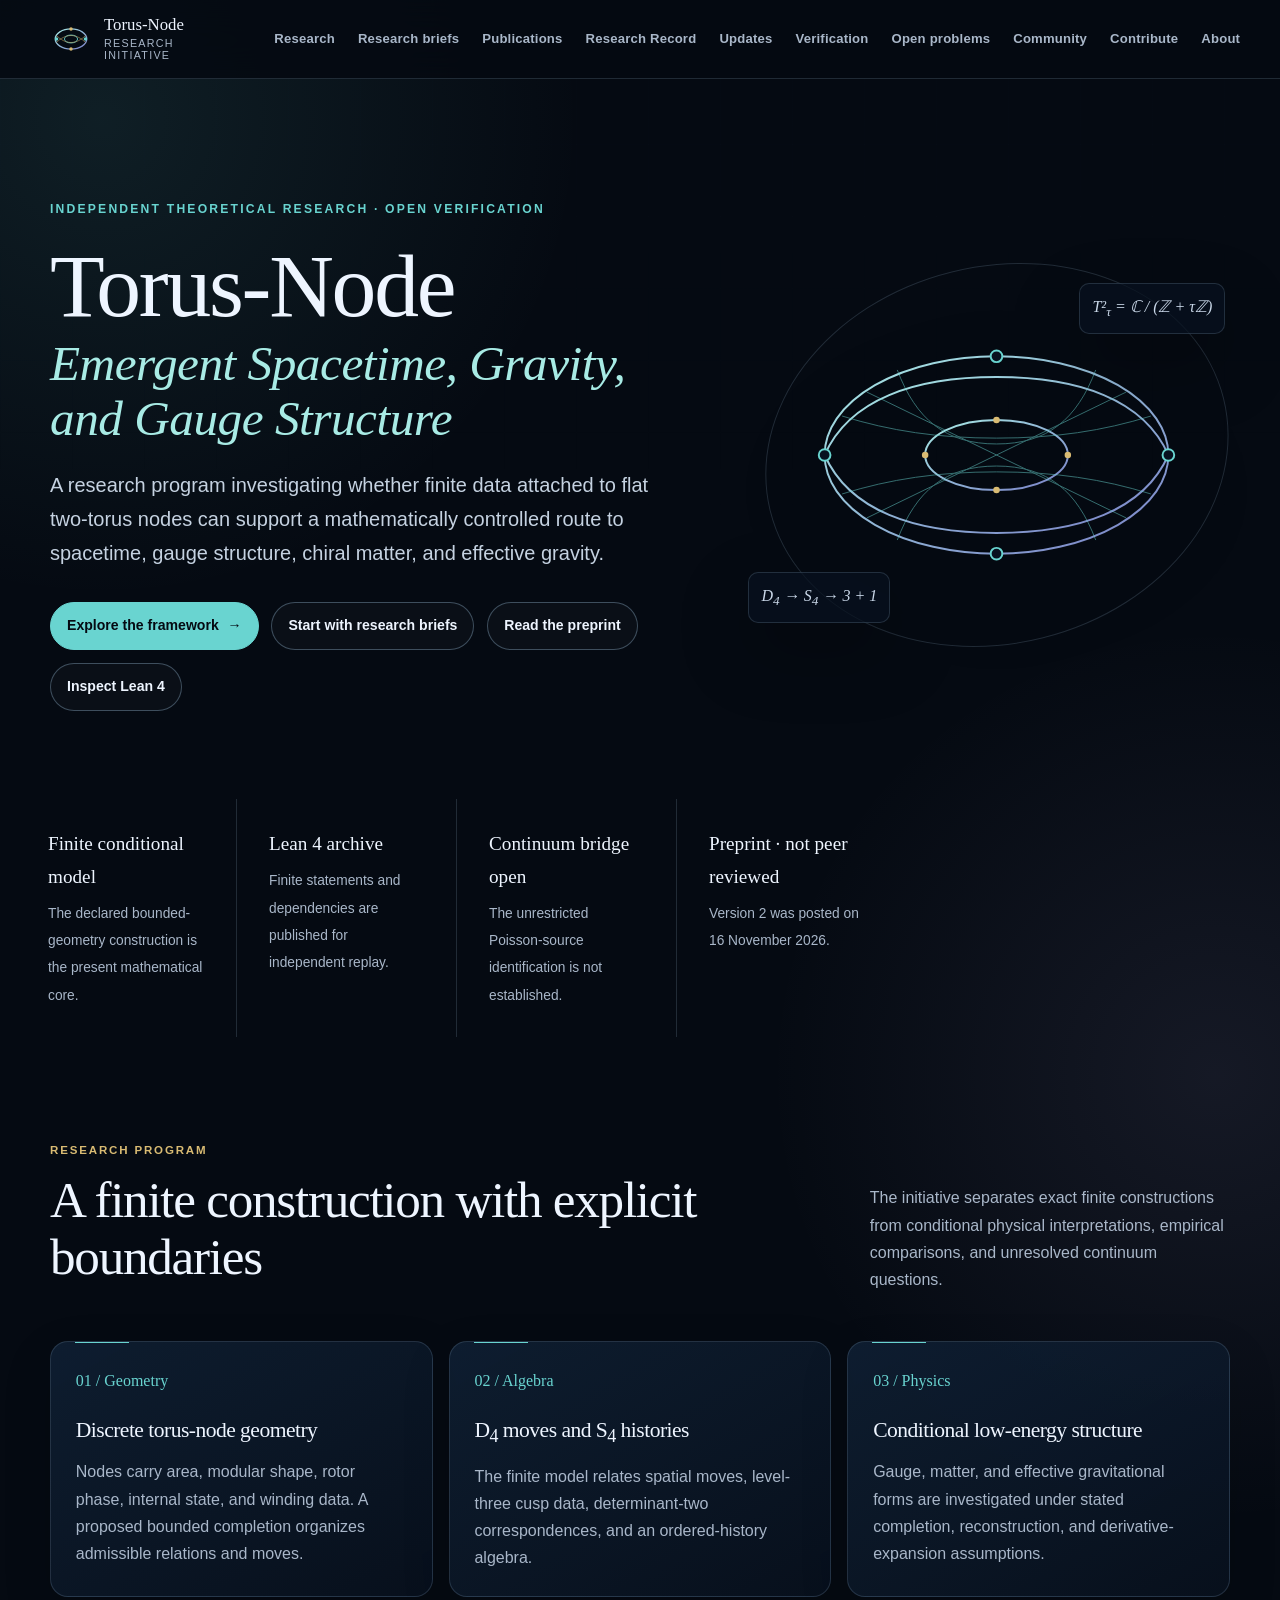
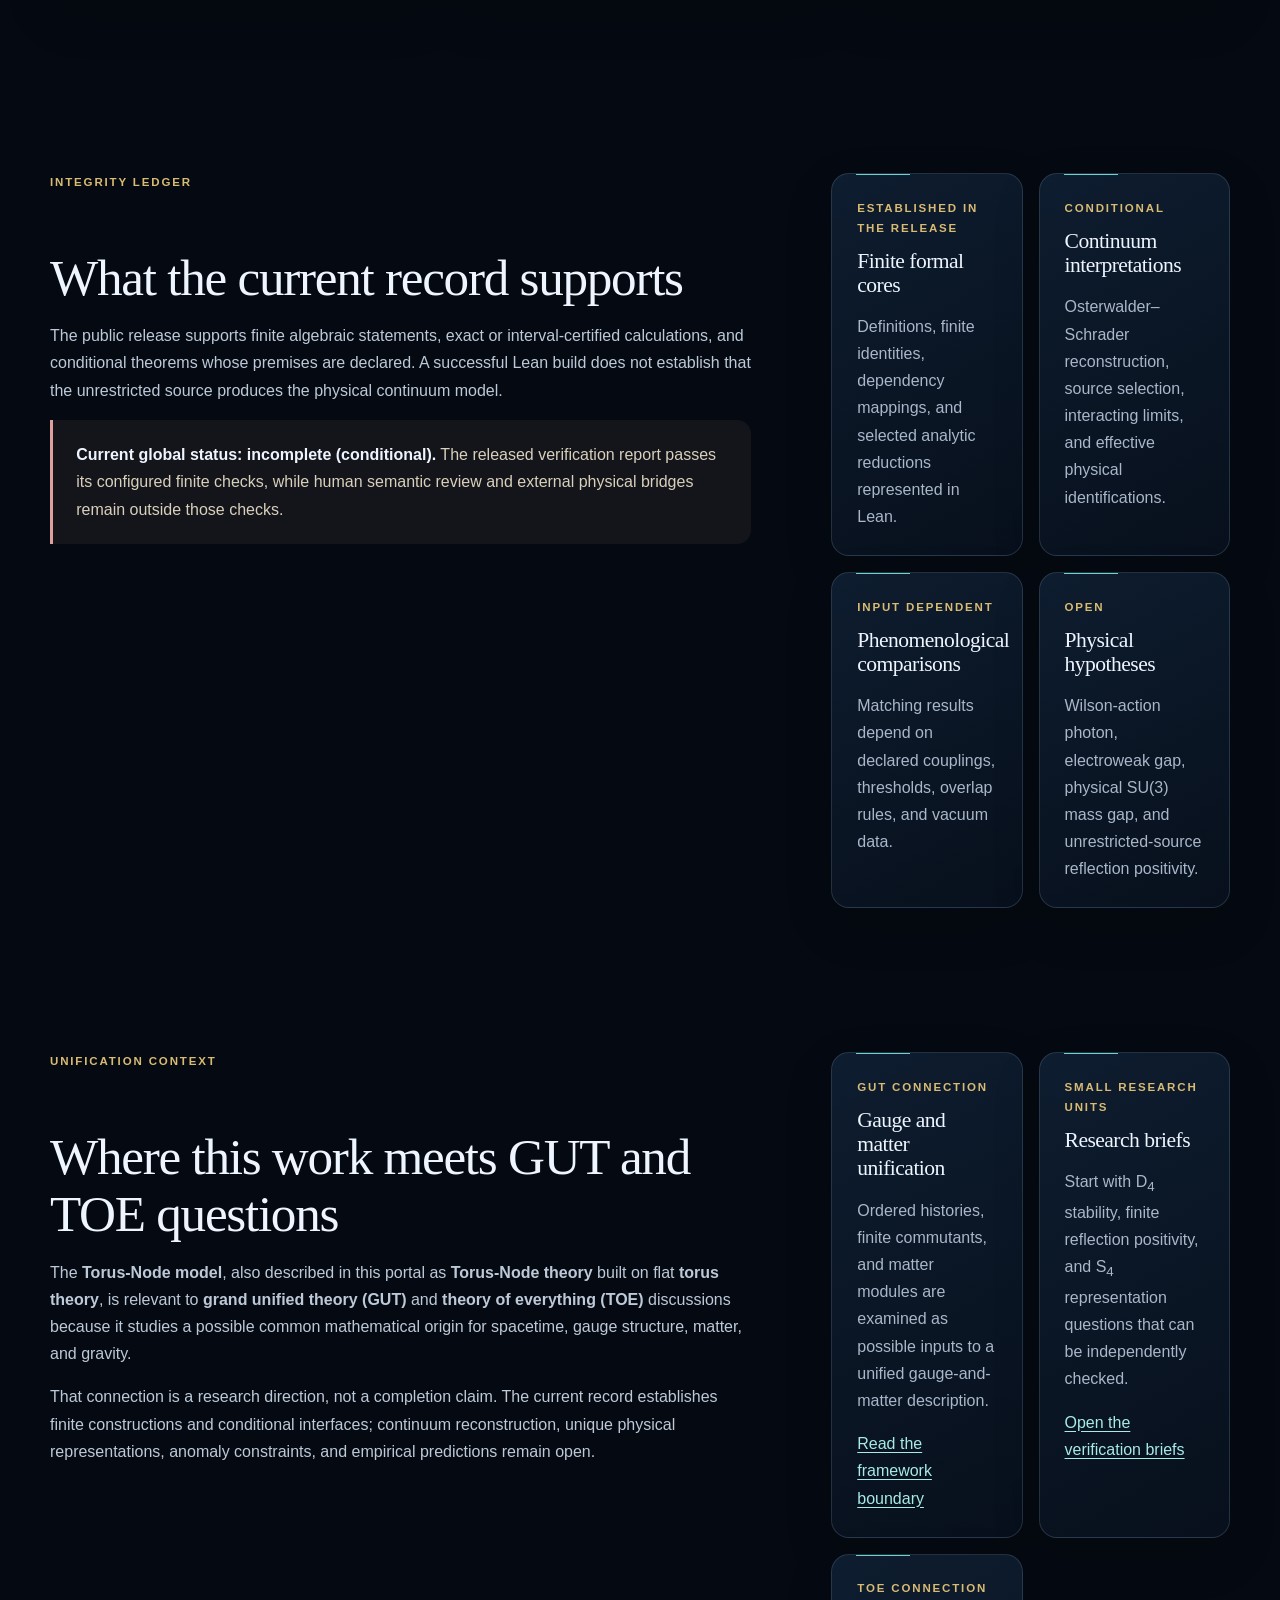
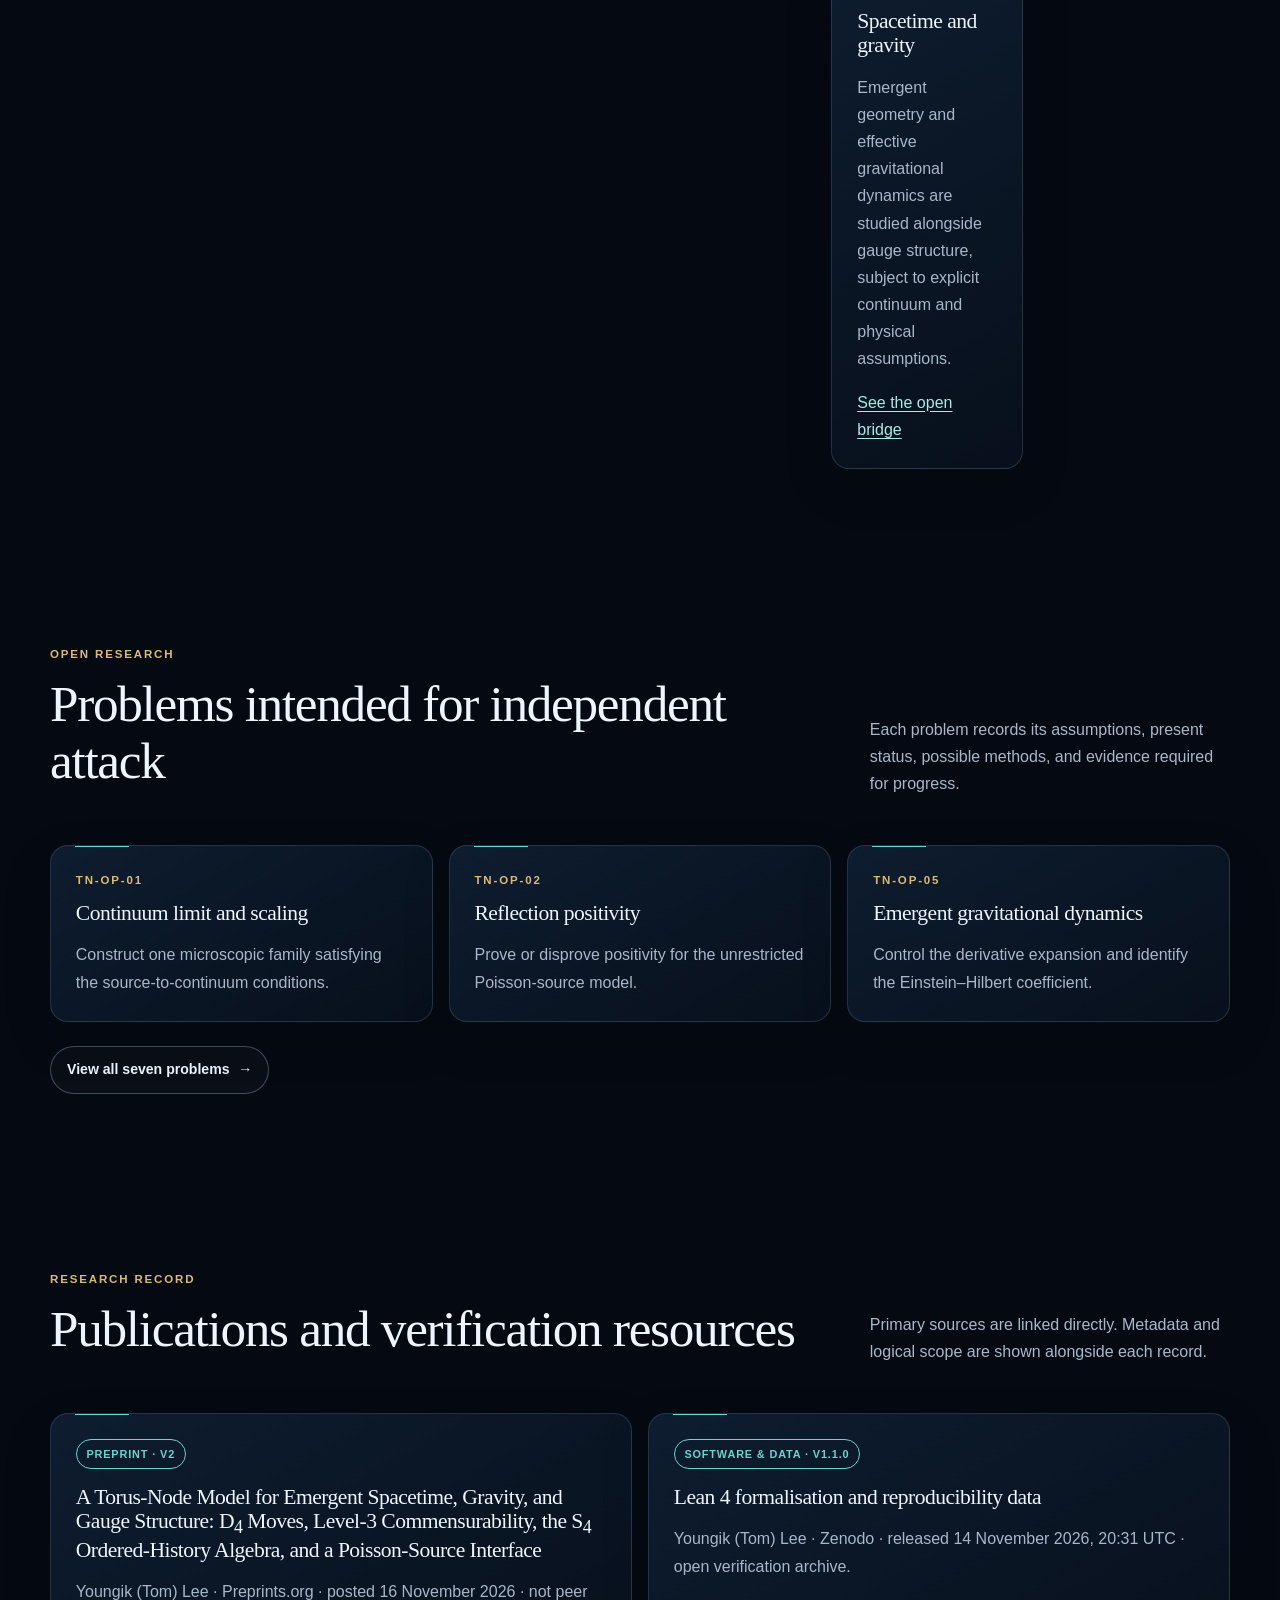
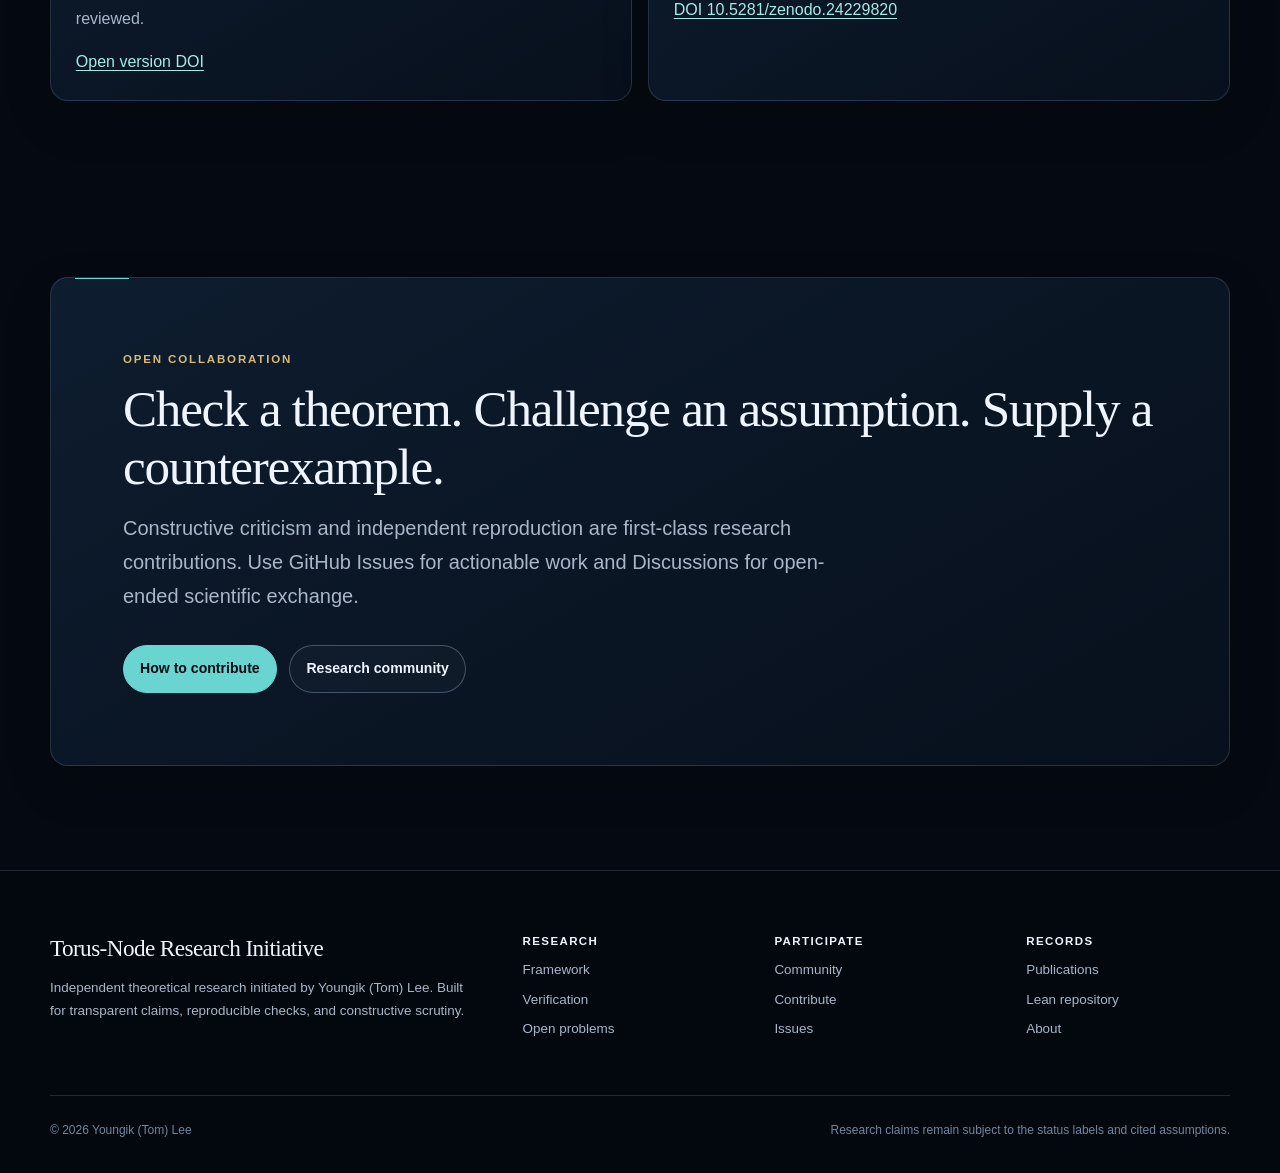
<file: index.html>
<!doctype html>
<html lang="en">
<head>
  <meta charset="utf-8">
  <meta name="viewport" content="width=device-width, initial-scale=1">
  <title>Torus-Node Model Research | Emergent Spacetime &amp; Quantum Gravity</title>
  <meta name="description" content="Independent Torus-Node model and torus theory research on emergent spacetime, quantum gravity, gauge structure, grand unified theory (GUT), and theory of everything (TOE).">
  <!-- SEO:START -->
  <meta name="robots" content="index, follow, max-image-preview:large">
  <meta property="og:site_name" content="Torus-Node Research Initiative">
  <meta property="og:title" content="Torus-Node Model Research | Emergent Spacetime &amp; Quantum Gravity">
  <meta property="og:description" content="Independent Torus-Node model and torus theory research on emergent spacetime, quantum gravity, gauge structure, grand unified theory (GUT), and theory of everything (TOE).">
  <meta property="og:type" content="website">
  <meta property="og:url" content="https://s6ygleee.github.io/torus-node/">
  <meta property="og:image" content="https://s6ygleee.github.io/torus-node/assets/images/torus-node-social.png">
  <meta property="og:image:width" content="1200">
  <meta property="og:image:height" content="630">
  <meta property="og:image:alt" content="Torus-Node Research Initiative: Emergent Spacetime, Gravity, and Gauge Structure">
  <meta name="twitter:card" content="summary_large_image">
  <meta name="twitter:title" content="Torus-Node Model Research | Emergent Spacetime &amp; Quantum Gravity">
  <meta name="twitter:description" content="Independent Torus-Node model and torus theory research on emergent spacetime, quantum gravity, gauge structure, grand unified theory (GUT), and theory of everything (TOE).">
  <meta name="twitter:image" content="https://s6ygleee.github.io/torus-node/assets/images/torus-node-social.png">
  <script type="application/ld+json">{"@context":"https://schema.org","@graph":[{"@type":"WebSite","@id":"https://s6ygleee.github.io/torus-node/#website","url":"https://s6ygleee.github.io/torus-node/","name":"Torus-Node Research Initiative","description":"Emergent Spacetime, Gravity, and Gauge Structure","inLanguage":"en","publisher":{"@id":"https://s6ygleee.github.io/torus-node/#youngik-tom-lee"}},{"@type":"WebPage","@id":"https://s6ygleee.github.io/torus-node/#webpage","url":"https://s6ygleee.github.io/torus-node/","name":"Torus-Node Model Research | Emergent Spacetime & Quantum Gravity","description":"Independent Torus-Node model and torus theory research on emergent spacetime, quantum gravity, gauge structure, grand unified theory (GUT), and theory of everything (TOE).","keywords":["Torus-Node","Torus-Node model","Torus-Node theory","torus theory","emergent spacetime","quantum gravity","grand unified theory","GUT","theory of everything","TOE","Lean 4 formal verification"],"isPartOf":{"@id":"https://s6ygleee.github.io/torus-node/#website"},"about":{"@id":"https://s6ygleee.github.io/torus-node/#initiative"},"dateModified":"2026-11-24","inLanguage":"en"},{"@type":"ResearchProject","@id":"https://s6ygleee.github.io/torus-node/#initiative","name":"Torus-Node Research Initiative","description":"Independent Torus-Node model and torus theory research on emergent spacetime, quantum gravity, gauge structure, grand unified theory, and theory of everything questions. The project does not claim a completed GUT or TOE.","keywords":["Torus-Node","Torus-Node model","Torus-Node theory","torus theory","emergent spacetime","quantum gravity","grand unified theory","GUT","theory of everything","TOE","Lean 4 formal verification"],"alternateName":["Torus-Node model","Torus-Node theory","Torus theory research"],"url":"https://s6ygleee.github.io/torus-node/","sameAs":["https://www.preprints.org/manuscript/202611.0941","https://github.com/s6ygleee/torus-node-lean4","https://doi.org/10.5281/zenodo.24229820"],"founder":{"@id":"https://s6ygleee.github.io/torus-node/#youngik-tom-lee"}},{"@type":"Person","@id":"https://s6ygleee.github.io/torus-node/#youngik-tom-lee","name":"Youngik (Tom) Lee","url":"https://github.com/s6ygleee","sameAs":["https://github.com/s6ygleee"]}]}</script>
  <!-- SEO:END -->
  <meta name="theme-color" content="#050a12">
  <meta name="google-site-verification" content="OmVE_s9zQdX3KdU8ONMf1OtzTQfxIhyMsjP9IjTv-5w" />
  <link rel="canonical" href="https://s6ygleee.github.io/torus-node/">
  <link rel="icon" href="assets/images/torus-node-mark.svg" type="image/svg+xml">
  <link rel="stylesheet" href="assets/css/styles.css">
  <script src="assets/js/main.js" defer></script>
</head>
<body>
  <a class="skip-link" href="#main">Skip to content</a>
  <header class="site-header">
    <div class="shell nav-wrap">
      <a class="brand" href="index.html"><img src="assets/images/torus-node-mark.svg" alt=""><span>Torus-Node<small>Research Initiative</small></span></a>
      <button class="nav-toggle" type="button" aria-expanded="false" aria-controls="site-nav" aria-label="Open navigation"><span></span></button>
      <nav class="site-nav" id="site-nav" aria-label="Primary navigation">
        <a href="research.html">Research</a><a href="research-briefs.html">Research briefs</a><a href="publications.html">Publications</a><a href="research-record.html">Research Record</a><a href="updates.html">Updates</a><a href="verification.html">Verification</a><a href="open-problems.html">Open problems</a><a href="community.html">Community</a><a href="contribute.html">Contribute</a><a href="about.html">About</a>
      </nav>
    </div>
  </header>

  <main id="main">
    <section class="hero">
      <div class="shell hero-grid">
        <div class="hero-copy">
          <p class="eyebrow">Independent theoretical research · Open verification</p>
          <h1>Torus-Node <span class="accent">Emergent Spacetime, Gravity, and Gauge Structure</span></h1>
          <p class="lede">A research program investigating whether finite data attached to flat two-torus nodes can support a mathematically controlled route to spacetime, gauge structure, chiral matter, and effective gravity.</p>
          <div class="actions">
            <a class="button primary" href="research.html">Explore the framework <span aria-hidden="true">→</span></a>
            <a class="button" href="research-briefs.html">Start with research briefs</a>
            <a class="button" href="https://www.preprints.org/manuscript/202611.0941">Read the preprint</a>
            <a class="button" href="https://github.com/s6ygleee/torus-node-lean4">Inspect Lean 4</a>
          </div>
        </div>
        <div class="torus-stage" aria-hidden="true">
          <img src="assets/images/torus-field.svg" alt="">
          <span class="formula one">T²<sub>τ</sub> = ℂ / (ℤ + τℤ)</span>
          <span class="formula two">D<sub>4</sub> → S<sub>4</sub> → 3 + 1</span>
        </div>
      </div>
    </section>

    <section class="status-grid" aria-label="Research status">
      <div class="shell status-grid">
        <div class="status-cell"><strong>Finite conditional model</strong><span>The declared bounded-geometry construction is the present mathematical core.</span></div>
        <div class="status-cell"><strong>Lean 4 archive</strong><span>Finite statements and dependencies are published for independent replay.</span></div>
        <div class="status-cell"><strong>Continuum bridge open</strong><span>The unrestricted Poisson-source identification is not established.</span></div>
        <div class="status-cell"><strong>Preprint · not peer reviewed</strong><span>Version 2 was posted on <time datetime="2026-11-16">16 November 2026</time>.</span></div>
      </div>
    </section>

    <section class="section">
      <div class="shell">
        <div class="section-head reveal">
          <div><span class="kicker">Research program</span><h2>A finite construction with explicit boundaries</h2></div>
          <p>The initiative separates exact finite constructions from conditional physical interpretations, empirical comparisons, and unresolved continuum questions.</p>
        </div>
        <div class="grid three">
          <article class="card reveal"><div class="ordinal">01 / Geometry</div><h3>Discrete torus-node geometry</h3><p>Nodes carry area, modular shape, rotor phase, internal state, and winding data. A proposed bounded completion organizes admissible relations and moves.</p></article>
          <article class="card reveal"><div class="ordinal">02 / Algebra</div><h3>D<sub>4</sub> moves and S<sub>4</sub> histories</h3><p>The finite model relates spatial moves, level-three cusp data, determinant-two correspondences, and an ordered-history algebra.</p></article>
          <article class="card reveal"><div class="ordinal">03 / Physics</div><h3>Conditional low-energy structure</h3><p>Gauge, matter, and effective gravitational forms are investigated under stated completion, reconstruction, and derivative-expansion assumptions.</p></article>
        </div>
      </div>
    </section>

    <section class="section compact">
      <div class="shell split">
        <div class="prose reveal">
          <span class="kicker">Integrity ledger</span>
          <h2>What the current record supports</h2>
          <p>The public release supports finite algebraic statements, exact or interval-certified calculations, and conditional theorems whose premises are declared. A successful Lean build does not establish that the unrestricted source produces the physical continuum model.</p>
          <div class="callout warning"><strong>Current global status: incomplete (conditional).</strong> The released verification report passes its configured finite checks, while human semantic review and external physical bridges remain outside those checks.</div>
        </div>
        <div class="grid two reveal">
          <article class="card"><span class="kicker">Established in the release</span><h3>Finite formal cores</h3><p>Definitions, finite identities, dependency mappings, and selected analytic reductions represented in Lean.</p></article>
          <article class="card"><span class="kicker">Conditional</span><h3>Continuum interpretations</h3><p>Osterwalder–Schrader reconstruction, source selection, interacting limits, and effective physical identifications.</p></article>
          <article class="card"><span class="kicker">Input dependent</span><h3>Phenomenological comparisons</h3><p>Matching results depend on declared couplings, thresholds, overlap rules, and vacuum data.</p></article>
          <article class="card"><span class="kicker">Open</span><h3>Physical hypotheses</h3><p>Wilson-action photon, electroweak gap, physical SU(3) mass gap, and unrestricted-source reflection positivity.</p></article>
        </div>
      </div>
    </section>

    <section class="section compact" id="unification-context">
      <div class="shell split">
        <div class="prose reveal">
          <span class="kicker">Unification context</span>
          <h2>Where this work meets GUT and TOE questions</h2>
          <p>The <strong>Torus-Node model</strong>, also described in this portal as <strong>Torus-Node theory</strong> built on flat <strong>torus theory</strong>, is relevant to <strong>grand unified theory (GUT)</strong> and <strong>theory of everything (TOE)</strong> discussions because it studies a possible common mathematical origin for spacetime, gauge structure, matter, and gravity.</p>
          <p>That connection is a research direction, not a completion claim. The current record establishes finite constructions and conditional interfaces; continuum reconstruction, unique physical representations, anomaly constraints, and empirical predictions remain open.</p>
        </div>
        <div class="grid two reveal">
          <article class="card"><span class="kicker">GUT connection</span><h3>Gauge and matter unification</h3><p>Ordered histories, finite commutants, and matter modules are examined as possible inputs to a unified gauge-and-matter description.</p><a href="research.html#unification-context">Read the framework boundary</a></article>
          <article class="card"><span class="kicker">Small research units</span><h3>Research briefs</h3><p>Start with D<sub>4</sub> stability, finite reflection positivity, and S<sub>4</sub> representation questions that can be independently checked.</p><a href="research-briefs.html">Open the verification briefs</a></article>
          <article class="card"><span class="kicker">TOE connection</span><h3>Spacetime and gravity</h3><p>Emergent geometry and effective gravitational dynamics are studied alongside gauge structure, subject to explicit continuum and physical assumptions.</p><a href="open-problems.html#continuum-limit">See the open bridge</a></article>
        </div>
      </div>
    </section>

    <section class="section">
      <div class="shell">
        <div class="section-head reveal"><div><span class="kicker">Open research</span><h2>Problems intended for independent attack</h2></div><p>Each problem records its assumptions, present status, possible methods, and evidence required for progress.</p></div>
        <div class="grid three">
          <a class="card card-link reveal" href="open-problems.html#continuum-limit"><span class="kicker">TN-OP-01</span><h3>Continuum limit and scaling</h3><p>Construct one microscopic family satisfying the source-to-continuum conditions.</p></a>
          <a class="card card-link reveal" href="open-problems.html#reflection-positivity"><span class="kicker">TN-OP-02</span><h3>Reflection positivity</h3><p>Prove or disprove positivity for the unrestricted Poisson-source model.</p></a>
          <a class="card card-link reveal" href="open-problems.html#gravity-dynamics"><span class="kicker">TN-OP-05</span><h3>Emergent gravitational dynamics</h3><p>Control the derivative expansion and identify the Einstein–Hilbert coefficient.</p></a>
        </div>
        <div class="actions" style="margin-top:1.5rem"><a class="button" href="open-problems.html">View all seven problems <span aria-hidden="true">→</span></a></div>
      </div>
    </section>

    <section class="section compact">
      <div class="shell">
        <div class="section-head reveal"><div><span class="kicker">Research record</span><h2>Publications and verification resources</h2></div><p>Primary sources are linked directly. Metadata and logical scope are shown alongside each record.</p></div>
        <div class="grid two"><!-- AUTO:INDEX_PREPRINT:START -->
          <article class="card reveal"><span class="tag preprint">Preprint · v2</span><h3 style="margin-top:1rem">A Torus-Node Model for Emergent Spacetime, Gravity, and Gauge Structure: D<sub>4</sub> Moves, Level-3 Commensurability, the S<sub>4</sub> Ordered-History Algebra, and a Poisson-Source Interface</h3><p>Youngik (Tom) Lee · Preprints.org · posted <time datetime="2026-11-16">16 November 2026</time> · not peer reviewed.</p><p><a href="https://doi.org/10.20944/preprints202611.0941.v2">Open version DOI</a></p></article>
<!-- AUTO:INDEX_PREPRINT:END --><!-- AUTO:INDEX_SOFTWARE:START -->
          <article class="card reveal"><span class="tag preprint">Software &amp; data · v1.1.0</span><h3 style="margin-top:1rem">Lean 4 formalisation and reproducibility data</h3><p>Youngik (Tom) Lee · Zenodo · released <time datetime="2026-11-14T20:31:04.017494Z">14 November 2026, 20:31 UTC</time> · open verification archive.</p><p><a href="https://doi.org/10.5281/zenodo.24229820">DOI 10.5281/zenodo.24229820</a></p></article>
<!-- AUTO:INDEX_SOFTWARE:END -->
        </div>
      </div>
    </section>

    <section class="section">
      <div class="shell card reveal" style="padding:clamp(2rem,6vw,4.5rem)">
        <span class="kicker">Open collaboration</span><h2>Check a theorem. Challenge an assumption. Supply a counterexample.</h2>
        <p class="lede">Constructive criticism and independent reproduction are first-class research contributions. Use GitHub Issues for actionable work and Discussions for open-ended scientific exchange.</p>
        <div class="actions"><a class="button primary" href="contribute.html">How to contribute</a><a class="button" href="community.html">Research community</a></div>
      </div>
    </section>
  </main>

  <footer class="site-footer">
    <div class="shell">
      <div class="footer-grid">
        <div><h2>Torus-Node Research Initiative</h2><p>Independent theoretical research initiated by Youngik (Tom) Lee. Built for transparent claims, reproducible checks, and constructive scrutiny.</p></div>
        <div><h3>Research</h3><a href="research.html">Framework</a><a href="verification.html">Verification</a><a href="open-problems.html">Open problems</a></div>
        <div><h3>Participate</h3><a href="community.html">Community</a><a href="contribute.html">Contribute</a><a href="https://github.com/s6ygleee/torus-node/issues">Issues</a></div>
        <div><h3>Records</h3><a href="publications.html">Publications</a><a href="https://github.com/s6ygleee/torus-node-lean4">Lean repository</a><a href="about.html">About</a></div>
      </div>
      <div class="footer-note"><span>© <span data-year></span> Youngik (Tom) Lee</span><span>Research claims remain subject to the status labels and cited assumptions.</span></div>
    </div>
  </footer>
</body>
</html>
</file>
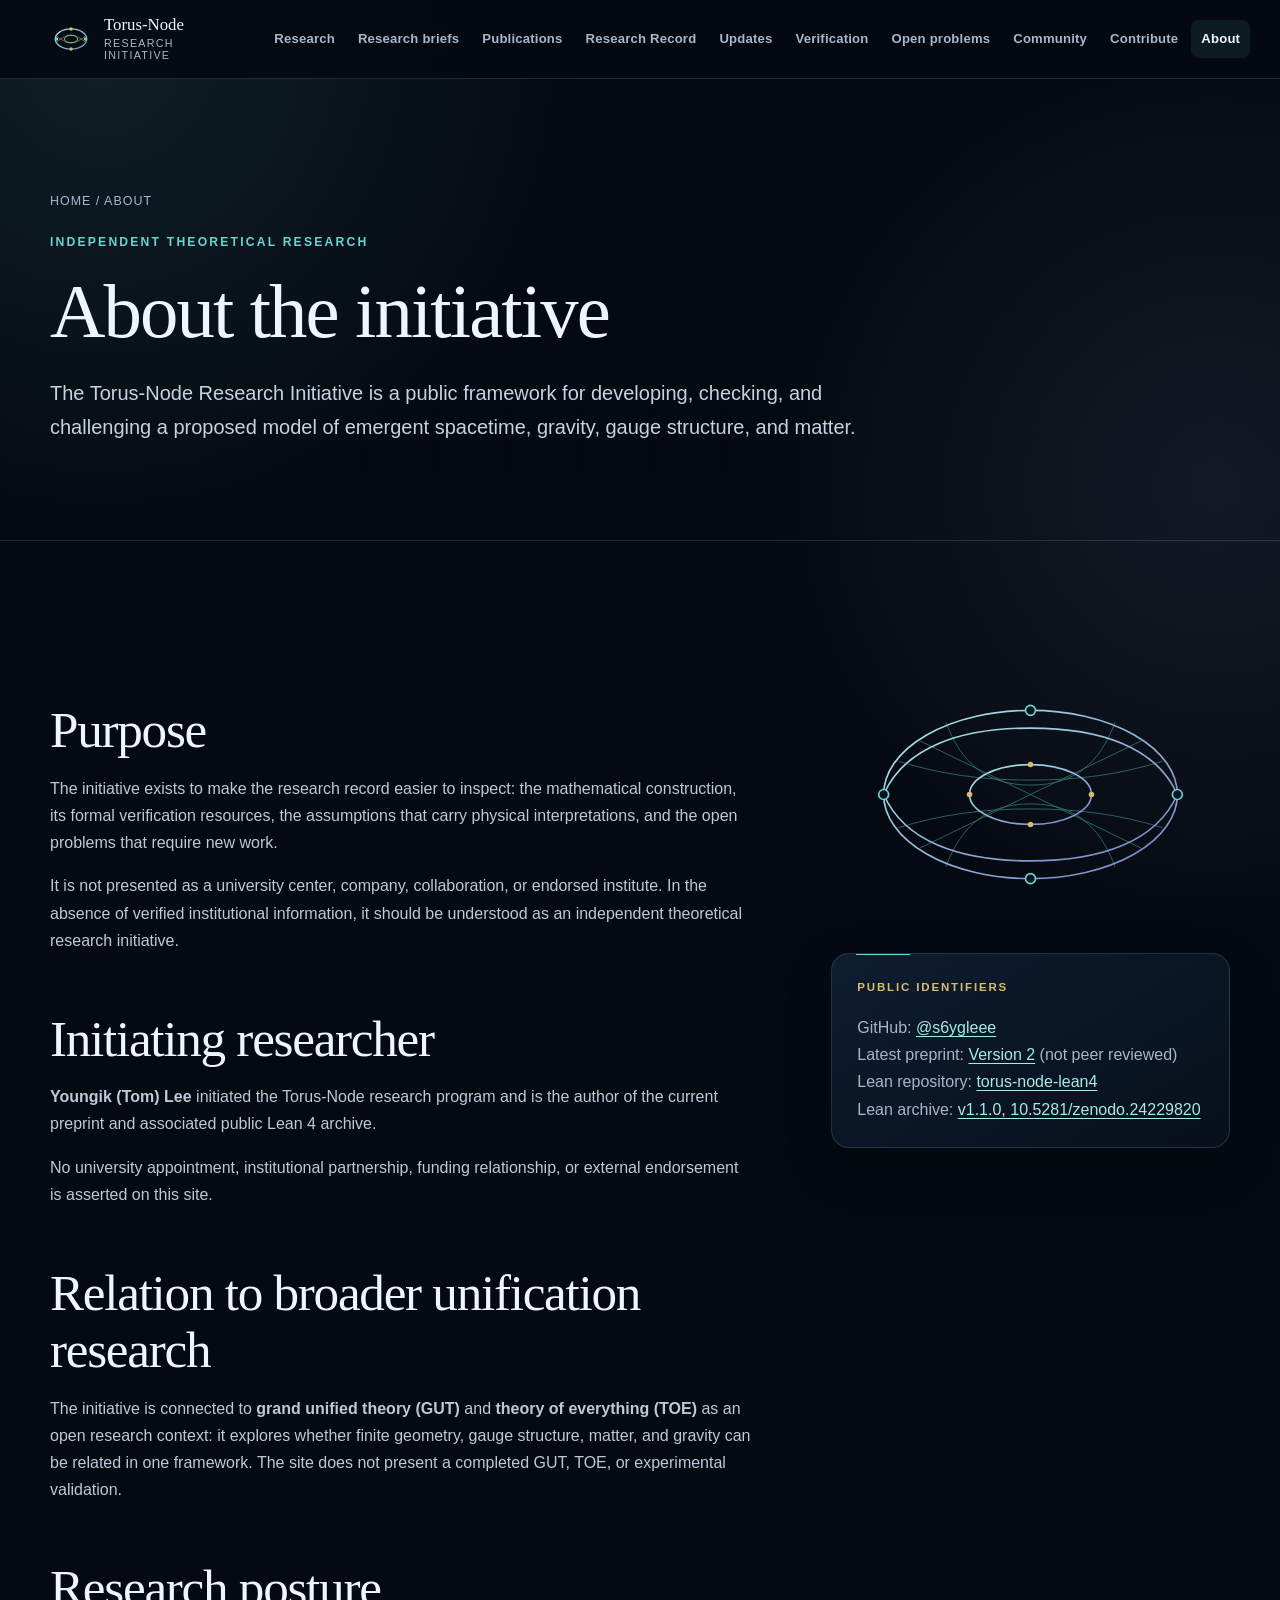
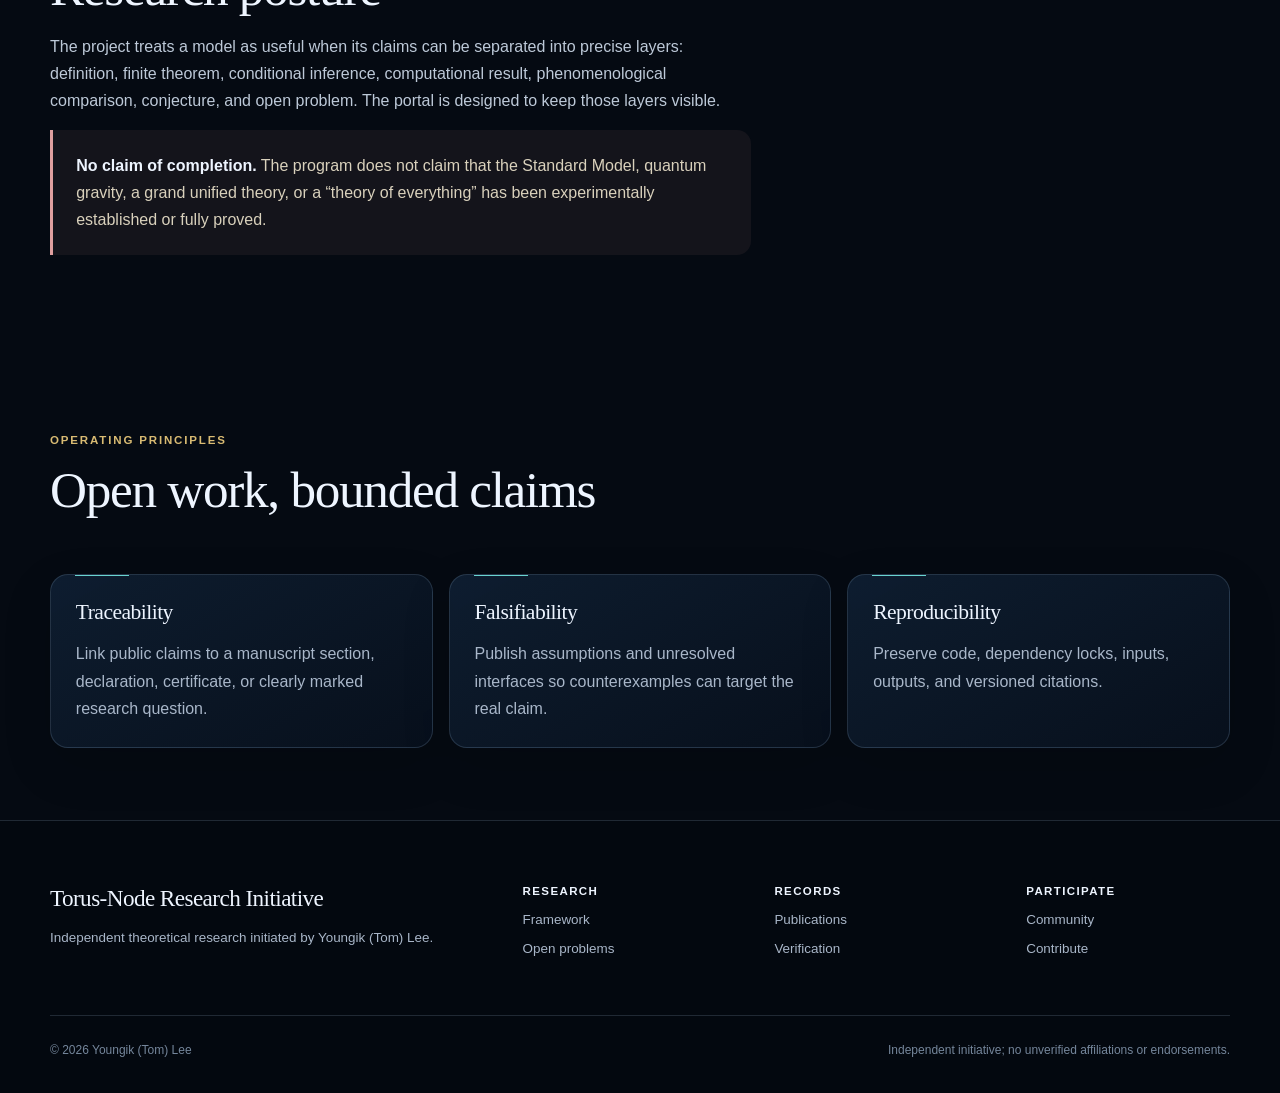
<file: about.html>
<!doctype html><html lang="en"><head><meta charset="utf-8"><meta name="viewport" content="width=device-width, initial-scale=1"><title>About · Torus-Node</title><meta name="description" content="About the independent Torus-Node Research Initiative and its initiating researcher, Youngik (Tom) Lee.">
  <!-- SEO:START -->
  <meta name="robots" content="index, follow, max-image-preview:large">
  <meta property="og:site_name" content="Torus-Node Research Initiative">
  <meta property="og:title" content="About · Torus-Node">
  <meta property="og:description" content="About the independent Torus-Node Research Initiative and its initiating researcher, Youngik (Tom) Lee.">
  <meta property="og:type" content="website">
  <meta property="og:url" content="https://s6ygleee.github.io/torus-node/about.html">
  <meta property="og:image" content="https://s6ygleee.github.io/torus-node/assets/images/torus-node-social.png">
  <meta property="og:image:width" content="1200">
  <meta property="og:image:height" content="630">
  <meta property="og:image:alt" content="Torus-Node Research Initiative: Emergent Spacetime, Gravity, and Gauge Structure">
  <meta name="twitter:card" content="summary_large_image">
  <meta name="twitter:title" content="About · Torus-Node">
  <meta name="twitter:description" content="About the independent Torus-Node Research Initiative and its initiating researcher, Youngik (Tom) Lee.">
  <meta name="twitter:image" content="https://s6ygleee.github.io/torus-node/assets/images/torus-node-social.png">
  <script type="application/ld+json">{"@context":"https://schema.org","@graph":[{"@type":"WebSite","@id":"https://s6ygleee.github.io/torus-node/#website","url":"https://s6ygleee.github.io/torus-node/","name":"Torus-Node Research Initiative","description":"Emergent Spacetime, Gravity, and Gauge Structure","inLanguage":"en","publisher":{"@id":"https://s6ygleee.github.io/torus-node/#youngik-tom-lee"}},{"@type":"WebPage","@id":"https://s6ygleee.github.io/torus-node/about.html#webpage","url":"https://s6ygleee.github.io/torus-node/about.html","name":"About · Torus-Node","description":"About the independent Torus-Node Research Initiative and its initiating researcher, Youngik (Tom) Lee.","keywords":["Torus-Node Research Initiative","Torus-Node model","Torus-Node theory","torus theory","grand unified theory","GUT","theory of everything","TOE","Youngik Tom Lee","independent theoretical physics research"],"isPartOf":{"@id":"https://s6ygleee.github.io/torus-node/#website"},"about":{"@id":"https://s6ygleee.github.io/torus-node/#initiative"},"dateModified":"2026-11-24","inLanguage":"en"},{"@type":"ResearchProject","@id":"https://s6ygleee.github.io/torus-node/#initiative","name":"Torus-Node Research Initiative","description":"Independent Torus-Node model and torus theory research on emergent spacetime, quantum gravity, gauge structure, grand unified theory, and theory of everything questions. The project does not claim a completed GUT or TOE.","keywords":["Torus-Node","Torus-Node model","Torus-Node theory","torus theory","emergent spacetime","quantum gravity","grand unified theory","GUT","theory of everything","TOE","Lean 4 formal verification"],"alternateName":["Torus-Node model","Torus-Node theory","Torus theory research"],"url":"https://s6ygleee.github.io/torus-node/","sameAs":["https://www.preprints.org/manuscript/202611.0941","https://github.com/s6ygleee/torus-node-lean4","https://doi.org/10.5281/zenodo.24229820"],"founder":{"@id":"https://s6ygleee.github.io/torus-node/#youngik-tom-lee"}},{"@type":"Person","@id":"https://s6ygleee.github.io/torus-node/#youngik-tom-lee","name":"Youngik (Tom) Lee","url":"https://github.com/s6ygleee","sameAs":["https://github.com/s6ygleee"]},{"@type":"BreadcrumbList","@id":"https://s6ygleee.github.io/torus-node/about.html#breadcrumb","itemListElement":[{"@type":"ListItem","position":1,"name":"Home","item":"https://s6ygleee.github.io/torus-node/"},{"@type":"ListItem","position":2,"name":"About","item":"https://s6ygleee.github.io/torus-node/about.html"}]}]}</script>
  <!-- SEO:END --><link rel="canonical" href="https://s6ygleee.github.io/torus-node/about.html"><link rel="icon" href="assets/images/torus-node-mark.svg" type="image/svg+xml"><link rel="stylesheet" href="assets/css/styles.css"><script src="assets/js/main.js" defer></script></head><body>
<a class="skip-link" href="#main">Skip to content</a><header class="site-header"><div class="shell nav-wrap"><a class="brand" href="index.html"><img src="assets/images/torus-node-mark.svg" alt=""><span>Torus-Node<small>Research Initiative</small></span></a><button class="nav-toggle" type="button" aria-expanded="false" aria-controls="site-nav" aria-label="Open navigation"><span></span></button><nav class="site-nav" id="site-nav" aria-label="Primary navigation"><a href="research.html">Research</a><a href="research-briefs.html">Research briefs</a><a href="publications.html">Publications</a><a href="research-record.html">Research Record</a><a href="updates.html">Updates</a><a href="verification.html">Verification</a><a href="open-problems.html">Open problems</a><a href="community.html">Community</a><a href="contribute.html">Contribute</a><a href="about.html">About</a></nav></div></header>
<main id="main"><header class="page-hero"><div class="shell"><p class="breadcrumbs"><a href="index.html">Home</a> / About</p><p class="eyebrow">Independent theoretical research</p><h1>About the initiative</h1><p class="lede">The Torus-Node Research Initiative is a public framework for developing, checking, and challenging a proposed model of emergent spacetime, gravity, gauge structure, and matter.</p></div></header>
<section class="section"><div class="shell split"><article class="prose"><h2>Purpose</h2><p>The initiative exists to make the research record easier to inspect: the mathematical construction, its formal verification resources, the assumptions that carry physical interpretations, and the open problems that require new work.</p><p>It is not presented as a university center, company, collaboration, or endorsed institute. In the absence of verified institutional information, it should be understood as an independent theoretical research initiative.</p><h2>Initiating researcher</h2><p><strong>Youngik (Tom) Lee</strong> initiated the Torus-Node research program and is the author of the current preprint and associated public Lean 4 archive.</p><p>No university appointment, institutional partnership, funding relationship, or external endorsement is asserted on this site.</p><h2>Relation to broader unification research</h2><p>The initiative is connected to <strong>grand unified theory (GUT)</strong> and <strong>theory of everything (TOE)</strong> as an open research context: it explores whether finite geometry, gauge structure, matter, and gravity can be related in one framework. The site does not present a completed GUT, TOE, or experimental validation.</p><h2>Research posture</h2><p>The project treats a model as useful when its claims can be separated into precise layers: definition, finite theorem, conditional inference, computational result, phenomenological comparison, conjecture, and open problem. The portal is designed to keep those layers visible.</p><div class="callout warning"><strong>No claim of completion.</strong> The program does not claim that the Standard Model, quantum gravity, a grand unified theory, or a “theory of everything” has been experimentally established or fully proved.</div></article><aside><img src="assets/images/torus-field.svg" alt="Abstract wireframe illustration of torus-node geometry"><div class="card"><span class="kicker">Public identifiers</span><!-- AUTO:ABOUT_IDENTIFIERS:START -->
<p>GitHub: <a href="https://github.com/s6ygleee">@s6ygleee</a><br>Latest preprint: <a href="https://doi.org/10.20944/preprints202611.0941.v2">Version 2</a> (not peer reviewed)<br>Lean repository: <a href="https://github.com/s6ygleee/torus-node-lean4">torus-node-lean4</a><br>Lean archive: <a href="https://doi.org/10.5281/zenodo.24229820">v1.1.0, 10.5281/zenodo.24229820</a></p>
<!-- AUTO:ABOUT_IDENTIFIERS:END --></div></aside></div></section>
<section class="section compact"><div class="shell"><div class="section-head"><div><span class="kicker">Operating principles</span><h2>Open work, bounded claims</h2></div></div><div class="grid three"><article class="card"><h3>Traceability</h3><p>Link public claims to a manuscript section, declaration, certificate, or clearly marked research question.</p></article><article class="card"><h3>Falsifiability</h3><p>Publish assumptions and unresolved interfaces so counterexamples can target the real claim.</p></article><article class="card"><h3>Reproducibility</h3><p>Preserve code, dependency locks, inputs, outputs, and versioned citations.</p></article></div></div></section>
</main><footer class="site-footer"><div class="shell"><div class="footer-grid"><div><h2>Torus-Node Research Initiative</h2><p>Independent theoretical research initiated by Youngik (Tom) Lee.</p></div><div><h3>Research</h3><a href="research.html">Framework</a><a href="open-problems.html">Open problems</a></div><div><h3>Records</h3><a href="publications.html">Publications</a><a href="verification.html">Verification</a></div><div><h3>Participate</h3><a href="community.html">Community</a><a href="contribute.html">Contribute</a></div></div><div class="footer-note"><span>© <span data-year></span> Youngik (Tom) Lee</span><span>Independent initiative; no unverified affiliations or endorsements.</span></div></div></footer></body></html>
</file>
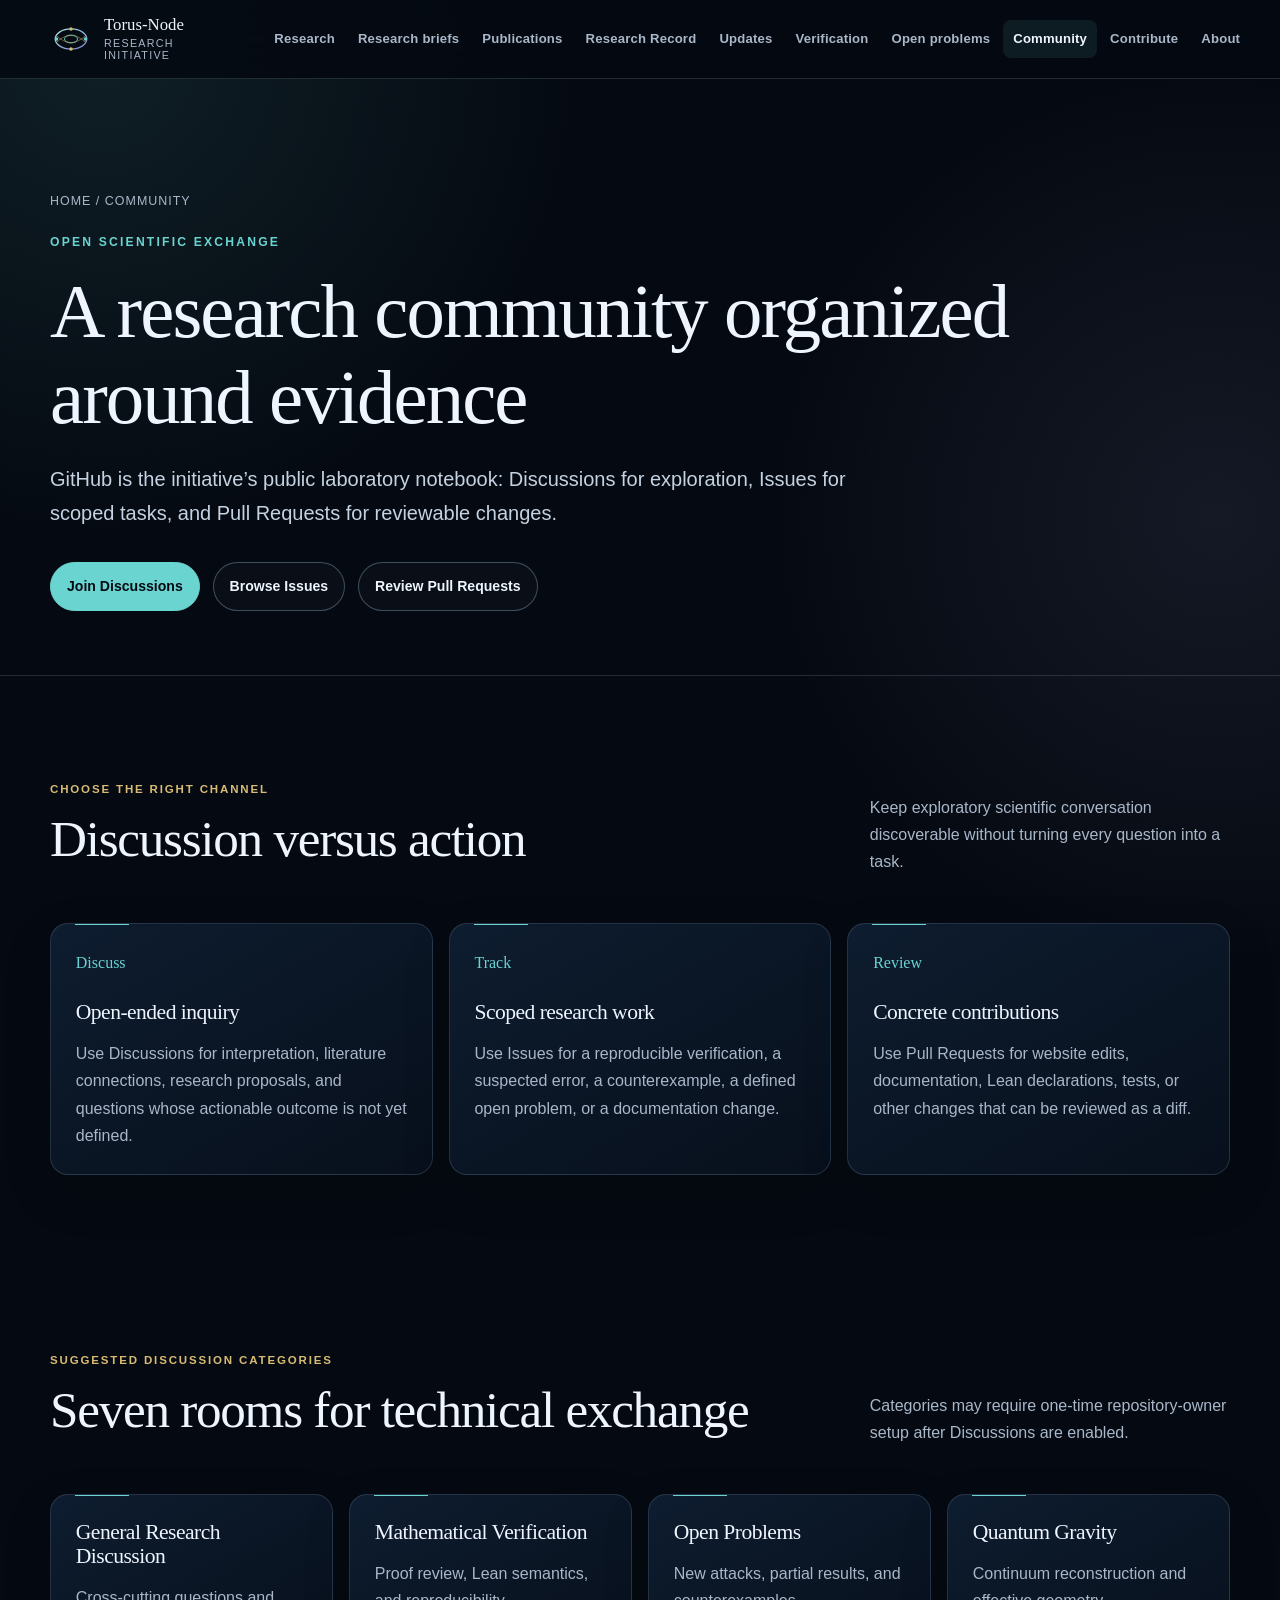
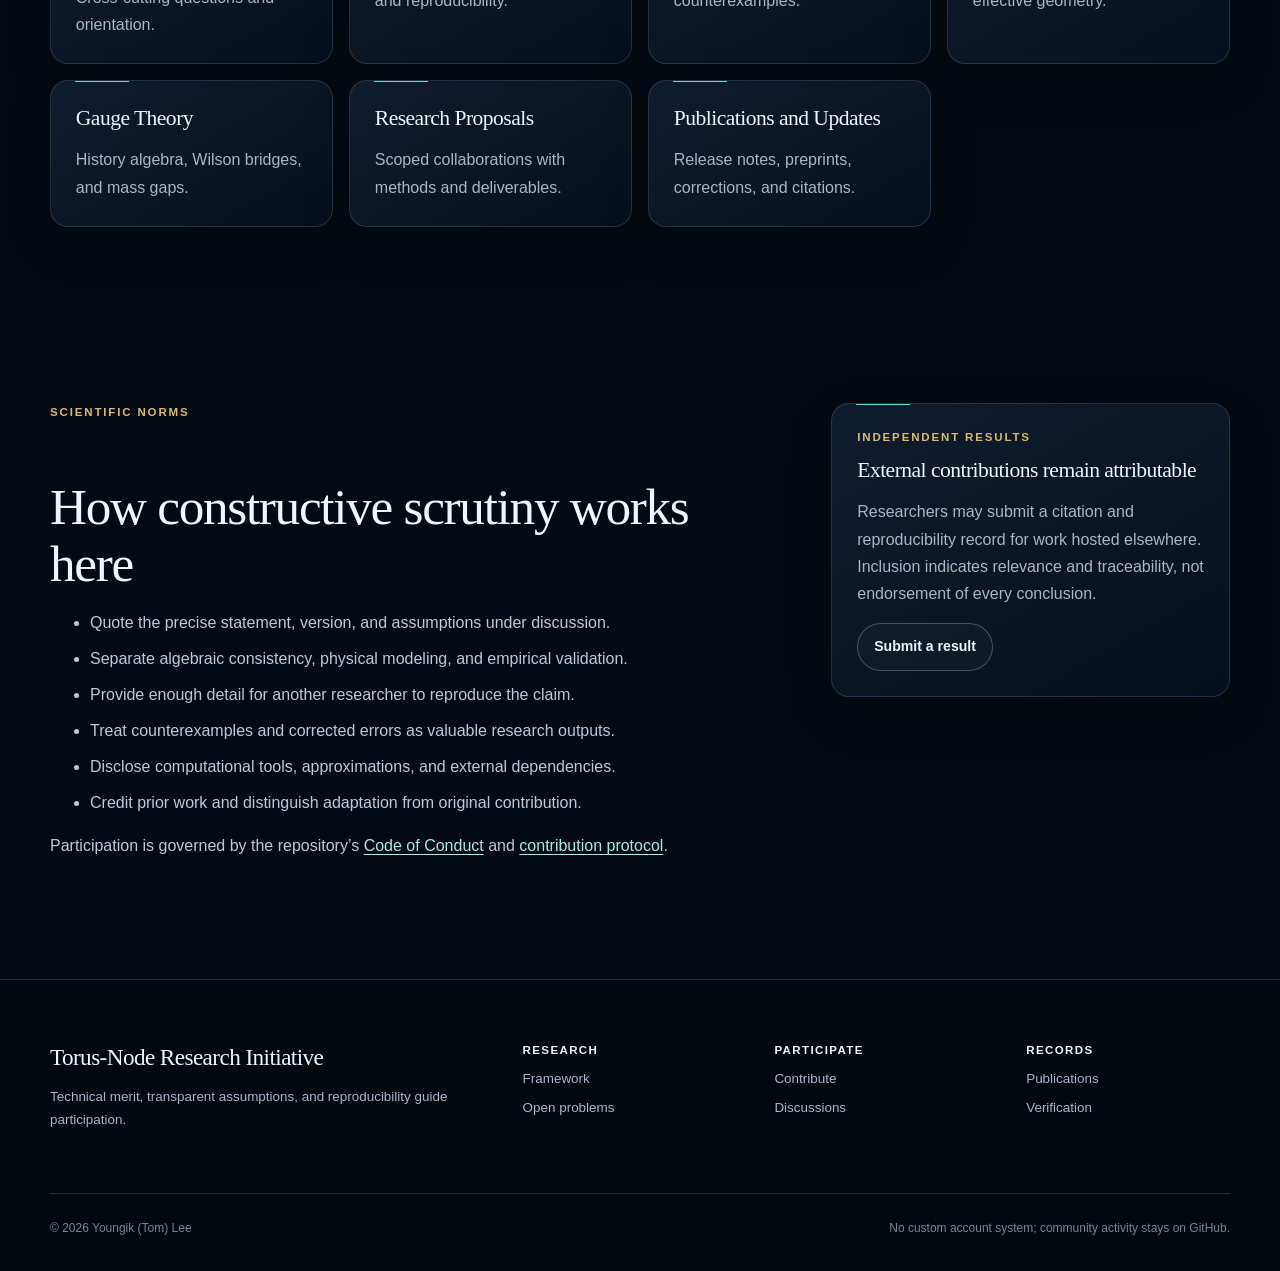
<file: community.html>
<!doctype html><html lang="en"><head><meta charset="utf-8"><meta name="viewport" content="width=device-width, initial-scale=1"><title>Research Community · Torus-Node</title><meta name="description" content="GitHub-based scientific discussion, issues, pull requests, and independent verification for the Torus-Node program.">
  <!-- SEO:START -->
  <meta name="robots" content="index, follow, max-image-preview:large">
  <meta property="og:site_name" content="Torus-Node Research Initiative">
  <meta property="og:title" content="Research Community · Torus-Node">
  <meta property="og:description" content="GitHub Discussions, Issues, Pull Requests, and evidence-based scientific exchange for the Torus-Node research program.">
  <meta property="og:type" content="website">
  <meta property="og:url" content="https://s6ygleee.github.io/torus-node/community.html">
  <meta property="og:image" content="https://s6ygleee.github.io/torus-node/assets/images/torus-node-social.png">
  <meta property="og:image:width" content="1200">
  <meta property="og:image:height" content="630">
  <meta property="og:image:alt" content="Torus-Node Research Initiative: Emergent Spacetime, Gravity, and Gauge Structure">
  <meta name="twitter:card" content="summary_large_image">
  <meta name="twitter:title" content="Research Community · Torus-Node">
  <meta name="twitter:description" content="GitHub Discussions, Issues, Pull Requests, and evidence-based scientific exchange for the Torus-Node research program.">
  <meta name="twitter:image" content="https://s6ygleee.github.io/torus-node/assets/images/torus-node-social.png">
  <script type="application/ld+json">{"@context":"https://schema.org","@graph":[{"@type":"WebSite","@id":"https://s6ygleee.github.io/torus-node/#website","url":"https://s6ygleee.github.io/torus-node/","name":"Torus-Node Research Initiative","description":"Emergent Spacetime, Gravity, and Gauge Structure","inLanguage":"en","publisher":{"@id":"https://s6ygleee.github.io/torus-node/#youngik-tom-lee"}},{"@type":"WebPage","@id":"https://s6ygleee.github.io/torus-node/community.html#webpage","url":"https://s6ygleee.github.io/torus-node/community.html","name":"Research Community · Torus-Node","description":"GitHub Discussions, Issues, Pull Requests, and evidence-based scientific exchange for the Torus-Node research program.","keywords":["open science","independent verification","mathematical research collaboration"],"isPartOf":{"@id":"https://s6ygleee.github.io/torus-node/#website"},"about":{"@id":"https://s6ygleee.github.io/torus-node/#initiative"},"dateModified":"2026-11-24","inLanguage":"en"},{"@type":"ResearchProject","@id":"https://s6ygleee.github.io/torus-node/#initiative","name":"Torus-Node Research Initiative","description":"Independent Torus-Node model and torus theory research on emergent spacetime, quantum gravity, gauge structure, grand unified theory, and theory of everything questions. The project does not claim a completed GUT or TOE.","keywords":["Torus-Node","Torus-Node model","Torus-Node theory","torus theory","emergent spacetime","quantum gravity","grand unified theory","GUT","theory of everything","TOE","Lean 4 formal verification"],"alternateName":["Torus-Node model","Torus-Node theory","Torus theory research"],"url":"https://s6ygleee.github.io/torus-node/","sameAs":["https://www.preprints.org/manuscript/202611.0941","https://github.com/s6ygleee/torus-node-lean4","https://doi.org/10.5281/zenodo.24229820"],"founder":{"@id":"https://s6ygleee.github.io/torus-node/#youngik-tom-lee"}},{"@type":"Person","@id":"https://s6ygleee.github.io/torus-node/#youngik-tom-lee","name":"Youngik (Tom) Lee","url":"https://github.com/s6ygleee","sameAs":["https://github.com/s6ygleee"]},{"@type":"BreadcrumbList","@id":"https://s6ygleee.github.io/torus-node/community.html#breadcrumb","itemListElement":[{"@type":"ListItem","position":1,"name":"Home","item":"https://s6ygleee.github.io/torus-node/"},{"@type":"ListItem","position":2,"name":"Research Community","item":"https://s6ygleee.github.io/torus-node/community.html"}]}]}</script>
  <!-- SEO:END --><link rel="canonical" href="https://s6ygleee.github.io/torus-node/community.html"><link rel="icon" href="assets/images/torus-node-mark.svg" type="image/svg+xml"><link rel="stylesheet" href="assets/css/styles.css"><script src="assets/js/main.js" defer></script></head><body>
<a class="skip-link" href="#main">Skip to content</a><header class="site-header"><div class="shell nav-wrap"><a class="brand" href="index.html"><img src="assets/images/torus-node-mark.svg" alt=""><span>Torus-Node<small>Research Initiative</small></span></a><button class="nav-toggle" type="button" aria-expanded="false" aria-controls="site-nav" aria-label="Open navigation"><span></span></button><nav class="site-nav" id="site-nav" aria-label="Primary navigation"><a href="research.html">Research</a><a href="research-briefs.html">Research briefs</a><a href="publications.html">Publications</a><a href="research-record.html">Research Record</a><a href="updates.html">Updates</a><a href="verification.html">Verification</a><a href="open-problems.html">Open problems</a><a href="community.html">Community</a><a href="contribute.html">Contribute</a><a href="about.html">About</a></nav></div></header>
<main id="main"><header class="page-hero"><div class="shell"><p class="breadcrumbs"><a href="index.html">Home</a> / Community</p><p class="eyebrow">Open scientific exchange</p><h1>A research community organized around evidence</h1><p class="lede">GitHub is the initiative’s public laboratory notebook: Discussions for exploration, Issues for scoped tasks, and Pull Requests for reviewable changes.</p><div class="actions"><a class="button primary" href="https://github.com/s6ygleee/torus-node/discussions">Join Discussions</a><a class="button" href="https://github.com/s6ygleee/torus-node/issues">Browse Issues</a><a class="button" href="https://github.com/s6ygleee/torus-node/pulls">Review Pull Requests</a></div></div></header>
<section class="section"><div class="shell"><div class="section-head"><div><span class="kicker">Choose the right channel</span><h2>Discussion versus action</h2></div><p>Keep exploratory scientific conversation discoverable without turning every question into a task.</p></div><div class="grid three"><article class="card"><div class="ordinal">Discuss</div><h3>Open-ended inquiry</h3><p>Use Discussions for interpretation, literature connections, research proposals, and questions whose actionable outcome is not yet defined.</p></article><article class="card"><div class="ordinal">Track</div><h3>Scoped research work</h3><p>Use Issues for a reproducible verification, a suspected error, a counterexample, a defined open problem, or a documentation change.</p></article><article class="card"><div class="ordinal">Review</div><h3>Concrete contributions</h3><p>Use Pull Requests for website edits, documentation, Lean declarations, tests, or other changes that can be reviewed as a diff.</p></article></div></div></section>
<section class="section compact"><div class="shell"><div class="section-head"><div><span class="kicker">Suggested Discussion categories</span><h2>Seven rooms for technical exchange</h2></div><p>Categories may require one-time repository-owner setup after Discussions are enabled.</p></div><div class="grid four"><article class="card"><h3>General Research Discussion</h3><p>Cross-cutting questions and orientation.</p></article><article class="card"><h3>Mathematical Verification</h3><p>Proof review, Lean semantics, and reproducibility.</p></article><article class="card"><h3>Open Problems</h3><p>New attacks, partial results, and counterexamples.</p></article><article class="card"><h3>Quantum Gravity</h3><p>Continuum reconstruction and effective geometry.</p></article><article class="card"><h3>Gauge Theory</h3><p>History algebra, Wilson bridges, and mass gaps.</p></article><article class="card"><h3>Research Proposals</h3><p>Scoped collaborations with methods and deliverables.</p></article><article class="card"><h3>Publications and Updates</h3><p>Release notes, preprints, corrections, and citations.</p></article></div></div></section>
<section class="section"><div class="shell split"><div class="prose"><span class="kicker">Scientific norms</span><h2>How constructive scrutiny works here</h2><ul><li>Quote the precise statement, version, and assumptions under discussion.</li><li>Separate algebraic consistency, physical modeling, and empirical validation.</li><li>Provide enough detail for another researcher to reproduce the claim.</li><li>Treat counterexamples and corrected errors as valuable research outputs.</li><li>Disclose computational tools, approximations, and external dependencies.</li><li>Credit prior work and distinguish adaptation from original contribution.</li></ul><p>Participation is governed by the repository’s <a href="CODE_OF_CONDUCT.md">Code of Conduct</a> and <a href="CONTRIBUTING.md">contribution protocol</a>.</p></div><aside class="card"><span class="kicker">Independent results</span><h3>External contributions remain attributable</h3><p>Researchers may submit a citation and reproducibility record for work hosted elsewhere. Inclusion indicates relevance and traceability, not endorsement of every conclusion.</p><a class="button" href="https://github.com/s6ygleee/torus-node/issues/new?template=independent-research-result.yml">Submit a result</a></aside></div></section>
</main><footer class="site-footer"><div class="shell"><div class="footer-grid"><div><h2>Torus-Node Research Initiative</h2><p>Technical merit, transparent assumptions, and reproducibility guide participation.</p></div><div><h3>Research</h3><a href="research.html">Framework</a><a href="open-problems.html">Open problems</a></div><div><h3>Participate</h3><a href="contribute.html">Contribute</a><a href="https://github.com/s6ygleee/torus-node/discussions">Discussions</a></div><div><h3>Records</h3><a href="publications.html">Publications</a><a href="verification.html">Verification</a></div></div><div class="footer-note"><span>© <span data-year></span> Youngik (Tom) Lee</span><span>No custom account system; community activity stays on GitHub.</span></div></div></footer></body></html>
</file>
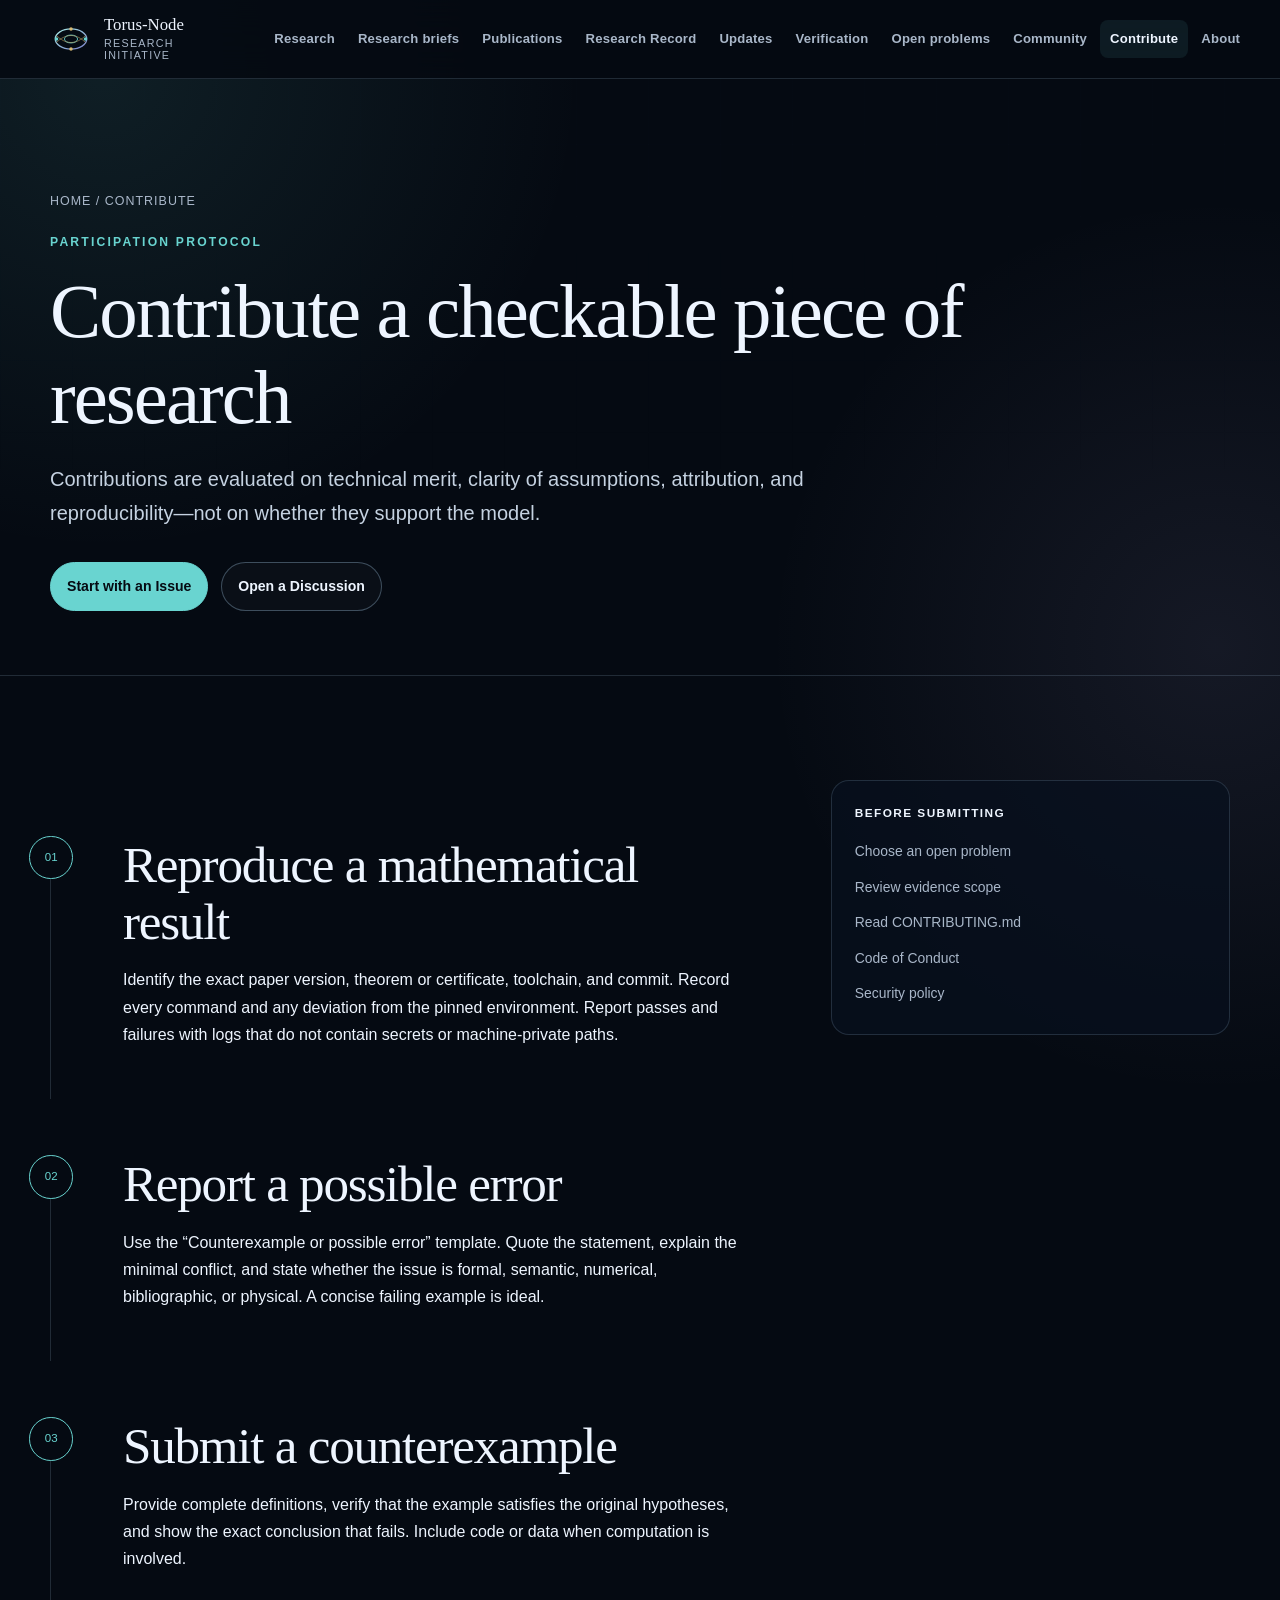
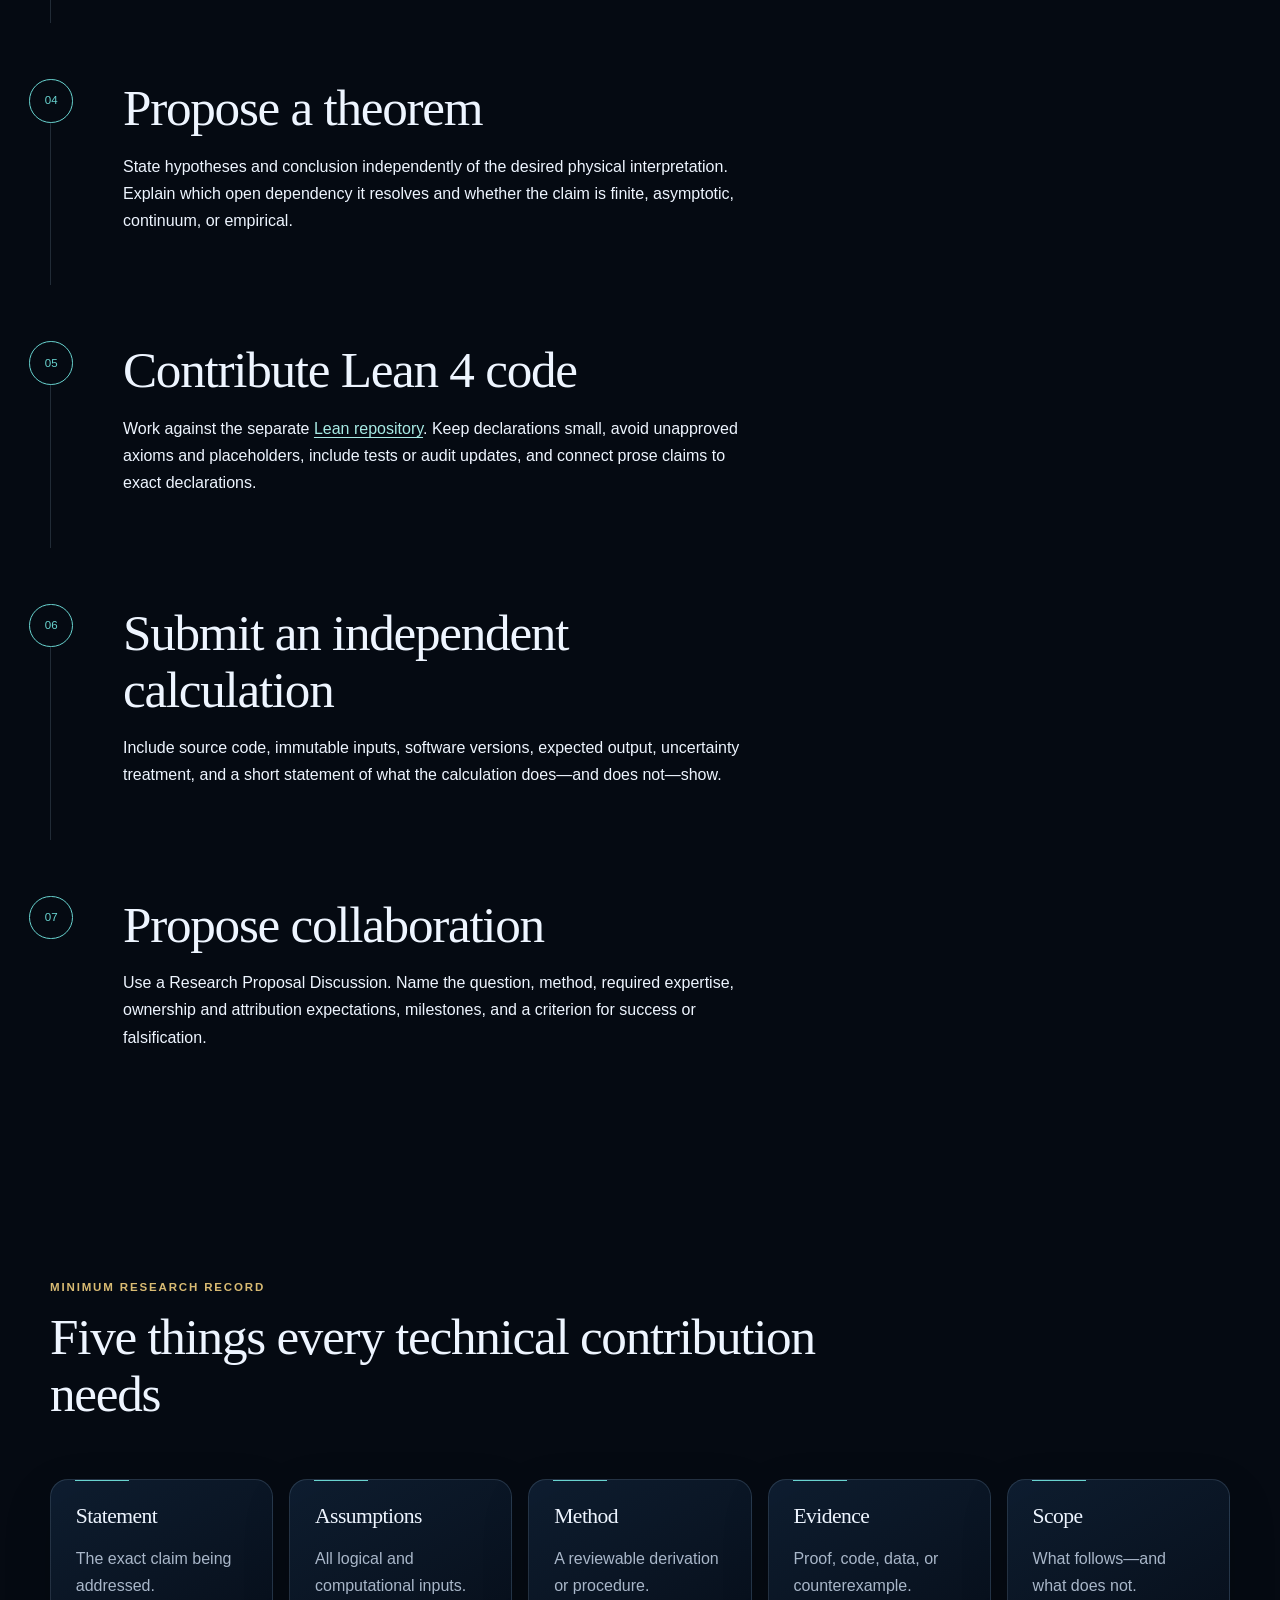
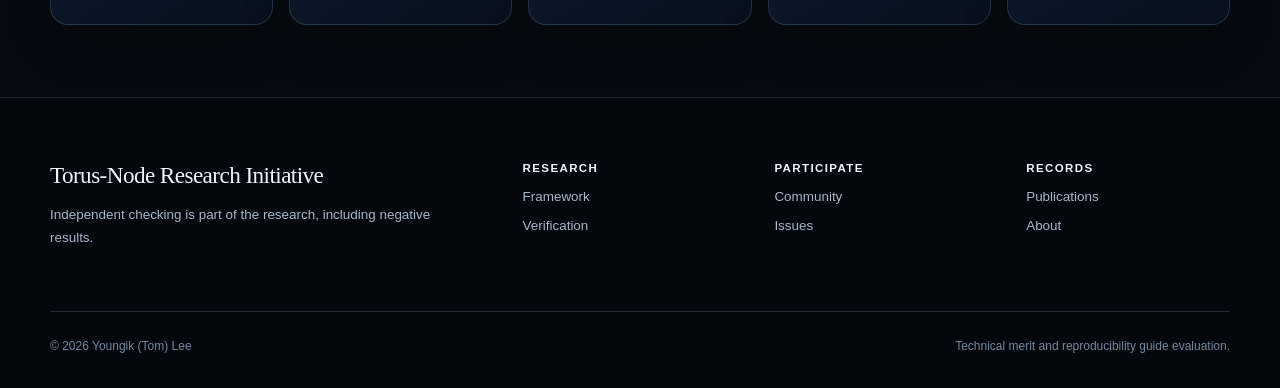
<file: contribute.html>
<!doctype html><html lang="en"><head><meta charset="utf-8"><meta name="viewport" content="width=device-width, initial-scale=1"><title>Contribute · Torus-Node</title><meta name="description" content="How to reproduce results, report errors, submit counterexamples, contribute Lean code, and propose research collaboration.">
  <!-- SEO:START -->
  <meta name="robots" content="index, follow, max-image-preview:large">
  <meta property="og:site_name" content="Torus-Node Research Initiative">
  <meta property="og:title" content="Contribute · Torus-Node">
  <meta property="og:description" content="How to reproduce results, report errors, submit counterexamples, contribute Lean code, and propose research collaboration.">
  <meta property="og:type" content="website">
  <meta property="og:url" content="https://s6ygleee.github.io/torus-node/contribute.html">
  <meta property="og:image" content="https://s6ygleee.github.io/torus-node/assets/images/torus-node-social.png">
  <meta property="og:image:width" content="1200">
  <meta property="og:image:height" content="630">
  <meta property="og:image:alt" content="Torus-Node Research Initiative: Emergent Spacetime, Gravity, and Gauge Structure">
  <meta name="twitter:card" content="summary_large_image">
  <meta name="twitter:title" content="Contribute · Torus-Node">
  <meta name="twitter:description" content="How to reproduce results, report errors, submit counterexamples, contribute Lean code, and propose research collaboration.">
  <meta name="twitter:image" content="https://s6ygleee.github.io/torus-node/assets/images/torus-node-social.png">
  <script type="application/ld+json">{"@context":"https://schema.org","@graph":[{"@type":"WebSite","@id":"https://s6ygleee.github.io/torus-node/#website","url":"https://s6ygleee.github.io/torus-node/","name":"Torus-Node Research Initiative","description":"Emergent Spacetime, Gravity, and Gauge Structure","inLanguage":"en","publisher":{"@id":"https://s6ygleee.github.io/torus-node/#youngik-tom-lee"}},{"@type":"WebPage","@id":"https://s6ygleee.github.io/torus-node/contribute.html#webpage","url":"https://s6ygleee.github.io/torus-node/contribute.html","name":"Contribute · Torus-Node","description":"How to reproduce results, report errors, submit counterexamples, contribute Lean code, and propose research collaboration.","keywords":["research reproducibility","counterexamples","Lean 4 contributions"],"isPartOf":{"@id":"https://s6ygleee.github.io/torus-node/#website"},"about":{"@id":"https://s6ygleee.github.io/torus-node/#initiative"},"dateModified":"2026-11-24","inLanguage":"en"},{"@type":"ResearchProject","@id":"https://s6ygleee.github.io/torus-node/#initiative","name":"Torus-Node Research Initiative","description":"Independent Torus-Node model and torus theory research on emergent spacetime, quantum gravity, gauge structure, grand unified theory, and theory of everything questions. The project does not claim a completed GUT or TOE.","keywords":["Torus-Node","Torus-Node model","Torus-Node theory","torus theory","emergent spacetime","quantum gravity","grand unified theory","GUT","theory of everything","TOE","Lean 4 formal verification"],"alternateName":["Torus-Node model","Torus-Node theory","Torus theory research"],"url":"https://s6ygleee.github.io/torus-node/","sameAs":["https://www.preprints.org/manuscript/202611.0941","https://github.com/s6ygleee/torus-node-lean4","https://doi.org/10.5281/zenodo.24229820"],"founder":{"@id":"https://s6ygleee.github.io/torus-node/#youngik-tom-lee"}},{"@type":"Person","@id":"https://s6ygleee.github.io/torus-node/#youngik-tom-lee","name":"Youngik (Tom) Lee","url":"https://github.com/s6ygleee","sameAs":["https://github.com/s6ygleee"]},{"@type":"BreadcrumbList","@id":"https://s6ygleee.github.io/torus-node/contribute.html#breadcrumb","itemListElement":[{"@type":"ListItem","position":1,"name":"Home","item":"https://s6ygleee.github.io/torus-node/"},{"@type":"ListItem","position":2,"name":"Contribute","item":"https://s6ygleee.github.io/torus-node/contribute.html"}]}]}</script>
  <!-- SEO:END --><link rel="canonical" href="https://s6ygleee.github.io/torus-node/contribute.html"><link rel="icon" href="assets/images/torus-node-mark.svg" type="image/svg+xml"><link rel="stylesheet" href="assets/css/styles.css"><script src="assets/js/main.js" defer></script></head><body>
<a class="skip-link" href="#main">Skip to content</a><header class="site-header"><div class="shell nav-wrap"><a class="brand" href="index.html"><img src="assets/images/torus-node-mark.svg" alt=""><span>Torus-Node<small>Research Initiative</small></span></a><button class="nav-toggle" type="button" aria-expanded="false" aria-controls="site-nav" aria-label="Open navigation"><span></span></button><nav class="site-nav" id="site-nav" aria-label="Primary navigation"><a href="research.html">Research</a><a href="research-briefs.html">Research briefs</a><a href="publications.html">Publications</a><a href="research-record.html">Research Record</a><a href="updates.html">Updates</a><a href="verification.html">Verification</a><a href="open-problems.html">Open problems</a><a href="community.html">Community</a><a href="contribute.html">Contribute</a><a href="about.html">About</a></nav></div></header>
<main id="main"><header class="page-hero"><div class="shell"><p class="breadcrumbs"><a href="index.html">Home</a> / Contribute</p><p class="eyebrow">Participation protocol</p><h1>Contribute a checkable piece of research</h1><p class="lede">Contributions are evaluated on technical merit, clarity of assumptions, attribution, and reproducibility—not on whether they support the model.</p><div class="actions"><a class="button primary" href="https://github.com/s6ygleee/torus-node/issues/new/choose">Start with an Issue</a><a class="button" href="https://github.com/s6ygleee/torus-node/discussions">Open a Discussion</a></div></div></header>
<section class="section"><div class="shell split"><div class="prose"><div class="steps">
  <section class="step"><h2>Reproduce a mathematical result</h2><p>Identify the exact paper version, theorem or certificate, toolchain, and commit. Record every command and any deviation from the pinned environment. Report passes and failures with logs that do not contain secrets or machine-private paths.</p></section>
  <section class="step"><h2>Report a possible error</h2><p>Use the “Counterexample or possible error” template. Quote the statement, explain the minimal conflict, and state whether the issue is formal, semantic, numerical, bibliographic, or physical. A concise failing example is ideal.</p></section>
  <section class="step"><h2>Submit a counterexample</h2><p>Provide complete definitions, verify that the example satisfies the original hypotheses, and show the exact conclusion that fails. Include code or data when computation is involved.</p></section>
  <section class="step"><h2>Propose a theorem</h2><p>State hypotheses and conclusion independently of the desired physical interpretation. Explain which open dependency it resolves and whether the claim is finite, asymptotic, continuum, or empirical.</p></section>
  <section class="step"><h2>Contribute Lean 4 code</h2><p>Work against the separate <a href="https://github.com/s6ygleee/torus-node-lean4">Lean repository</a>. Keep declarations small, avoid unapproved axioms and placeholders, include tests or audit updates, and connect prose claims to exact declarations.</p></section>
  <section class="step"><h2>Submit an independent calculation</h2><p>Include source code, immutable inputs, software versions, expected output, uncertainty treatment, and a short statement of what the calculation does—and does not—show.</p></section>
  <section class="step"><h2>Propose collaboration</h2><p>Use a Research Proposal Discussion. Name the question, method, required expertise, ownership and attribution expectations, milestones, and a criterion for success or falsification.</p></section>
</div></div><aside class="toc"><strong>Before submitting</strong><a href="open-problems.html">Choose an open problem</a><a href="verification.html">Review evidence scope</a><a href="CONTRIBUTING.md">Read CONTRIBUTING.md</a><a href="CODE_OF_CONDUCT.md">Code of Conduct</a><a href="SECURITY.md">Security policy</a></aside></div></section>
<section class="section compact"><div class="shell"><div class="section-head"><div><span class="kicker">Minimum research record</span><h2>Five things every technical contribution needs</h2></div></div><div class="grid five"><article class="card"><h3>Statement</h3><p>The exact claim being addressed.</p></article><article class="card"><h3>Assumptions</h3><p>All logical and computational inputs.</p></article><article class="card"><h3>Method</h3><p>A reviewable derivation or procedure.</p></article><article class="card"><h3>Evidence</h3><p>Proof, code, data, or counterexample.</p></article><article class="card"><h3>Scope</h3><p>What follows—and what does not.</p></article></div></div></section>
</main><footer class="site-footer"><div class="shell"><div class="footer-grid"><div><h2>Torus-Node Research Initiative</h2><p>Independent checking is part of the research, including negative results.</p></div><div><h3>Research</h3><a href="research.html">Framework</a><a href="verification.html">Verification</a></div><div><h3>Participate</h3><a href="community.html">Community</a><a href="https://github.com/s6ygleee/torus-node/issues">Issues</a></div><div><h3>Records</h3><a href="publications.html">Publications</a><a href="about.html">About</a></div></div><div class="footer-note"><span>© <span data-year></span> Youngik (Tom) Lee</span><span>Technical merit and reproducibility guide evaluation.</span></div></div></footer></body></html>
</file>
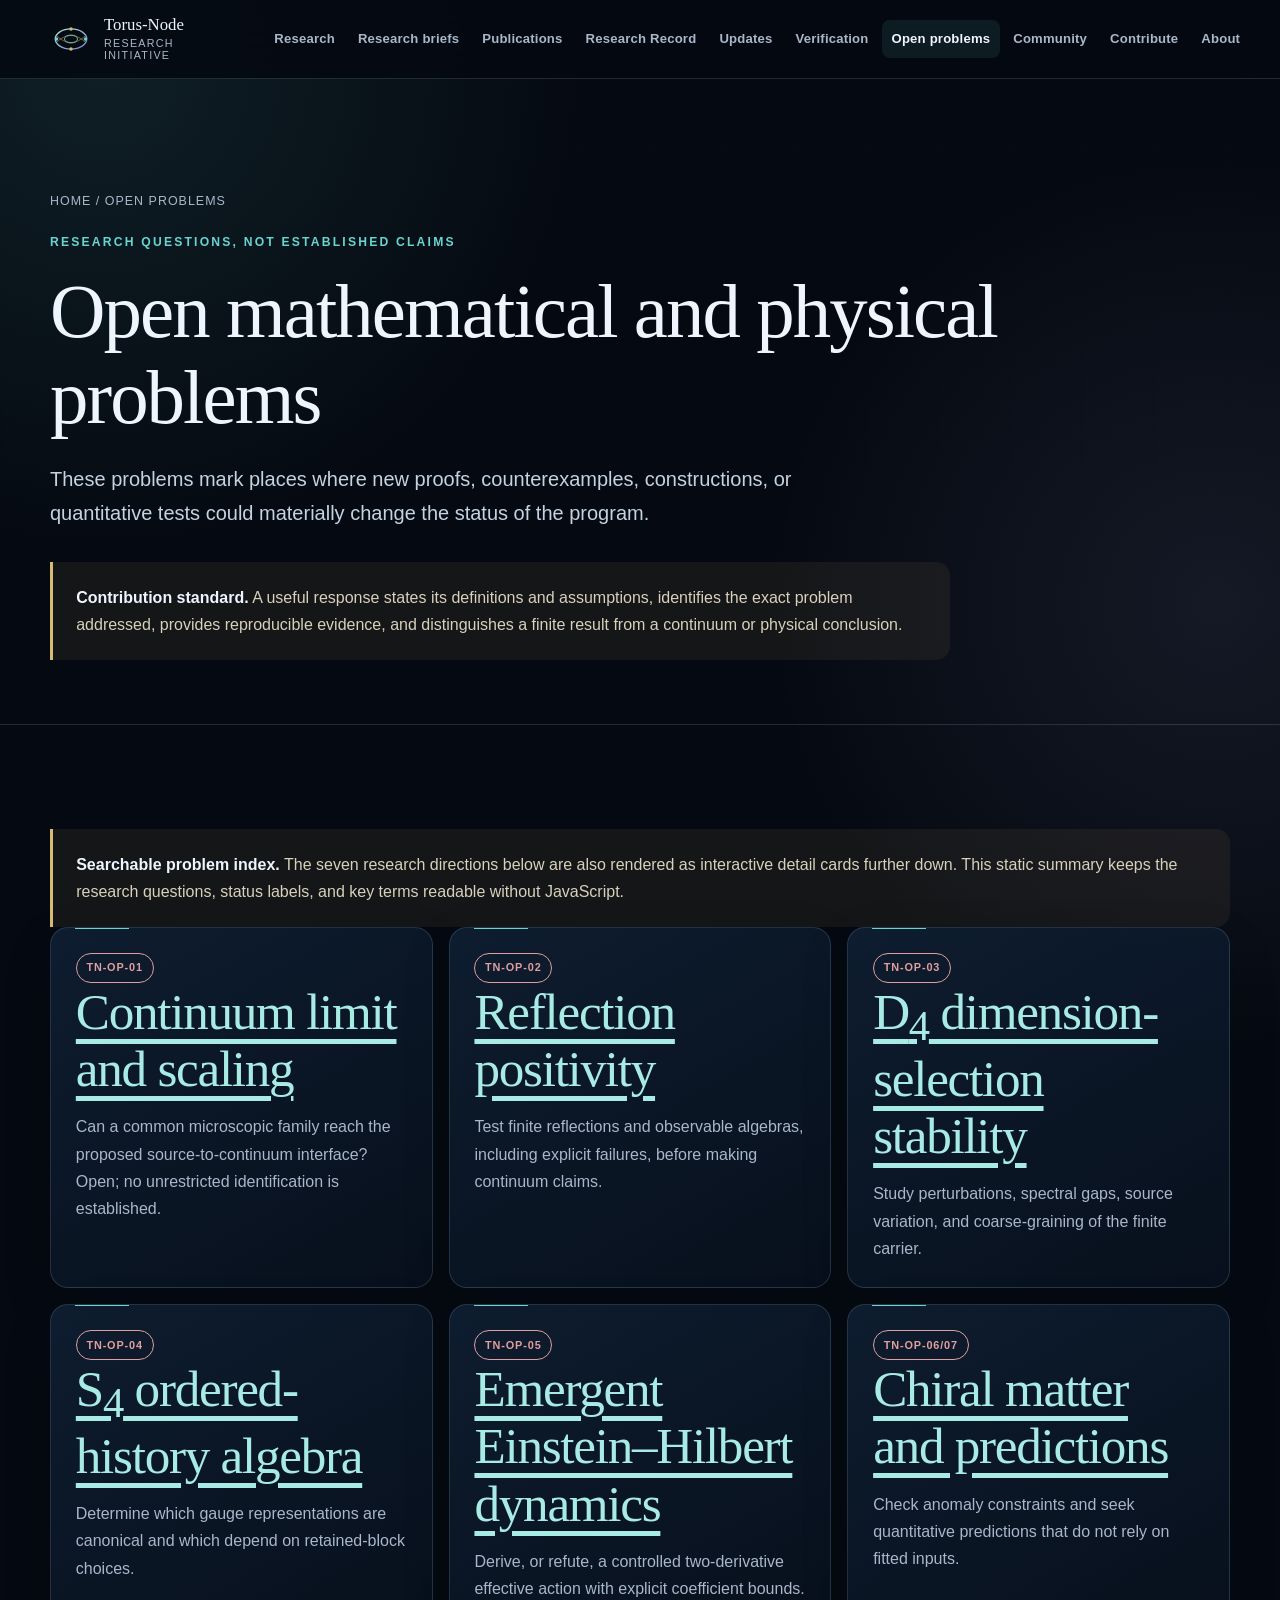
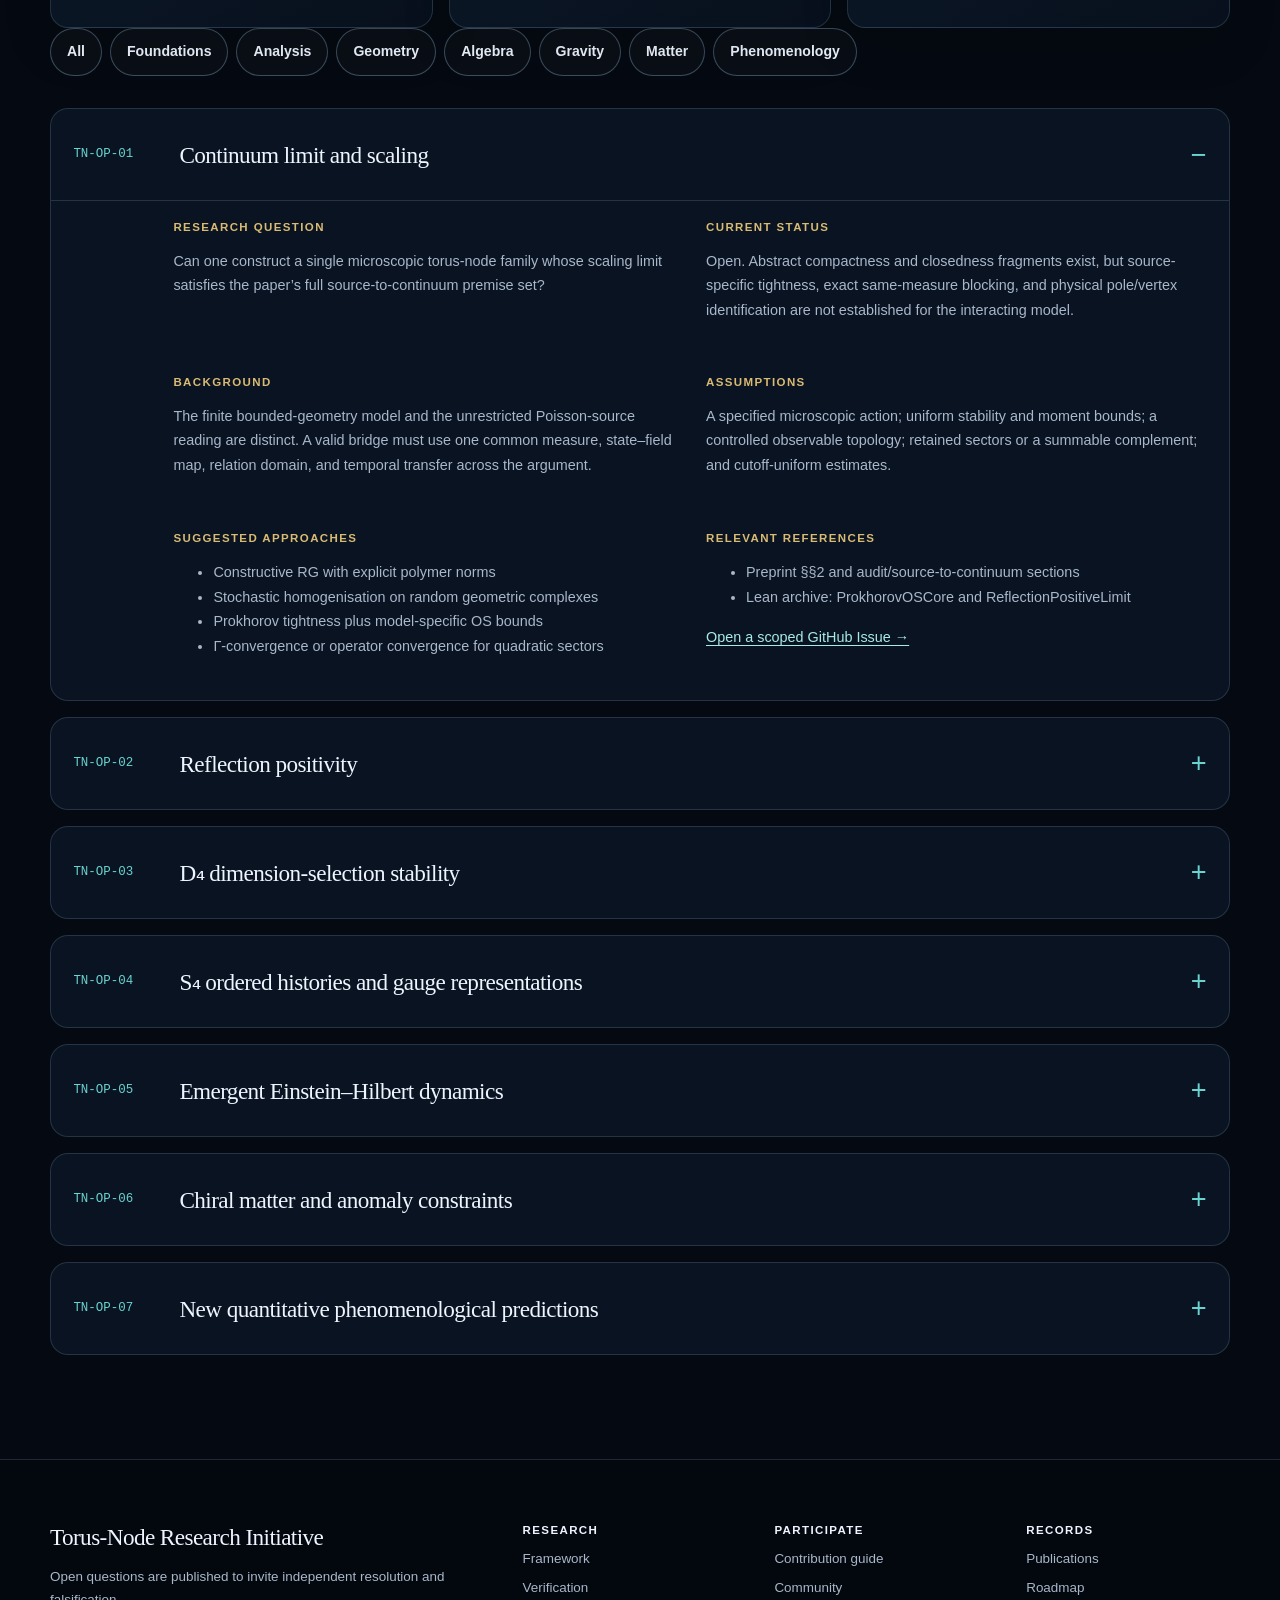
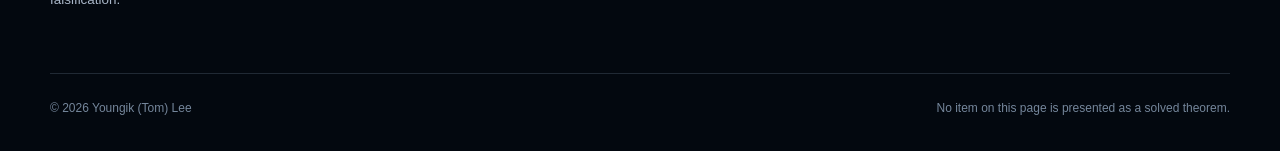
<file: open-problems.html>
<!doctype html><html lang="en"><head>
  <meta charset="utf-8"><meta name="viewport" content="width=device-width, initial-scale=1"><title>Open Research Problems · Torus-Node</title><meta name="description" content="Structured open mathematical and physical problems in the Torus-Node research program.">
  <!-- SEO:START -->
  <meta name="robots" content="index, follow, max-image-preview:large">
  <meta property="og:site_name" content="Torus-Node Research Initiative">
  <meta property="og:title" content="Open Research Problems · Torus-Node">
  <meta property="og:description" content="Open mathematical and physical research problems in continuum reconstruction, reflection positivity, gauge structure, gravity, and phenomenology.">
  <meta property="og:type" content="website">
  <meta property="og:url" content="https://s6ygleee.github.io/torus-node/open-problems.html">
  <meta property="og:image" content="https://s6ygleee.github.io/torus-node/assets/images/torus-node-social.png">
  <meta property="og:image:width" content="1200">
  <meta property="og:image:height" content="630">
  <meta property="og:image:alt" content="Torus-Node Research Initiative: Emergent Spacetime, Gravity, and Gauge Structure">
  <meta name="twitter:card" content="summary_large_image">
  <meta name="twitter:title" content="Open Research Problems · Torus-Node">
  <meta name="twitter:description" content="Open mathematical and physical research problems in continuum reconstruction, reflection positivity, gauge structure, gravity, and phenomenology.">
  <meta name="twitter:image" content="https://s6ygleee.github.io/torus-node/assets/images/torus-node-social.png">
  <script type="application/ld+json">{"@context":"https://schema.org","@graph":[{"@type":"WebSite","@id":"https://s6ygleee.github.io/torus-node/#website","url":"https://s6ygleee.github.io/torus-node/","name":"Torus-Node Research Initiative","description":"Emergent Spacetime, Gravity, and Gauge Structure","inLanguage":"en","publisher":{"@id":"https://s6ygleee.github.io/torus-node/#youngik-tom-lee"}},{"@type":"WebPage","@id":"https://s6ygleee.github.io/torus-node/open-problems.html#webpage","url":"https://s6ygleee.github.io/torus-node/open-problems.html","name":"Open Research Problems · Torus-Node","description":"Open mathematical and physical research problems in continuum reconstruction, reflection positivity, gauge structure, gravity, and phenomenology.","keywords":["quantum gravity open problems","continuum limit","reflection positivity","grand unification research"],"isPartOf":{"@id":"https://s6ygleee.github.io/torus-node/#website"},"about":{"@id":"https://s6ygleee.github.io/torus-node/#initiative"},"dateModified":"2026-11-24","inLanguage":"en"},{"@type":"ResearchProject","@id":"https://s6ygleee.github.io/torus-node/#initiative","name":"Torus-Node Research Initiative","description":"Independent Torus-Node model and torus theory research on emergent spacetime, quantum gravity, gauge structure, grand unified theory, and theory of everything questions. The project does not claim a completed GUT or TOE.","keywords":["Torus-Node","Torus-Node model","Torus-Node theory","torus theory","emergent spacetime","quantum gravity","grand unified theory","GUT","theory of everything","TOE","Lean 4 formal verification"],"alternateName":["Torus-Node model","Torus-Node theory","Torus theory research"],"url":"https://s6ygleee.github.io/torus-node/","sameAs":["https://www.preprints.org/manuscript/202611.0941","https://github.com/s6ygleee/torus-node-lean4","https://doi.org/10.5281/zenodo.24229820"],"founder":{"@id":"https://s6ygleee.github.io/torus-node/#youngik-tom-lee"}},{"@type":"Person","@id":"https://s6ygleee.github.io/torus-node/#youngik-tom-lee","name":"Youngik (Tom) Lee","url":"https://github.com/s6ygleee","sameAs":["https://github.com/s6ygleee"]},{"@type":"BreadcrumbList","@id":"https://s6ygleee.github.io/torus-node/open-problems.html#breadcrumb","itemListElement":[{"@type":"ListItem","position":1,"name":"Home","item":"https://s6ygleee.github.io/torus-node/"},{"@type":"ListItem","position":2,"name":"Open Research Problems","item":"https://s6ygleee.github.io/torus-node/open-problems.html"}]}]}</script>
  <!-- SEO:END -->
  <link rel="canonical" href="https://s6ygleee.github.io/torus-node/open-problems.html"><link rel="icon" href="assets/images/torus-node-mark.svg" type="image/svg+xml"><link rel="stylesheet" href="assets/css/styles.css"><script src="assets/js/main.js" defer></script><script src="assets/js/problems.js" defer></script>
</head><body><a class="skip-link" href="#main">Skip to content</a><header class="site-header"><div class="shell nav-wrap"><a class="brand" href="index.html"><img src="assets/images/torus-node-mark.svg" alt=""><span>Torus-Node<small>Research Initiative</small></span></a><button class="nav-toggle" type="button" aria-expanded="false" aria-controls="site-nav" aria-label="Open navigation"><span></span></button><nav class="site-nav" id="site-nav" aria-label="Primary navigation"><a href="research.html">Research</a><a href="research-briefs.html">Research briefs</a><a href="publications.html">Publications</a><a href="research-record.html">Research Record</a><a href="updates.html">Updates</a><a href="verification.html">Verification</a><a href="open-problems.html">Open problems</a><a href="community.html">Community</a><a href="contribute.html">Contribute</a><a href="about.html">About</a></nav></div></header>
<main id="main"><header class="page-hero"><div class="shell"><p class="breadcrumbs"><a href="index.html">Home</a> / Open problems</p><p class="eyebrow">Research questions, not established claims</p><h1>Open mathematical and physical problems</h1><p class="lede">These problems mark places where new proofs, counterexamples, constructions, or quantitative tests could materially change the status of the program.</p><div class="callout" style="max-width:900px"><strong>Contribution standard.</strong> A useful response states its definitions and assumptions, identifies the exact problem addressed, provides reproducible evidence, and distinguishes a finite result from a continuum or physical conclusion.</div></div></header>
<section class="section"><div class="shell">
  <div class="callout"><strong>Searchable problem index.</strong> The seven research directions below are also rendered as interactive detail cards further down. This static summary keeps the research questions, status labels, and key terms readable without JavaScript.</div>
  <div class="grid three" aria-label="Static open research problem index">
    <article class="card"><span class="tag open">TN-OP-01</span><h2><a href="#continuum-limit">Continuum limit and scaling</a></h2><p>Can a common microscopic family reach the proposed source-to-continuum interface? Open; no unrestricted identification is established.</p></article>
    <article class="card"><span class="tag open">TN-OP-02</span><h2><a href="#reflection-positivity">Reflection positivity</a></h2><p>Test finite reflections and observable algebras, including explicit failures, before making continuum claims.</p></article>
    <article class="card"><span class="tag open">TN-OP-03</span><h2><a href="#d4-stability">D<sub>4</sub> dimension-selection stability</a></h2><p>Study perturbations, spectral gaps, source variation, and coarse-graining of the finite carrier.</p></article>
    <article class="card"><span class="tag open">TN-OP-04</span><h2><a href="#s4-gauge">S<sub>4</sub> ordered-history algebra</a></h2><p>Determine which gauge representations are canonical and which depend on retained-block choices.</p></article>
    <article class="card"><span class="tag open">TN-OP-05</span><h2><a href="#gravity-dynamics">Emergent Einstein–Hilbert dynamics</a></h2><p>Derive, or refute, a controlled two-derivative effective action with explicit coefficient bounds.</p></article>
    <article class="card"><span class="tag open">TN-OP-06/07</span><h2><a href="#chiral-anomalies">Chiral matter and predictions</a></h2><p>Check anomaly constraints and seek quantitative predictions that do not rely on fitted inputs.</p></article>
  </div>
  <div class="filters" aria-label="Filter problems" style="display:flex;flex-wrap:wrap;gap:.5rem;margin-bottom:2rem"><button class="button" type="button" data-filter="all" aria-pressed="true">All</button><button class="button" type="button" data-filter="foundations" aria-pressed="false">Foundations</button><button class="button" type="button" data-filter="analysis" aria-pressed="false">Analysis</button><button class="button" type="button" data-filter="geometry" aria-pressed="false">Geometry</button><button class="button" type="button" data-filter="algebra" aria-pressed="false">Algebra</button><button class="button" type="button" data-filter="gravity" aria-pressed="false">Gravity</button><button class="button" type="button" data-filter="matter" aria-pressed="false">Matter</button><button class="button" type="button" data-filter="phenomenology" aria-pressed="false">Phenomenology</button></div>
  <noscript><div class="callout warning">This structured problem catalogue requires JavaScript. The same research boundaries are summarized in <a href="docs/research-roadmap.md">the research roadmap</a>.</div></noscript>
  <div class="problem-grid" data-problem-list></div>
</div></section>
</main><footer class="site-footer"><div class="shell"><div class="footer-grid"><div><h2>Torus-Node Research Initiative</h2><p>Open questions are published to invite independent resolution and falsification.</p></div><div><h3>Research</h3><a href="research.html">Framework</a><a href="verification.html">Verification</a></div><div><h3>Participate</h3><a href="contribute.html">Contribution guide</a><a href="community.html">Community</a></div><div><h3>Records</h3><a href="publications.html">Publications</a><a href="docs/research-roadmap.md">Roadmap</a></div></div><div class="footer-note"><span>© <span data-year></span> Youngik (Tom) Lee</span><span>No item on this page is presented as a solved theorem.</span></div></div></footer></body></html>
</file>
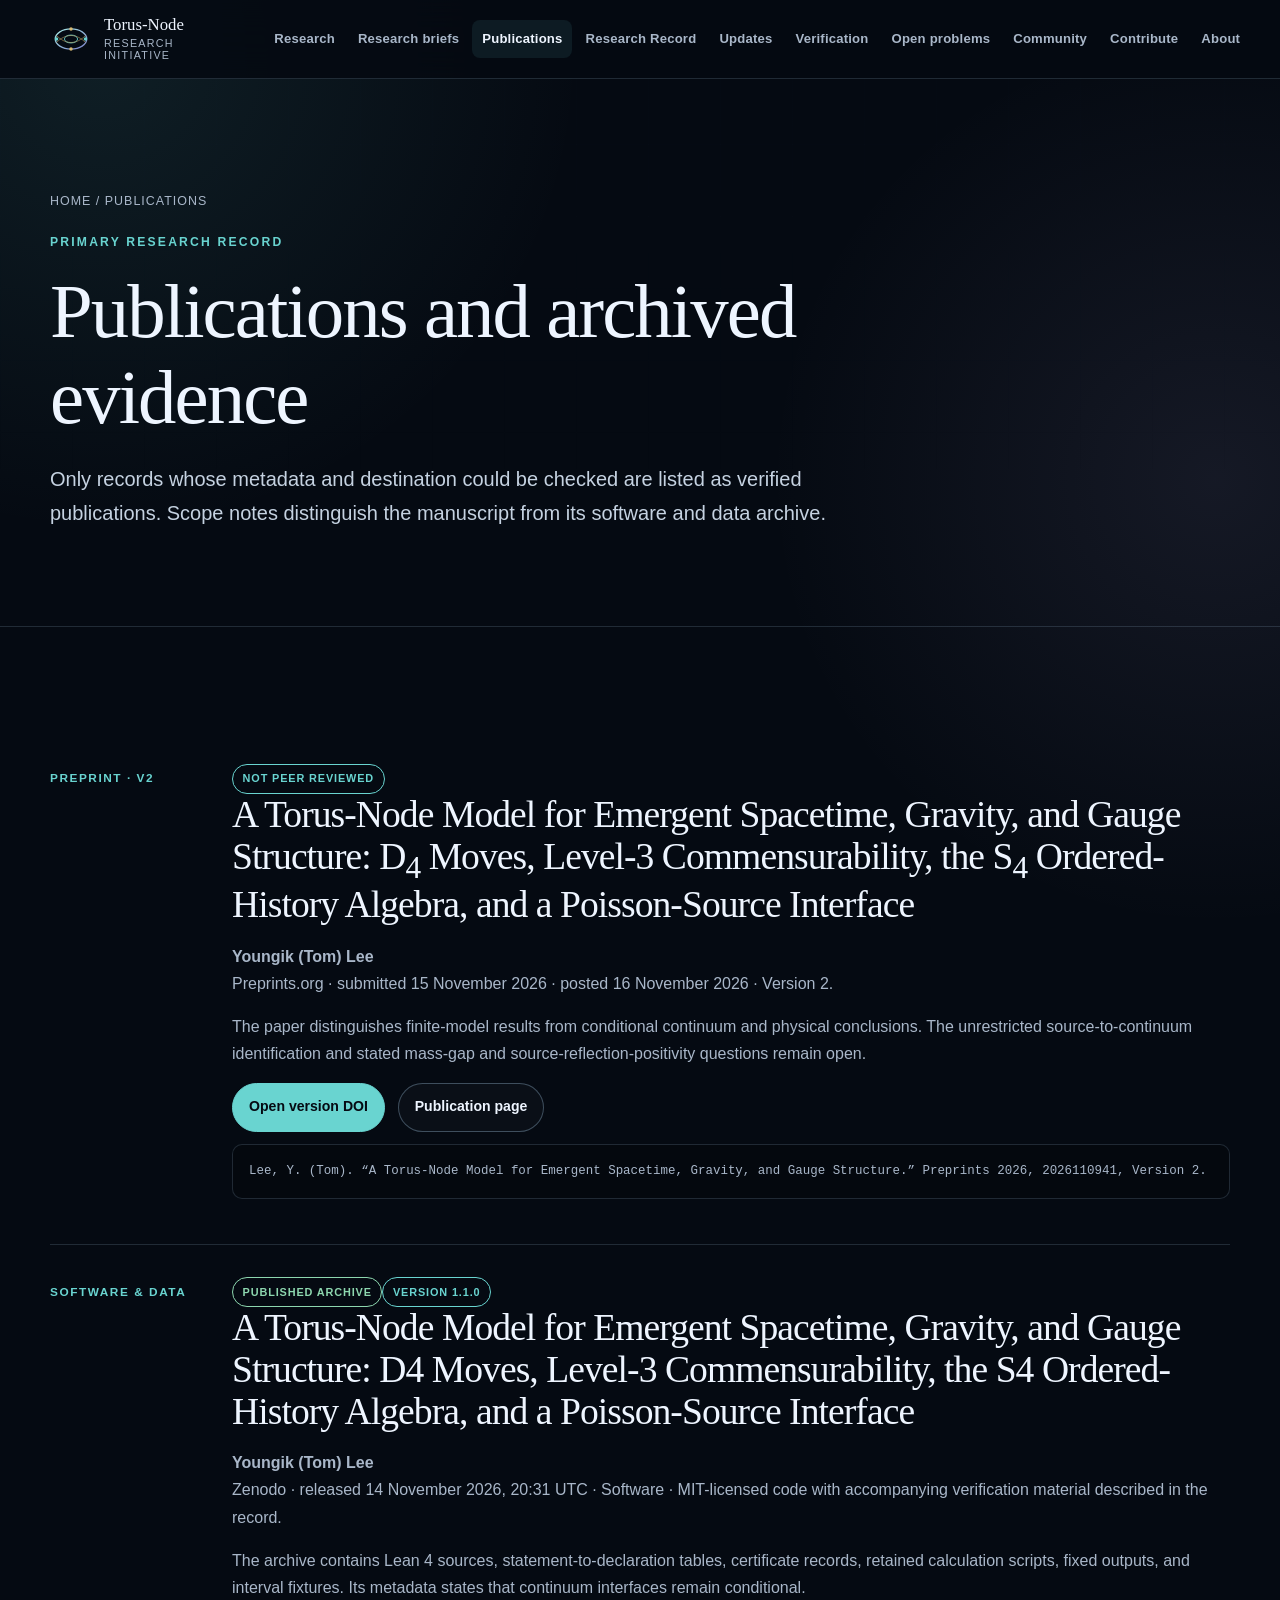
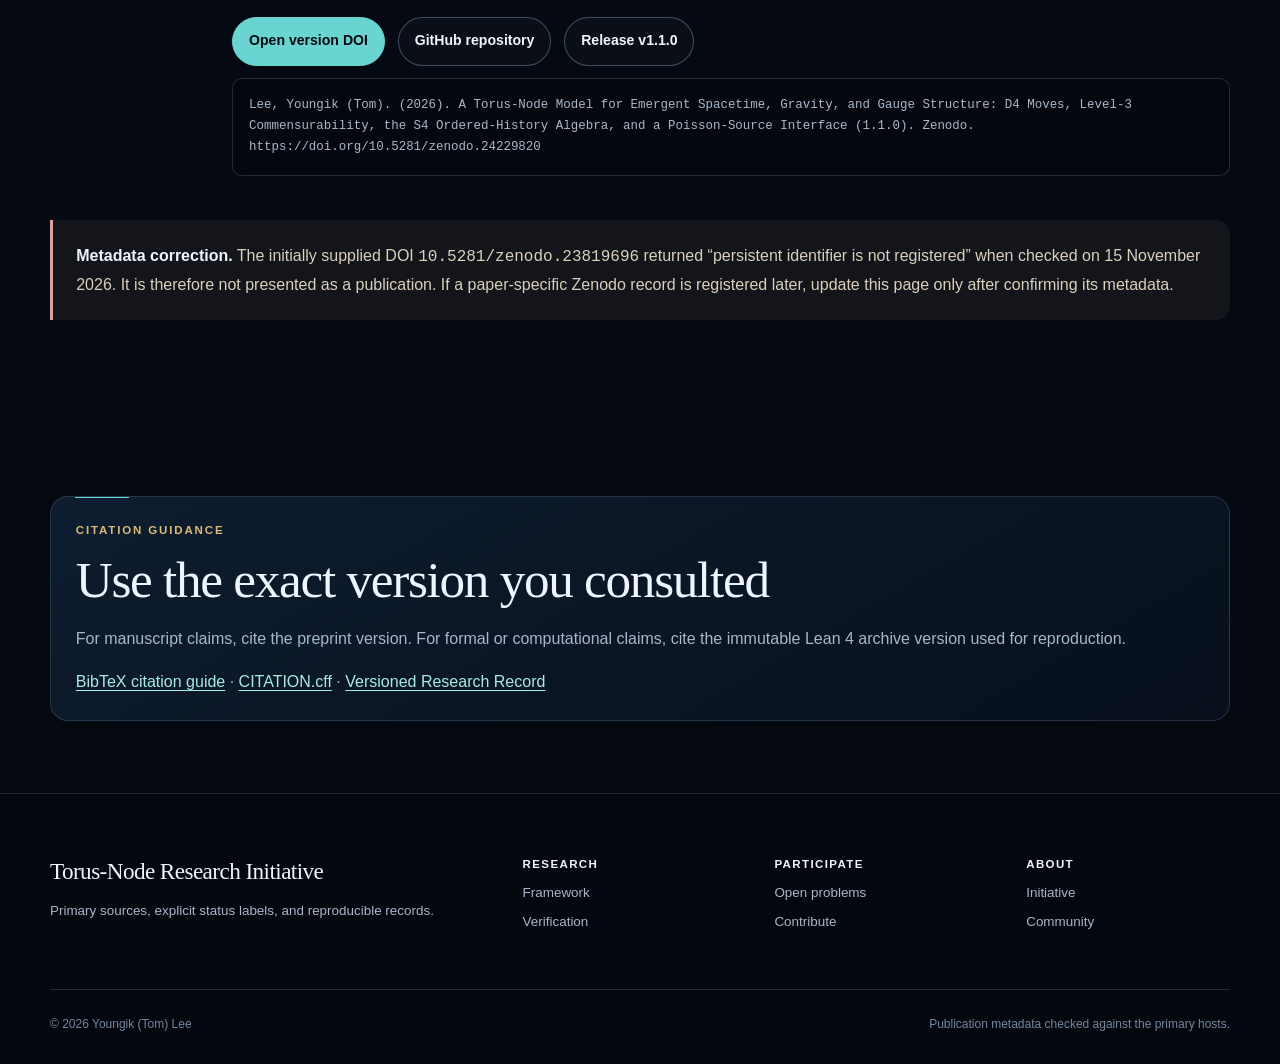
<file: publications.html>
<!doctype html><html lang="en"><head>
  <meta charset="utf-8"><meta name="viewport" content="width=device-width, initial-scale=1"><title>Publications · Torus-Node</title><meta name="description" content="Verified publication metadata, software records, and citation guidance for the Torus-Node research program.">
  <!-- SEO:START -->
  <meta name="robots" content="index, follow, max-image-preview:large">
  <meta property="og:site_name" content="Torus-Node Research Initiative">
  <meta property="og:title" content="Publications · Torus-Node">
  <meta property="og:description" content="Verified publication metadata, software records, and citation guidance for the Torus-Node research program.">
  <meta property="og:type" content="website">
  <meta property="og:url" content="https://s6ygleee.github.io/torus-node/publications.html">
  <meta property="og:image" content="https://s6ygleee.github.io/torus-node/assets/images/torus-node-social.png">
  <meta property="og:image:width" content="1200">
  <meta property="og:image:height" content="630">
  <meta property="og:image:alt" content="Torus-Node Research Initiative: Emergent Spacetime, Gravity, and Gauge Structure">
  <meta name="twitter:card" content="summary_large_image">
  <meta name="twitter:title" content="Publications · Torus-Node">
  <meta name="twitter:description" content="Verified publication metadata, software records, and citation guidance for the Torus-Node research program.">
  <meta name="twitter:image" content="https://s6ygleee.github.io/torus-node/assets/images/torus-node-social.png">
  <script type="application/ld+json">{"@context":"https://schema.org","@graph":[{"@type":"WebSite","@id":"https://s6ygleee.github.io/torus-node/#website","url":"https://s6ygleee.github.io/torus-node/","name":"Torus-Node Research Initiative","description":"Emergent Spacetime, Gravity, and Gauge Structure","inLanguage":"en","publisher":{"@id":"https://s6ygleee.github.io/torus-node/#youngik-tom-lee"}},{"@type":"WebPage","@id":"https://s6ygleee.github.io/torus-node/publications.html#webpage","url":"https://s6ygleee.github.io/torus-node/publications.html","name":"Publications · Torus-Node","description":"Verified publication metadata, software records, and citation guidance for the Torus-Node research program.","keywords":["Torus-Node preprint","Youngik Tom Lee","Lean 4 archive","formal verification"],"isPartOf":{"@id":"https://s6ygleee.github.io/torus-node/#website"},"about":{"@id":"https://s6ygleee.github.io/torus-node/#initiative"},"dateModified":"2026-11-24","inLanguage":"en"},{"@type":"ResearchProject","@id":"https://s6ygleee.github.io/torus-node/#initiative","name":"Torus-Node Research Initiative","description":"Independent Torus-Node model and torus theory research on emergent spacetime, quantum gravity, gauge structure, grand unified theory, and theory of everything questions. The project does not claim a completed GUT or TOE.","keywords":["Torus-Node","Torus-Node model","Torus-Node theory","torus theory","emergent spacetime","quantum gravity","grand unified theory","GUT","theory of everything","TOE","Lean 4 formal verification"],"alternateName":["Torus-Node model","Torus-Node theory","Torus theory research"],"url":"https://s6ygleee.github.io/torus-node/","sameAs":["https://www.preprints.org/manuscript/202611.0941","https://github.com/s6ygleee/torus-node-lean4","https://doi.org/10.5281/zenodo.24229820"],"founder":{"@id":"https://s6ygleee.github.io/torus-node/#youngik-tom-lee"}},{"@type":"Person","@id":"https://s6ygleee.github.io/torus-node/#youngik-tom-lee","name":"Youngik (Tom) Lee","url":"https://github.com/s6ygleee","sameAs":["https://github.com/s6ygleee"]},{"@type":"BreadcrumbList","@id":"https://s6ygleee.github.io/torus-node/publications.html#breadcrumb","itemListElement":[{"@type":"ListItem","position":1,"name":"Home","item":"https://s6ygleee.github.io/torus-node/"},{"@type":"ListItem","position":2,"name":"Publications","item":"https://s6ygleee.github.io/torus-node/publications.html"}]},{"@type":"ScholarlyArticle","@id":"https://www.preprints.org/manuscript/202611.0941#v2","headline":"A Torus-Node Model for Emergent Spacetime, Gravity, and Gauge Structure: D4 Moves, Level-3 Commensurability, the S4 Ordered-History Algebra, and a Poisson-Source Interface","name":"A Torus-Node Model for Emergent Spacetime, Gravity, and Gauge Structure: D4 Moves, Level-3 Commensurability, the S4 Ordered-History Algebra, and a Poisson-Source Interface","author":{"@id":"https://s6ygleee.github.io/torus-node/#youngik-tom-lee"},"url":"https://www.preprints.org/manuscript/202611.0941","datePublished":"2026-11-16","version":"2","isAccessibleForFree":true,"inLanguage":"en","creativeWorkStatus":"Preprint; not peer reviewed","identifier":"https://doi.org/10.20944/preprints202611.0941.v2"},{"@type":"SoftwareSourceCode","@id":"https://doi.org/10.5281/zenodo.24229820","name":"A Torus-Node Model for Emergent Spacetime, Gravity, and Gauge Structure: D4 Moves, Level-3 Commensurability, the S4 Ordered-History Algebra, and a Poisson-Source Interface","author":{"@id":"https://s6ygleee.github.io/torus-node/#youngik-tom-lee"},"codeRepository":"https://github.com/s6ygleee/torus-node-lean4","downloadUrl":"https://doi.org/10.5281/zenodo.24229820","identifier":"https://doi.org/10.5281/zenodo.24229820","version":"1.1.0","datePublished":"2026-11-14T20:31:04.017494Z","dateModified":"2026-11-14T20:31:04.134249Z","programmingLanguage":"Lean","license":"https://opensource.org/license/mit","isAccessibleForFree":true}]}</script>
  <!-- SEO:END -->
  <meta name="citation_title" content="A Torus-Node Model for Emergent Spacetime, Gravity, and Gauge Structure: D4 Moves, Level-3 Commensurability, the S4 Ordered-History Algebra, and a Poisson-Source Interface">
  <meta name="citation_author" content="Lee, Youngik (Tom)">
  <meta name="citation_publication_date" content="2026-11-16">
  <link rel="canonical" href="https://s6ygleee.github.io/torus-node/publications.html"><link rel="icon" href="assets/images/torus-node-mark.svg" type="image/svg+xml"><link rel="stylesheet" href="assets/css/styles.css"><script src="assets/js/main.js" defer></script>
</head><body><a class="skip-link" href="#main">Skip to content</a><header class="site-header"><div class="shell nav-wrap"><a class="brand" href="index.html"><img src="assets/images/torus-node-mark.svg" alt=""><span>Torus-Node<small>Research Initiative</small></span></a><button class="nav-toggle" type="button" aria-expanded="false" aria-controls="site-nav" aria-label="Open navigation"><span></span></button><nav class="site-nav" id="site-nav" aria-label="Primary navigation"><a href="research.html">Research</a><a href="research-briefs.html">Research briefs</a><a href="publications.html">Publications</a><a href="research-record.html">Research Record</a><a href="updates.html">Updates</a><a href="verification.html">Verification</a><a href="open-problems.html">Open problems</a><a href="community.html">Community</a><a href="contribute.html">Contribute</a><a href="about.html">About</a></nav></div></header>
<main id="main"><header class="page-hero"><div class="shell"><p class="breadcrumbs"><a href="index.html">Home</a> / Publications</p><p class="eyebrow">Primary research record</p><h1>Publications and archived evidence</h1><p class="lede">Only records whose metadata and destination could be checked are listed as verified publications. Scope notes distinguish the manuscript from its software and data archive.</p></div></header>
<section class="section"><div class="shell">
<!-- AUTO:PUBLICATIONS_PREPRINT:START -->
  <article class="publication"><div><span class="pub-kind">Preprint · v2</span></div><div><div class="meta"><span class="tag preprint">Not peer reviewed</span></div><h2>A Torus-Node Model for Emergent Spacetime, Gravity, and Gauge Structure: D<sub>4</sub> Moves, Level-3 Commensurability, the S<sub>4</sub> Ordered-History Algebra, and a Poisson-Source Interface</h2><p><strong>Youngik (Tom) Lee</strong><br>Preprints.org · submitted <time datetime="2026-11-15">15 November 2026</time> · posted <time datetime="2026-11-16">16 November 2026</time> · Version 2.</p><p>The paper distinguishes finite-model results from conditional continuum and physical conclusions. The unrestricted source-to-continuum identification and stated mass-gap and source-reflection-positivity questions remain open.</p><div class="actions"><a class="button primary" href="https://doi.org/10.20944/preprints202611.0941.v2">Open version DOI</a><a class="button" href="https://www.preprints.org/manuscript/202611.0941">Publication page</a></div><p class="citation">Lee, Y. (Tom). “A Torus-Node Model for Emergent Spacetime, Gravity, and Gauge Structure.” Preprints 2026, 2026110941, Version 2.</p></div></article>
<!-- AUTO:PUBLICATIONS_PREPRINT:END -->
<!-- AUTO:PUBLICATIONS_SOFTWARE:START -->
  <article class="publication"><div><span class="pub-kind">Software &amp; data</span></div><div><div class="meta"><span class="tag established">Published archive</span><span class="tag preprint">Version 1.1.0</span></div><h2>A Torus-Node Model for Emergent Spacetime, Gravity, and Gauge Structure: D4 Moves, Level-3 Commensurability, the S4 Ordered-History Algebra, and a Poisson-Source Interface</h2><p><strong>Youngik (Tom) Lee</strong><br>Zenodo · released <time datetime="2026-11-14T20:31:04.017494Z">14 November 2026, 20:31 UTC</time> · Software · MIT-licensed code with accompanying verification material described in the record.</p><p>The archive contains Lean 4 sources, statement-to-declaration tables, certificate records, retained calculation scripts, fixed outputs, and interval fixtures. Its metadata states that continuum interfaces remain conditional.</p><div class="actions"><a class="button primary" href="https://doi.org/10.5281/zenodo.24229820">Open version DOI</a><a class="button" href="https://github.com/s6ygleee/torus-node-lean4">GitHub repository</a><a class="button" href="https://github.com/s6ygleee/torus-node-lean4/releases/tag/v1.1.0">Release v1.1.0</a></div><p class="citation">Lee, Youngik (Tom). (2026). A Torus-Node Model for Emergent Spacetime, Gravity, and Gauge Structure: D4 Moves, Level-3 Commensurability, the S4 Ordered-History Algebra, and a Poisson-Source Interface (1.1.0). Zenodo. https://doi.org/10.5281/zenodo.24229820</p></div></article>
<!-- AUTO:PUBLICATIONS_SOFTWARE:END -->
  <div class="callout warning"><strong>Metadata correction.</strong> The initially supplied DOI <code>10.5281/zenodo.23819696</code> returned “persistent identifier is not registered” when checked on 15 November 2026. It is therefore not presented as a publication. If a paper-specific Zenodo record is registered later, update this page only after confirming its metadata.</div>
</div></section>
  <section class="section compact" id="citation-guidance"><div class="shell card"><span class="kicker">Citation guidance</span><h2>Use the exact version you consulted</h2><p>For manuscript claims, cite the preprint version. For formal or computational claims, cite the immutable Lean 4 archive version used for reproduction.</p><p><a href="docs/citations.md">BibTeX citation guide</a> · <a href="CITATION.cff">CITATION.cff</a> · <a href="research-record.html">Versioned Research Record</a></p></div></section></main><footer class="site-footer"><div class="shell"><div class="footer-grid"><div><h2>Torus-Node Research Initiative</h2><p>Primary sources, explicit status labels, and reproducible records.</p></div><div><h3>Research</h3><a href="research.html">Framework</a><a href="verification.html">Verification</a></div><div><h3>Participate</h3><a href="open-problems.html">Open problems</a><a href="contribute.html">Contribute</a></div><div><h3>About</h3><a href="about.html">Initiative</a><a href="community.html">Community</a></div></div><div class="footer-note"><span>© <span data-year></span> Youngik (Tom) Lee</span><span>Publication metadata checked against the primary hosts.</span></div></div></footer></body></html>
</file>
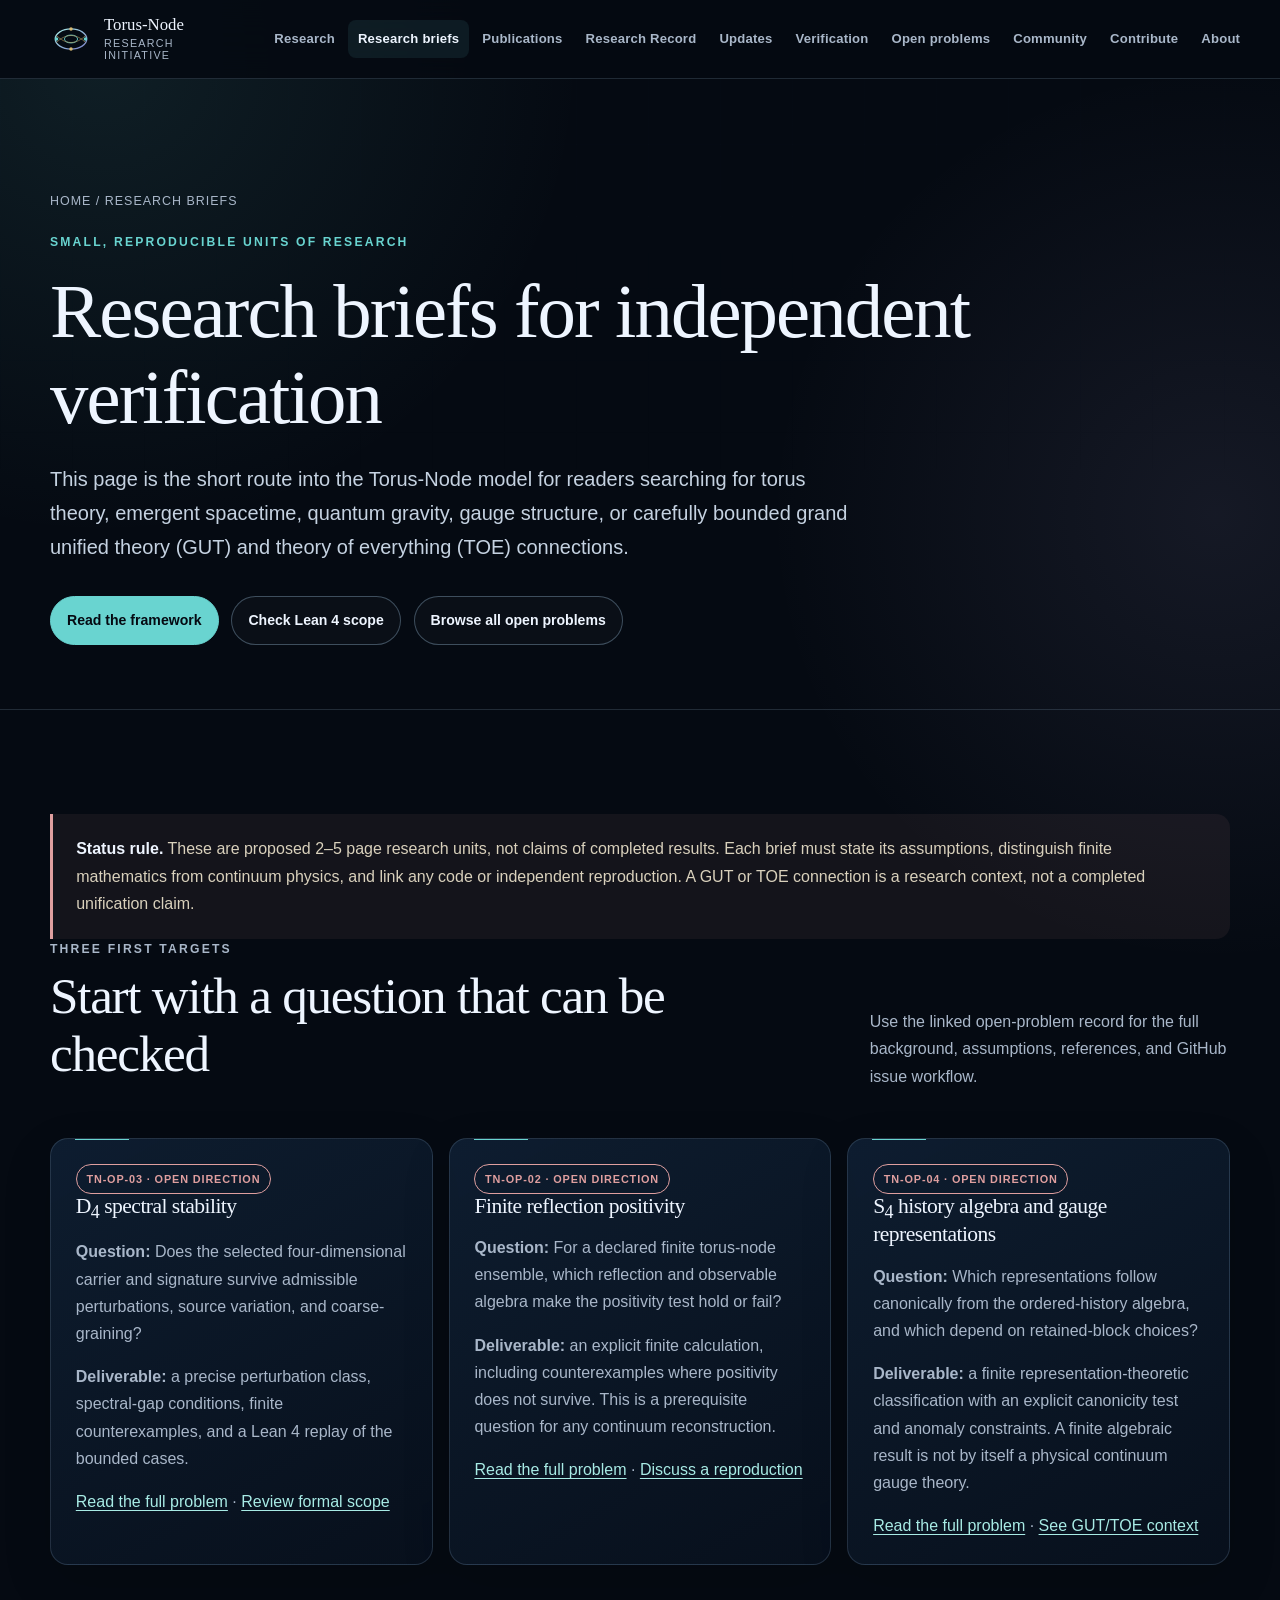
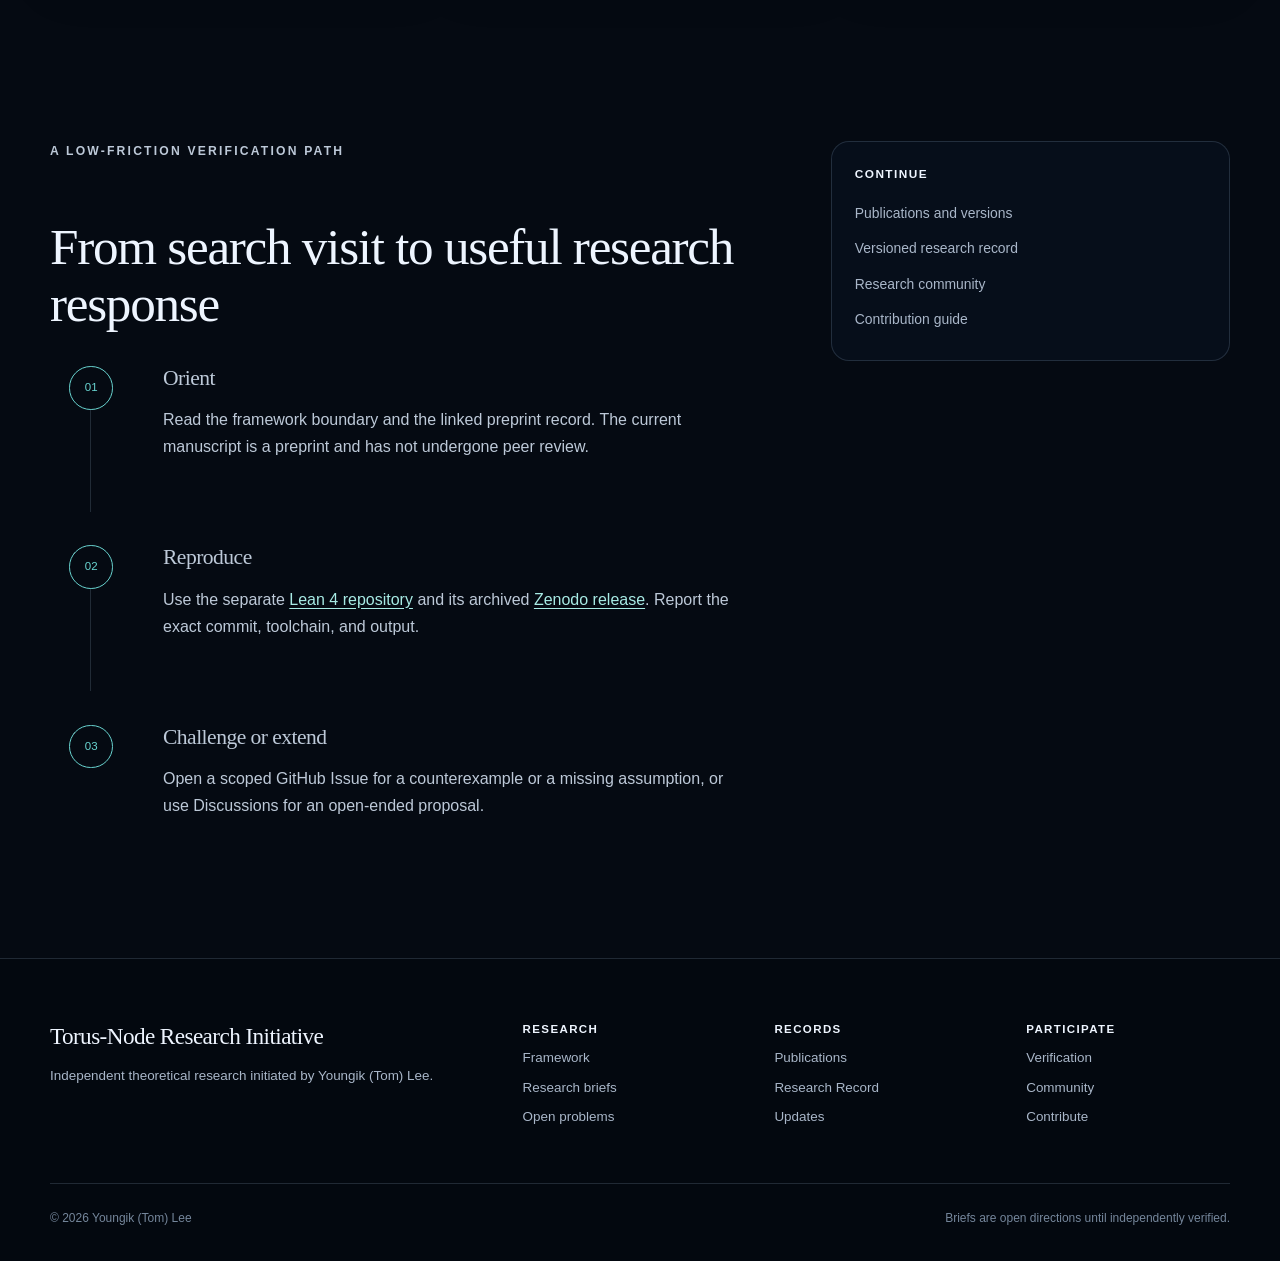
<file: research-briefs.html>
<!doctype html><html lang="en"><head>
  <meta charset="utf-8"><meta name="viewport" content="width=device-width, initial-scale=1">
  <title>Research Briefs | Torus-Node Model, D4 Stability &amp; GUT/TOE Context</title><meta name="description" content="Short, testable research briefs for the Torus-Node model: D4 spectral stability, finite reflection positivity, S4 gauge representations, Lean 4 verification, and carefully bounded GUT and TOE context.">
  <!-- SEO:START -->
  <meta name="robots" content="index, follow, max-image-preview:large">
  <meta property="og:site_name" content="Torus-Node Research Initiative">
  <meta property="og:title" content="Research Briefs | Torus-Node Model, D4 Stability &amp; GUT/TOE Context">
  <meta property="og:description" content="Short, testable research briefs for the Torus-Node model: D4 spectral stability, finite reflection positivity, S4 gauge representations, Lean 4 verification, and carefully bounded GUT and TOE context.">
  <meta property="og:type" content="website">
  <meta property="og:url" content="https://s6ygleee.github.io/torus-node/research-briefs.html">
  <meta property="og:image" content="https://s6ygleee.github.io/torus-node/assets/images/torus-node-social.png">
  <meta property="og:image:width" content="1200">
  <meta property="og:image:height" content="630">
  <meta property="og:image:alt" content="Torus-Node Research Initiative: Emergent Spacetime, Gravity, and Gauge Structure">
  <meta name="twitter:card" content="summary_large_image">
  <meta name="twitter:title" content="Research Briefs | Torus-Node Model, D4 Stability &amp; GUT/TOE Context">
  <meta name="twitter:description" content="Short, testable research briefs for the Torus-Node model: D4 spectral stability, finite reflection positivity, S4 gauge representations, Lean 4 verification, and carefully bounded GUT and TOE context.">
  <meta name="twitter:image" content="https://s6ygleee.github.io/torus-node/assets/images/torus-node-social.png">
  <script type="application/ld+json">{"@context":"https://schema.org","@graph":[{"@type":"WebSite","@id":"https://s6ygleee.github.io/torus-node/#website","url":"https://s6ygleee.github.io/torus-node/","name":"Torus-Node Research Initiative","description":"Emergent Spacetime, Gravity, and Gauge Structure","inLanguage":"en","publisher":{"@id":"https://s6ygleee.github.io/torus-node/#youngik-tom-lee"}},{"@type":"WebPage","@id":"https://s6ygleee.github.io/torus-node/research-briefs.html#webpage","url":"https://s6ygleee.github.io/torus-node/research-briefs.html","name":"Research Briefs | Torus-Node Model, D4 Stability & GUT/TOE Context","description":"Short, testable research briefs for the Torus-Node model: D4 spectral stability, finite reflection positivity, S4 gauge representations, Lean 4 verification, and carefully bounded GUT and TOE context.","keywords":["Torus-Node model","Torus-Node theory","torus theory","D4 spectral stability","reflection positivity","S4 gauge representations","Lean 4 formal verification","emergent spacetime","quantum gravity","grand unified theory","GUT","theory of everything","TOE"],"isPartOf":{"@id":"https://s6ygleee.github.io/torus-node/#website"},"about":{"@id":"https://s6ygleee.github.io/torus-node/#initiative"},"dateModified":"2026-11-24","inLanguage":"en"},{"@type":"ResearchProject","@id":"https://s6ygleee.github.io/torus-node/#initiative","name":"Torus-Node Research Initiative","description":"Independent Torus-Node model and torus theory research on emergent spacetime, quantum gravity, gauge structure, grand unified theory, and theory of everything questions. The project does not claim a completed GUT or TOE.","keywords":["Torus-Node","Torus-Node model","Torus-Node theory","torus theory","emergent spacetime","quantum gravity","grand unified theory","GUT","theory of everything","TOE","Lean 4 formal verification"],"alternateName":["Torus-Node model","Torus-Node theory","Torus theory research"],"url":"https://s6ygleee.github.io/torus-node/","sameAs":["https://www.preprints.org/manuscript/202611.0941","https://github.com/s6ygleee/torus-node-lean4","https://doi.org/10.5281/zenodo.24229820"],"founder":{"@id":"https://s6ygleee.github.io/torus-node/#youngik-tom-lee"}},{"@type":"Person","@id":"https://s6ygleee.github.io/torus-node/#youngik-tom-lee","name":"Youngik (Tom) Lee","url":"https://github.com/s6ygleee","sameAs":["https://github.com/s6ygleee"]},{"@type":"BreadcrumbList","@id":"https://s6ygleee.github.io/torus-node/research-briefs.html#breadcrumb","itemListElement":[{"@type":"ListItem","position":1,"name":"Home","item":"https://s6ygleee.github.io/torus-node/"},{"@type":"ListItem","position":2,"name":"Research briefs","item":"https://s6ygleee.github.io/torus-node/research-briefs.html"}]}]}</script>
  <!-- SEO:END -->
  <link rel="canonical" href="https://s6ygleee.github.io/torus-node/research-briefs.html"><link rel="icon" href="assets/images/torus-node-mark.svg" type="image/svg+xml"><link rel="stylesheet" href="assets/css/styles.css"><script src="assets/js/main.js" defer></script>
</head><body>
<a class="skip-link" href="#main">Skip to content</a>
<header class="site-header"><div class="shell nav-wrap"><a class="brand" href="index.html"><img src="assets/images/torus-node-mark.svg" alt=""><span>Torus-Node<small>Research Initiative</small></span></a><button class="nav-toggle" type="button" aria-expanded="false" aria-controls="site-nav" aria-label="Open navigation"><span></span></button><nav class="site-nav" id="site-nav" aria-label="Primary navigation"><a href="research.html">Research</a><a href="research-briefs.html" aria-current="page">Research briefs</a><a href="publications.html">Publications</a><a href="research-record.html">Research Record</a><a href="updates.html">Updates</a><a href="verification.html">Verification</a><a href="open-problems.html">Open problems</a><a href="community.html">Community</a><a href="contribute.html">Contribute</a><a href="about.html">About</a></nav></div></header>
<main id="main">
  <header class="page-hero"><div class="shell"><p class="breadcrumbs"><a href="index.html">Home</a> / Research briefs</p><p class="eyebrow">Small, reproducible units of research</p><h1>Research briefs for independent verification</h1><p class="lede">This page is the short route into the Torus-Node model for readers searching for torus theory, emergent spacetime, quantum gravity, gauge structure, or carefully bounded grand unified theory (GUT) and theory of everything (TOE) connections.</p><div class="actions"><a class="button primary" href="research.html">Read the framework</a><a class="button" href="verification.html">Check Lean 4 scope</a><a class="button" href="open-problems.html">Browse all open problems</a></div></div></header>
  <section class="section"><div class="shell">
    <div class="callout warning"><strong>Status rule.</strong> These are proposed 2–5 page research units, not claims of completed results. Each brief must state its assumptions, distinguish finite mathematics from continuum physics, and link any code or independent reproduction. A GUT or TOE connection is a research context, not a completed unification claim.</div>
    <div class="section-head"><div><p class="eyebrow">Three first targets</p><h2>Start with a question that can be checked</h2></div><p>Use the linked open-problem record for the full background, assumptions, references, and GitHub issue workflow.</p></div>
    <div class="grid three">
      <article class="card"><span class="tag open">TN-OP-03 · open direction</span><h3>D<sub>4</sub> spectral stability</h3><p><strong>Question:</strong> Does the selected four-dimensional carrier and signature survive admissible perturbations, source variation, and coarse-graining?</p><p><strong>Deliverable:</strong> a precise perturbation class, spectral-gap conditions, finite counterexamples, and a Lean 4 replay of the bounded cases.</p><p><a href="open-problems.html#d4-stability">Read the full problem</a> · <a href="verification.html">Review formal scope</a></p></article>
      <article class="card"><span class="tag open">TN-OP-02 · open direction</span><h3>Finite reflection positivity</h3><p><strong>Question:</strong> For a declared finite torus-node ensemble, which reflection and observable algebra make the positivity test hold or fail?</p><p><strong>Deliverable:</strong> an explicit finite calculation, including counterexamples where positivity does not survive. This is a prerequisite question for any continuum reconstruction.</p><p><a href="open-problems.html#reflection-positivity">Read the full problem</a> · <a href="community.html">Discuss a reproduction</a></p></article>
      <article class="card"><span class="tag open">TN-OP-04 · open direction</span><h3>S<sub>4</sub> history algebra and gauge representations</h3><p><strong>Question:</strong> Which representations follow canonically from the ordered-history algebra, and which depend on retained-block choices?</p><p><strong>Deliverable:</strong> a finite representation-theoretic classification with an explicit canonicity test and anomaly constraints. A finite algebraic result is not by itself a physical continuum gauge theory.</p><p><a href="open-problems.html#s4-gauge">Read the full problem</a> · <a href="research.html#unification-context">See GUT/TOE context</a></p></article>
    </div>
  </div></section>
  <section class="section compact"><div class="shell split"><article class="prose"><p class="eyebrow">A low-friction verification path</p><h2>From search visit to useful research response</h2><ol class="steps"><li class="step"><h3>Orient</h3><p>Read the framework boundary and the linked preprint record. The current manuscript is a preprint and has not undergone peer review.</p></li><li class="step"><h3>Reproduce</h3><p>Use the separate <a href="https://github.com/s6ygleee/torus-node-lean4">Lean 4 repository</a> and its archived <a href="verification.html">Zenodo release</a>. Report the exact commit, toolchain, and output.</p></li><li class="step"><h3>Challenge or extend</h3><p>Open a scoped GitHub Issue for a counterexample or a missing assumption, or use Discussions for an open-ended proposal.</p></li></ol></article><aside class="toc" aria-label="Brief navigation"><strong>Continue</strong><a href="publications.html">Publications and versions</a><a href="research-record.html">Versioned research record</a><a href="community.html">Research community</a><a href="contribute.html">Contribution guide</a></aside></div></section>
</main>
<footer class="site-footer"><div class="shell"><div class="footer-grid"><div><h2>Torus-Node Research Initiative</h2><p>Independent theoretical research initiated by Youngik (Tom) Lee.</p></div><div><h3>Research</h3><a href="research.html">Framework</a><a href="research-briefs.html">Research briefs</a><a href="open-problems.html">Open problems</a></div><div><h3>Records</h3><a href="publications.html">Publications</a><a href="research-record.html">Research Record</a><a href="updates.html">Updates</a></div><div><h3>Participate</h3><a href="verification.html">Verification</a><a href="community.html">Community</a><a href="contribute.html">Contribute</a></div></div><div class="footer-note"><span>© <span data-year></span> Youngik (Tom) Lee</span><span>Briefs are open directions until independently verified.</span></div></div></footer>
</body></html>
</file>
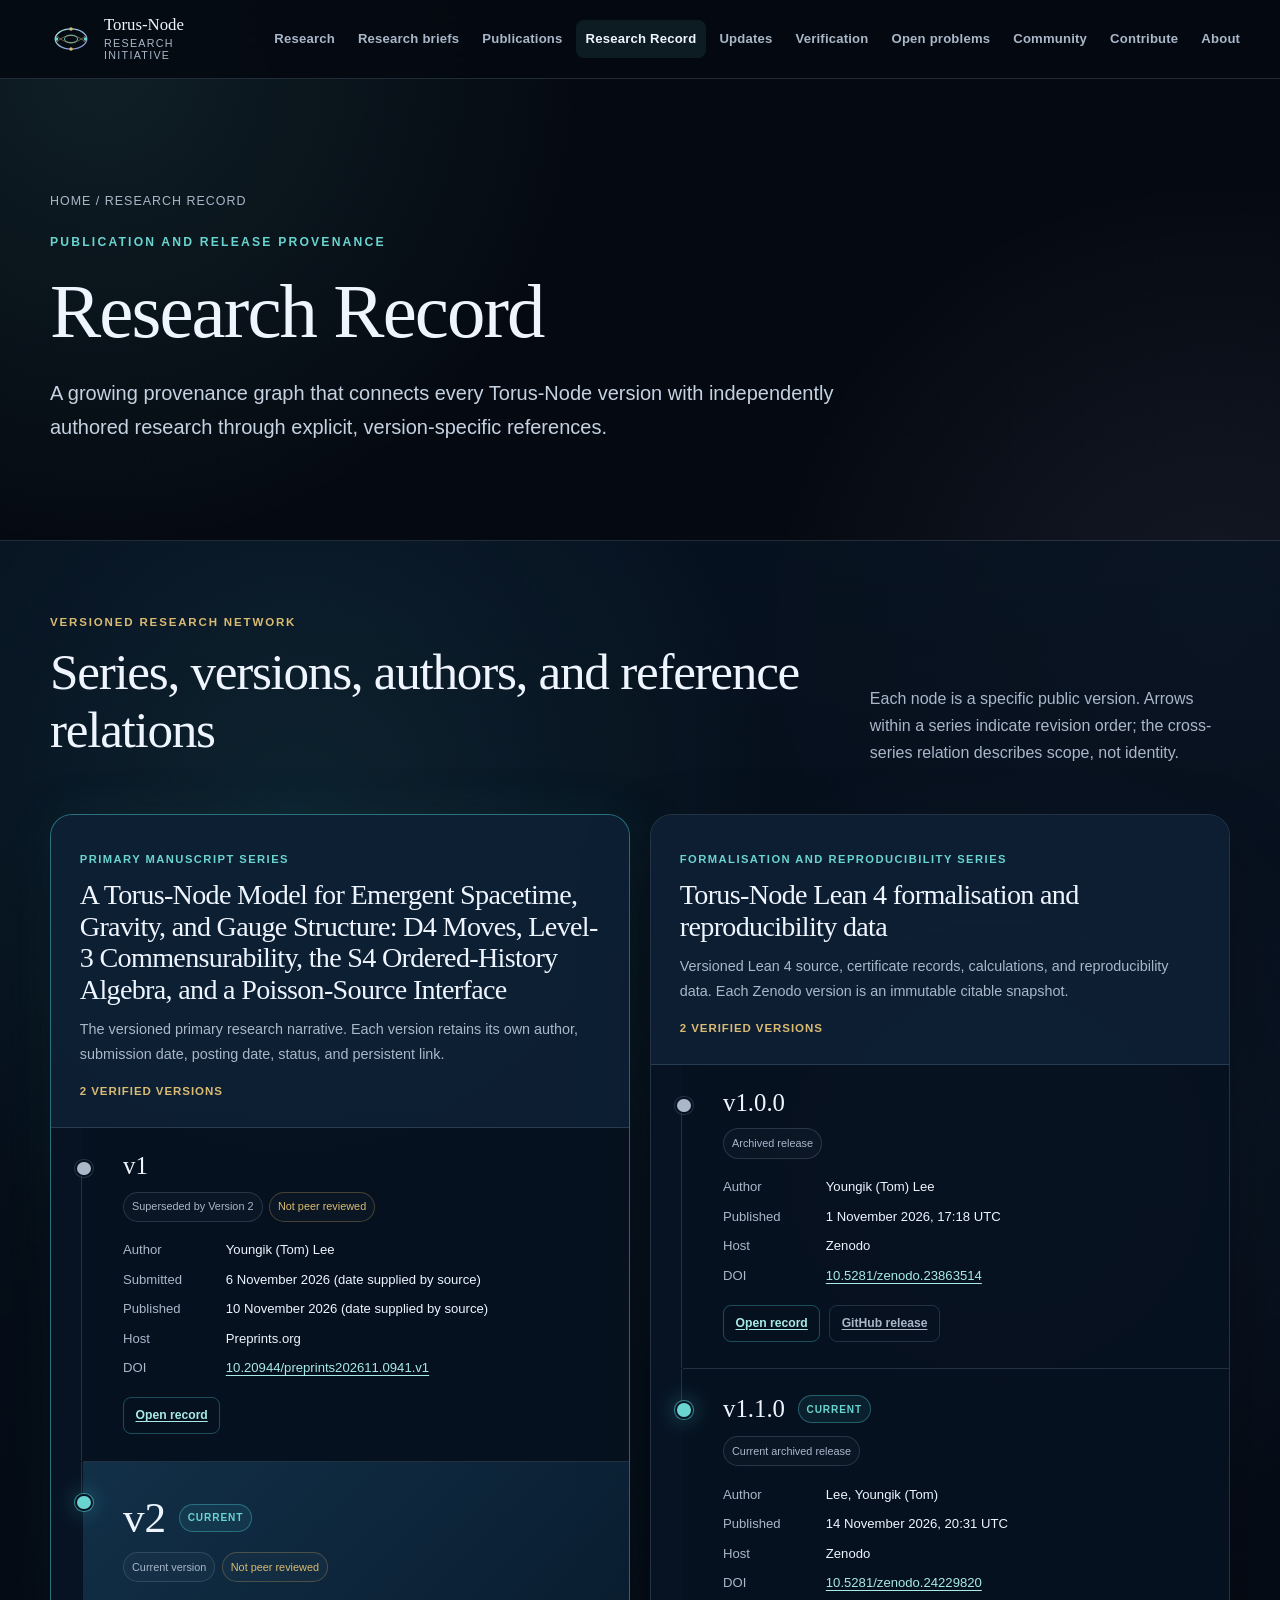
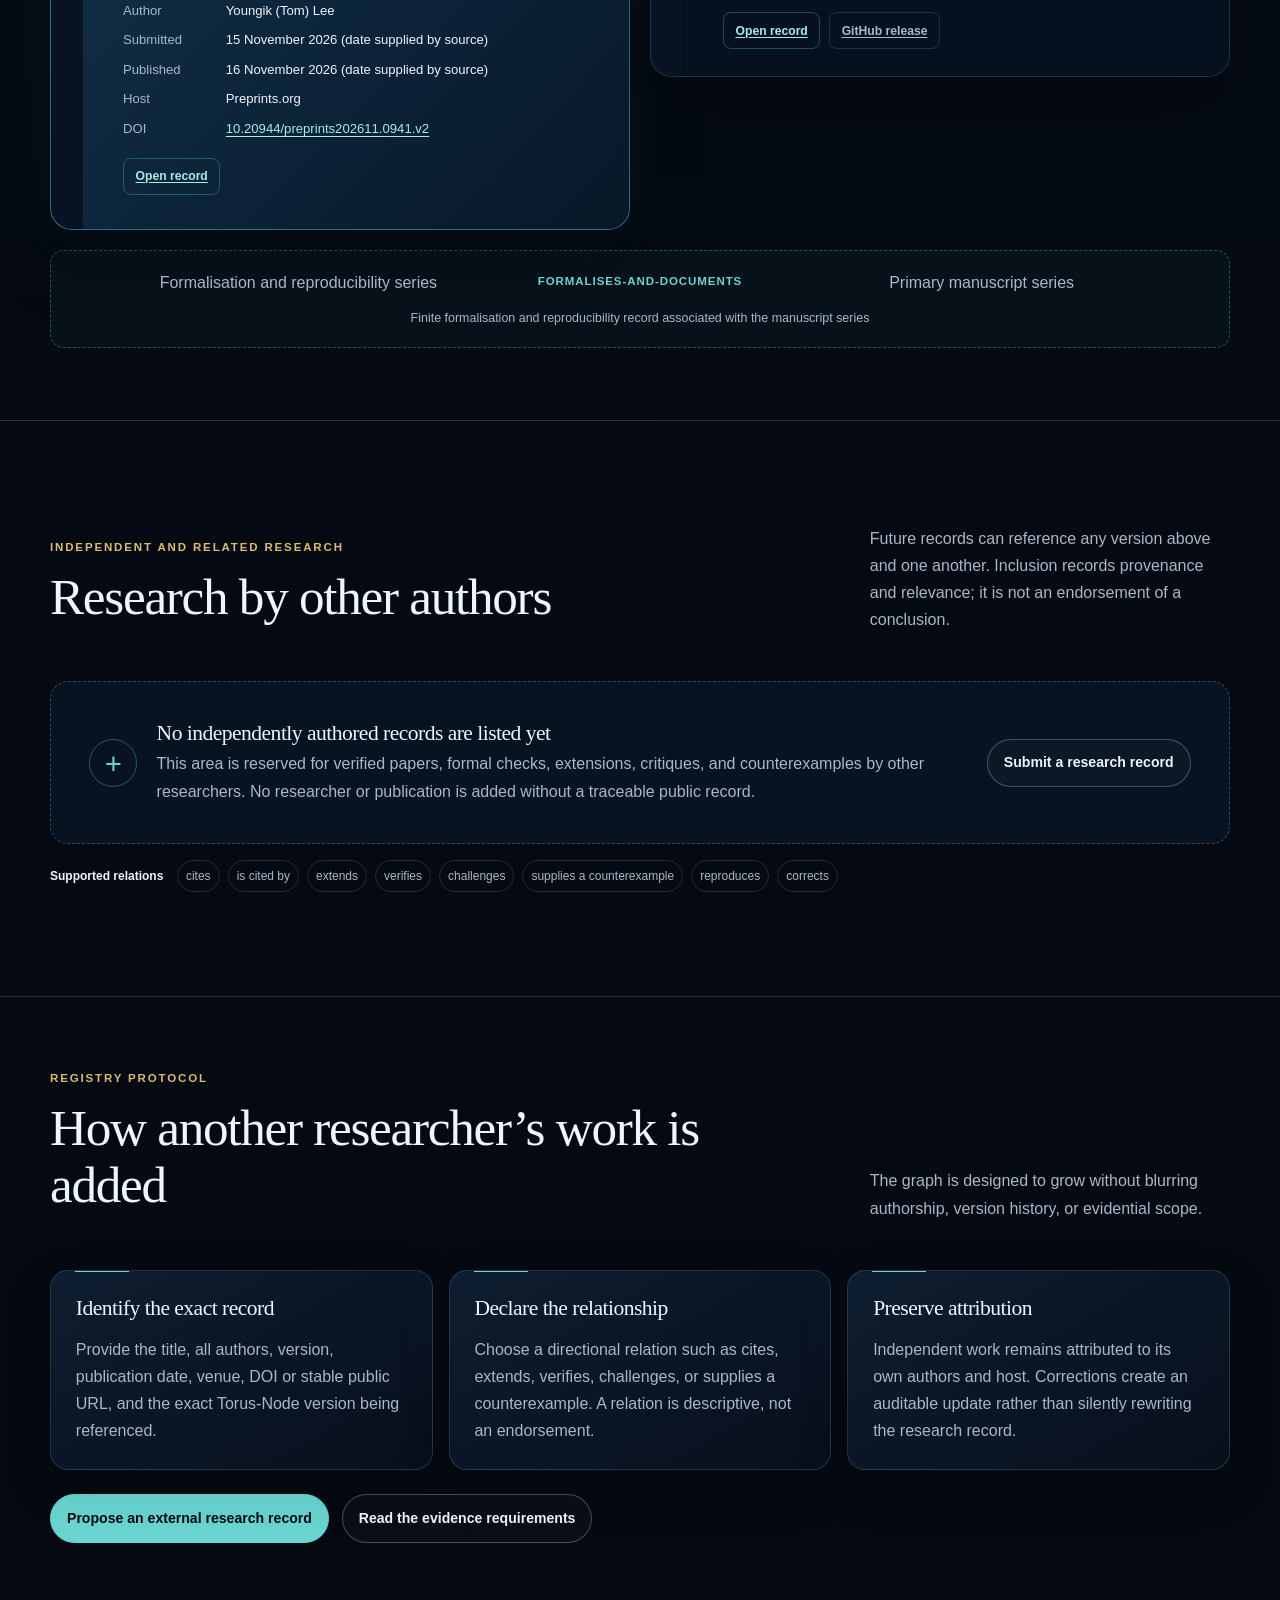
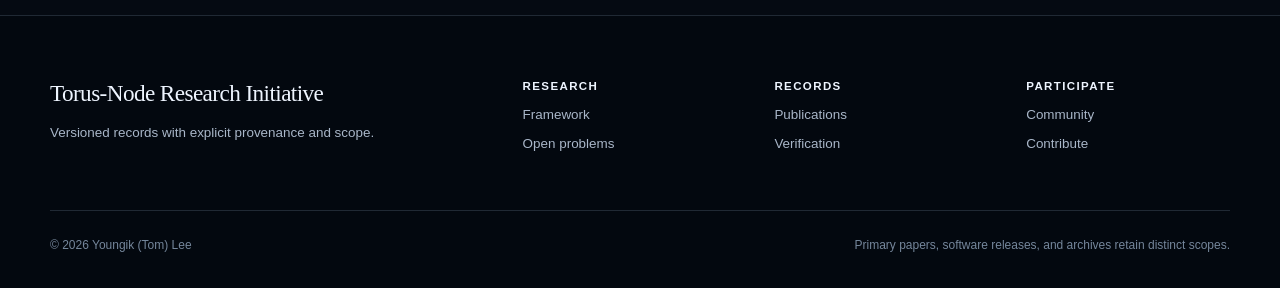
<file: research-record.html>
<!doctype html><html lang="en"><head>
  <meta charset="utf-8"><meta name="viewport" content="width=device-width, initial-scale=1">
  <title>Research Record · Torus-Node</title><meta name="description" content="A versioned provenance network connecting Torus-Node publications, formal releases, and independent research by other authors through explicit references.">
  <!-- SEO:START -->
  <meta name="robots" content="index, follow, max-image-preview:large">
  <meta property="og:site_name" content="Torus-Node Research Initiative">
  <meta property="og:title" content="Research Record · Torus-Node">
  <meta property="og:description" content="A versioned provenance network connecting Torus-Node publications, formal releases, and independent research by other authors through explicit references.">
  <meta property="og:type" content="website">
  <meta property="og:url" content="https://s6ygleee.github.io/torus-node/research-record.html">
  <meta property="og:image" content="https://s6ygleee.github.io/torus-node/assets/images/torus-node-social.png">
  <meta property="og:image:width" content="1200">
  <meta property="og:image:height" content="630">
  <meta property="og:image:alt" content="Torus-Node Research Initiative: Emergent Spacetime, Gravity, and Gauge Structure">
  <meta name="twitter:card" content="summary_large_image">
  <meta name="twitter:title" content="Research Record · Torus-Node">
  <meta name="twitter:description" content="A versioned provenance network connecting Torus-Node publications, formal releases, and independent research by other authors through explicit references.">
  <meta name="twitter:image" content="https://s6ygleee.github.io/torus-node/assets/images/torus-node-social.png">
  <script type="application/ld+json">{"@context":"https://schema.org","@graph":[{"@type":"WebSite","@id":"https://s6ygleee.github.io/torus-node/#website","url":"https://s6ygleee.github.io/torus-node/","name":"Torus-Node Research Initiative","description":"Emergent Spacetime, Gravity, and Gauge Structure","inLanguage":"en","publisher":{"@id":"https://s6ygleee.github.io/torus-node/#youngik-tom-lee"}},{"@type":"WebPage","@id":"https://s6ygleee.github.io/torus-node/research-record.html#webpage","url":"https://s6ygleee.github.io/torus-node/research-record.html","name":"Research Record · Torus-Node","description":"A versioned provenance network connecting Torus-Node publications, formal releases, and independent research by other authors through explicit references.","keywords":["research provenance","versioned publications","independent verification","research citations"],"isPartOf":{"@id":"https://s6ygleee.github.io/torus-node/#website"},"about":{"@id":"https://s6ygleee.github.io/torus-node/#initiative"},"dateModified":"2026-11-24","inLanguage":"en"},{"@type":"ResearchProject","@id":"https://s6ygleee.github.io/torus-node/#initiative","name":"Torus-Node Research Initiative","description":"Independent Torus-Node model and torus theory research on emergent spacetime, quantum gravity, gauge structure, grand unified theory, and theory of everything questions. The project does not claim a completed GUT or TOE.","keywords":["Torus-Node","Torus-Node model","Torus-Node theory","torus theory","emergent spacetime","quantum gravity","grand unified theory","GUT","theory of everything","TOE","Lean 4 formal verification"],"alternateName":["Torus-Node model","Torus-Node theory","Torus theory research"],"url":"https://s6ygleee.github.io/torus-node/","sameAs":["https://www.preprints.org/manuscript/202611.0941","https://github.com/s6ygleee/torus-node-lean4","https://doi.org/10.5281/zenodo.24229820"],"founder":{"@id":"https://s6ygleee.github.io/torus-node/#youngik-tom-lee"}},{"@type":"Person","@id":"https://s6ygleee.github.io/torus-node/#youngik-tom-lee","name":"Youngik (Tom) Lee","url":"https://github.com/s6ygleee","sameAs":["https://github.com/s6ygleee"]},{"@type":"BreadcrumbList","@id":"https://s6ygleee.github.io/torus-node/research-record.html#breadcrumb","itemListElement":[{"@type":"ListItem","position":1,"name":"Home","item":"https://s6ygleee.github.io/torus-node/"},{"@type":"ListItem","position":2,"name":"Research Record","item":"https://s6ygleee.github.io/torus-node/research-record.html"}]},{"@type":"ItemList","@id":"https://s6ygleee.github.io/torus-node/research-record.html#versioned-records","name":"Torus-Node versioned research records","numberOfItems":4,"itemListElement":[{"@type":"ListItem","position":1,"item":{"@type":"ScholarlyArticle","name":"A Torus-Node Model for Emergent Spacetime, Gravity, and Gauge Structure: D4 Moves, Level-3 Commensurability, the S4 Ordered-History Algebra, and a Poisson-Source Interface — version 1","author":[{"@type":"Person","name":"Youngik (Tom) Lee"}],"datePublished":"2026-11-10","version":"1","url":"https://doi.org/10.20944/preprints202611.0941.v1","isAccessibleForFree":true,"identifier":"https://doi.org/10.20944/preprints202611.0941.v1"}},{"@type":"ListItem","position":2,"item":{"@type":"ScholarlyArticle","name":"A Torus-Node Model for Emergent Spacetime, Gravity, and Gauge Structure: D4 Moves, Level-3 Commensurability, the S4 Ordered-History Algebra, and a Poisson-Source Interface — version 2","author":[{"@type":"Person","name":"Youngik (Tom) Lee"}],"datePublished":"2026-11-16","version":"2","url":"https://doi.org/10.20944/preprints202611.0941.v2","isAccessibleForFree":true,"identifier":"https://doi.org/10.20944/preprints202611.0941.v2"}},{"@type":"ListItem","position":3,"item":{"@type":"SoftwareSourceCode","name":"Torus-Node Lean 4 formalisation and reproducibility data — version 1.0.0","author":[{"@type":"Person","name":"Youngik (Tom) Lee"}],"datePublished":"2026-11-01T17:18:14Z","version":"1.0.0","url":"https://doi.org/10.5281/zenodo.23863514","isAccessibleForFree":true,"identifier":"https://doi.org/10.5281/zenodo.23863514"}},{"@type":"ListItem","position":4,"item":{"@type":"SoftwareSourceCode","name":"Torus-Node Lean 4 formalisation and reproducibility data — version 1.1.0","author":[{"@type":"Person","name":"Lee, Youngik (Tom)"}],"datePublished":"2026-11-14T20:31:04.017494Z","version":"1.1.0","url":"https://doi.org/10.5281/zenodo.24229820","isAccessibleForFree":true,"identifier":"https://doi.org/10.5281/zenodo.24229820"}}]}]}</script>
  <!-- SEO:END -->
  <link rel="canonical" href="https://s6ygleee.github.io/torus-node/research-record.html"><link rel="icon" href="assets/images/torus-node-mark.svg" type="image/svg+xml"><link rel="stylesheet" href="assets/css/styles.css"><script src="assets/js/main.js" defer></script>
</head><body>
<a class="skip-link" href="#main">Skip to content</a><header class="site-header"><div class="shell nav-wrap"><a class="brand" href="index.html"><img src="assets/images/torus-node-mark.svg" alt=""><span>Torus-Node<small>Research Initiative</small></span></a><button class="nav-toggle" type="button" aria-expanded="false" aria-controls="site-nav" aria-label="Open navigation"><span></span></button><nav class="site-nav" id="site-nav" aria-label="Primary navigation"><a href="research.html">Research</a><a href="research-briefs.html">Research briefs</a><a href="publications.html">Publications</a><a href="research-record.html">Research Record</a><a href="updates.html">Updates</a><a href="verification.html">Verification</a><a href="open-problems.html">Open problems</a><a href="community.html">Community</a><a href="contribute.html">Contribute</a><a href="about.html">About</a></nav></div></header>
<main id="main">
  <header class="page-hero"><div class="shell"><p class="breadcrumbs"><a href="index.html">Home</a> / Research Record</p><p class="eyebrow">Publication and release provenance</p><h1>Research Record</h1><p class="lede">A growing provenance graph that connects every Torus-Node version with independently authored research through explicit, version-specific references.</p></div></header>
<!-- AUTO:RESEARCH_NETWORK:START -->
<section class="record-network section compact" aria-labelledby="record-network-title">
      <div class="shell">
        <div class="section-head">
          <div><span class="kicker">Versioned research network</span><h2 id="record-network-title">Series, versions, authors, and reference relations</h2></div>
          <p>Each node is a specific public version. Arrows within a series indicate revision order; the cross-series relation describes scope, not identity.</p>
        </div>
        <div class="series-grid"><article class="record-series primary-series" id="torus-node-preprint">
      <header class="series-header">
        <span class="record-type">Primary manuscript series</span>
        <h2>A Torus-Node Model for Emergent Spacetime, Gravity, and Gauge Structure: D4 Moves, Level-3 Commensurability, the S4 Ordered-History Algebra, and a Poisson-Source Interface</h2>
        <p>The versioned primary research narrative. Each version retains its own author, submission date, posting date, status, and persistent link.</p>
        <span class="series-count">2 verified versions</span>
      </header>
      <ol class="version-timeline"><li class="version-node" id="preprint-v1">
      <div class="version-heading"><span class="version-number">v1</span></div>
      <div class="version-badges"><span class="relation-badge">Superseded by Version 2</span><span class="relation-badge review-status">Not peer reviewed</span></div>
      <dl class="version-meta">
        <dt>Author</dt><dd>Youngik (Tom) Lee</dd>
        <dt>Submitted</dt><dd><time datetime="2026-11-06">6 November 2026 (date supplied by source)</time></dd>
        <dt>Published</dt><dd><time datetime="2026-11-10">10 November 2026 (date supplied by source)</time></dd>
        <dt>Host</dt><dd>Preprints.org</dd>
        <dt>DOI</dt><dd><a href="https://doi.org/10.20944/preprints202611.0941.v1">10.20944/preprints202611.0941.v1</a></dd>
      </dl>
      
      <div class="version-actions"><a class="version-link" href="https://doi.org/10.20944/preprints202611.0941.v1">Open record</a></div>
    </li>
<li class="version-node is-current is-primary" id="preprint-v2">
      <div class="version-heading"><span class="version-number">v2</span><span class="current-marker">Current</span></div>
      <div class="version-badges"><span class="relation-badge">Current version</span><span class="relation-badge review-status">Not peer reviewed</span></div>
      <dl class="version-meta">
        <dt>Author</dt><dd>Youngik (Tom) Lee</dd>
        <dt>Submitted</dt><dd><time datetime="2026-11-15">15 November 2026 (date supplied by source)</time></dd>
        <dt>Published</dt><dd><time datetime="2026-11-16">16 November 2026 (date supplied by source)</time></dd>
        <dt>Host</dt><dd>Preprints.org</dd>
        <dt>DOI</dt><dd><a href="https://doi.org/10.20944/preprints202611.0941.v2">10.20944/preprints202611.0941.v2</a></dd>
      </dl>
      
      <div class="version-actions"><a class="version-link" href="https://doi.org/10.20944/preprints202611.0941.v2">Open record</a></div>
    </li></ol>
    </article>
<article class="record-series" id="torus-node-lean">
      <header class="series-header">
        <span class="record-type">Formalisation and reproducibility series</span>
        <h2>Torus-Node Lean 4 formalisation and reproducibility data</h2>
        <p>Versioned Lean 4 source, certificate records, calculations, and reproducibility data. Each Zenodo version is an immutable citable snapshot.</p>
        <span class="series-count">2 verified versions</span>
      </header>
      <ol class="version-timeline"><li class="version-node" id="lean-v1.0.0">
      <div class="version-heading"><span class="version-number">v1.0.0</span></div>
      <div class="version-badges"><span class="relation-badge">Archived release</span></div>
      <dl class="version-meta">
        <dt>Author</dt><dd>Youngik (Tom) Lee</dd>
        
        <dt>Published</dt><dd><time datetime="2026-11-01T17:18:14Z">1 November 2026, 17:18 UTC</time></dd>
        <dt>Host</dt><dd>Zenodo</dd>
        <dt>DOI</dt><dd><a href="https://doi.org/10.5281/zenodo.23863514">10.5281/zenodo.23863514</a></dd>
      </dl>
      
      <div class="version-actions"><a class="version-link" href="https://doi.org/10.5281/zenodo.23863514">Open record</a><a class="version-link secondary" href="https://github.com/s6ygleee/torus-node-lean4/releases/tag/v1.0.0">GitHub release</a></div>
    </li>
<li class="version-node is-current" id="lean-v1.1.0">
      <div class="version-heading"><span class="version-number">v1.1.0</span><span class="current-marker">Current</span></div>
      <div class="version-badges"><span class="relation-badge">Current archived release</span></div>
      <dl class="version-meta">
        <dt>Author</dt><dd>Lee, Youngik (Tom)</dd>
        
        <dt>Published</dt><dd><time datetime="2026-11-14T20:31:04.017494Z">14 November 2026, 20:31 UTC</time></dd>
        <dt>Host</dt><dd>Zenodo</dd>
        <dt>DOI</dt><dd><a href="https://doi.org/10.5281/zenodo.24229820">10.5281/zenodo.24229820</a></dd>
      </dl>
      
      <div class="version-actions"><a class="version-link" href="https://doi.org/10.5281/zenodo.24229820">Open record</a><a class="version-link secondary" href="https://github.com/s6ygleee/torus-node-lean4/releases/tag/v1.1.0">GitHub release</a></div>
    </li></ol>
    </article></div>
        <div class="series-relation" aria-label="Relation between the software and manuscript series">
          <span>Formalisation and reproducibility series</span><strong>formalises-and-documents</strong><span>Primary manuscript series</span>
          <p>Finite formalisation and reproducibility record associated with the manuscript series</p>
        </div>
      </div>
    </section>
    <section class="section external-records" aria-labelledby="external-records-title">
      <div class="shell">
        <div class="section-head">
          <div><span class="kicker">Independent and related research</span><h2 id="external-records-title">Research by other authors</h2></div>
          <p>Future records can reference any version above and one another. Inclusion records provenance and relevance; it is not an endorsement of a conclusion.</p>
        </div>
        <div class="reference-empty">
          <span class="empty-symbol" aria-hidden="true">+</span>
          <div><h3>No independently authored records are listed yet</h3><p>This area is reserved for verified papers, formal checks, extensions, critiques, and counterexamples by other researchers. No researcher or publication is added without a traceable public record.</p></div>
          <a class="button" href="https://github.com/s6ygleee/torus-node/issues/new?template=independent-research-result.yml">Submit a research record</a>
        </div>
        <div class="relation-legend" aria-label="Supported reference relation types">
          <strong>Supported relations</strong>
          <span>cites</span><span>is cited by</span><span>extends</span><span>verifies</span><span>challenges</span><span>supplies a counterexample</span><span>reproduces</span><span>corrects</span>
        </div>
      </div>
    </section>
<!-- AUTO:RESEARCH_NETWORK:END -->

  <section class="section compact"><div class="shell"><div class="section-head"><div><span class="kicker">Registry protocol</span><h2>How another researcher’s work is added</h2></div><p>The graph is designed to grow without blurring authorship, version history, or evidential scope.</p></div><div class="grid three"><article class="card"><h3>Identify the exact record</h3><p>Provide the title, all authors, version, publication date, venue, DOI or stable public URL, and the exact Torus-Node version being referenced.</p></article><article class="card"><h3>Declare the relationship</h3><p>Choose a directional relation such as cites, extends, verifies, challenges, or supplies a counterexample. A relation is descriptive, not an endorsement.</p></article><article class="card"><h3>Preserve attribution</h3><p>Independent work remains attributed to its own authors and host. Corrections create an auditable update rather than silently rewriting the research record.</p></article></div><div class="actions" style="margin-top:1.5rem"><a class="button primary" href="https://github.com/s6ygleee/torus-node/issues/new?template=independent-research-result.yml">Propose an external research record</a><a class="button" href="CONTRIBUTING.md">Read the evidence requirements</a></div></div></section>
</main><footer class="site-footer"><div class="shell"><div class="footer-grid"><div><h2>Torus-Node Research Initiative</h2><p>Versioned records with explicit provenance and scope.</p></div><div><h3>Research</h3><a href="research.html">Framework</a><a href="open-problems.html">Open problems</a></div><div><h3>Records</h3><a href="publications.html">Publications</a><a href="verification.html">Verification</a></div><div><h3>Participate</h3><a href="community.html">Community</a><a href="contribute.html">Contribute</a></div></div><div class="footer-note"><span>© <span data-year></span> Youngik (Tom) Lee</span><span>Primary papers, software releases, and archives retain distinct scopes.</span></div></div></footer></body></html>
</file>
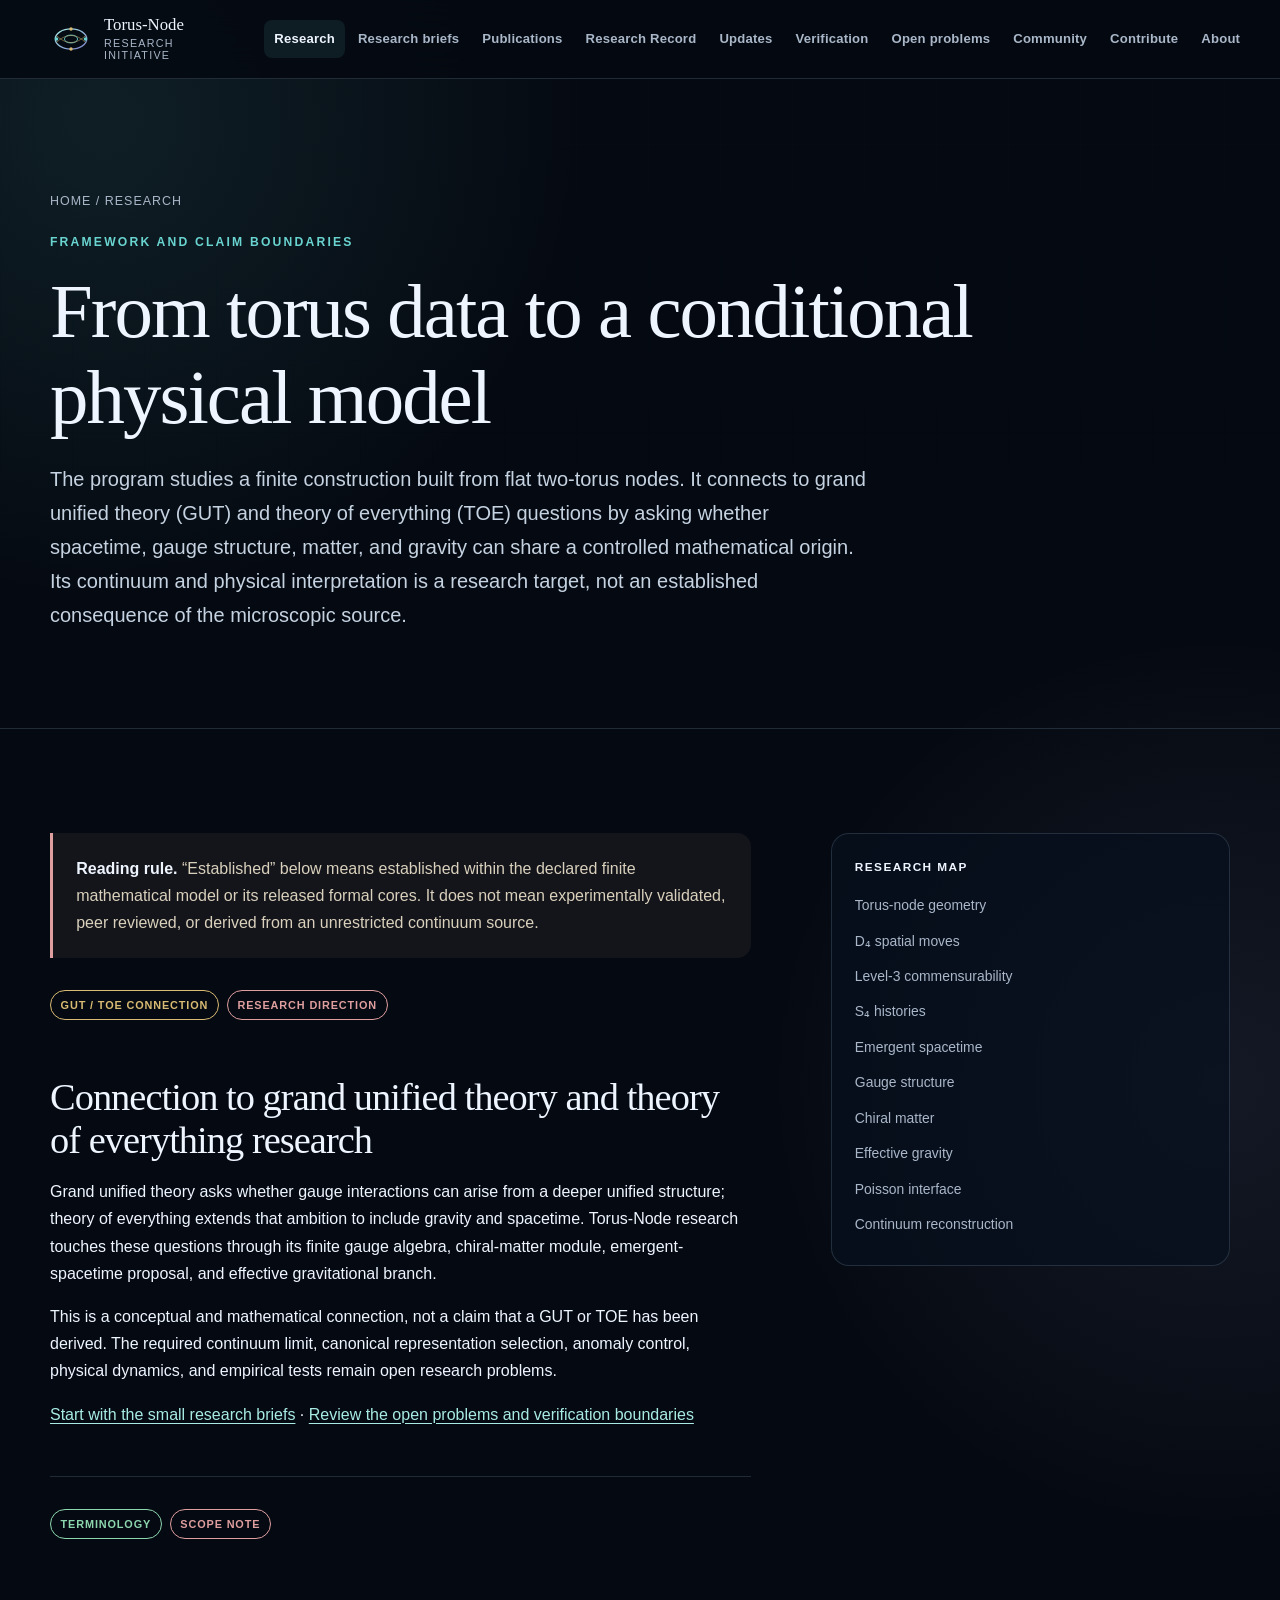
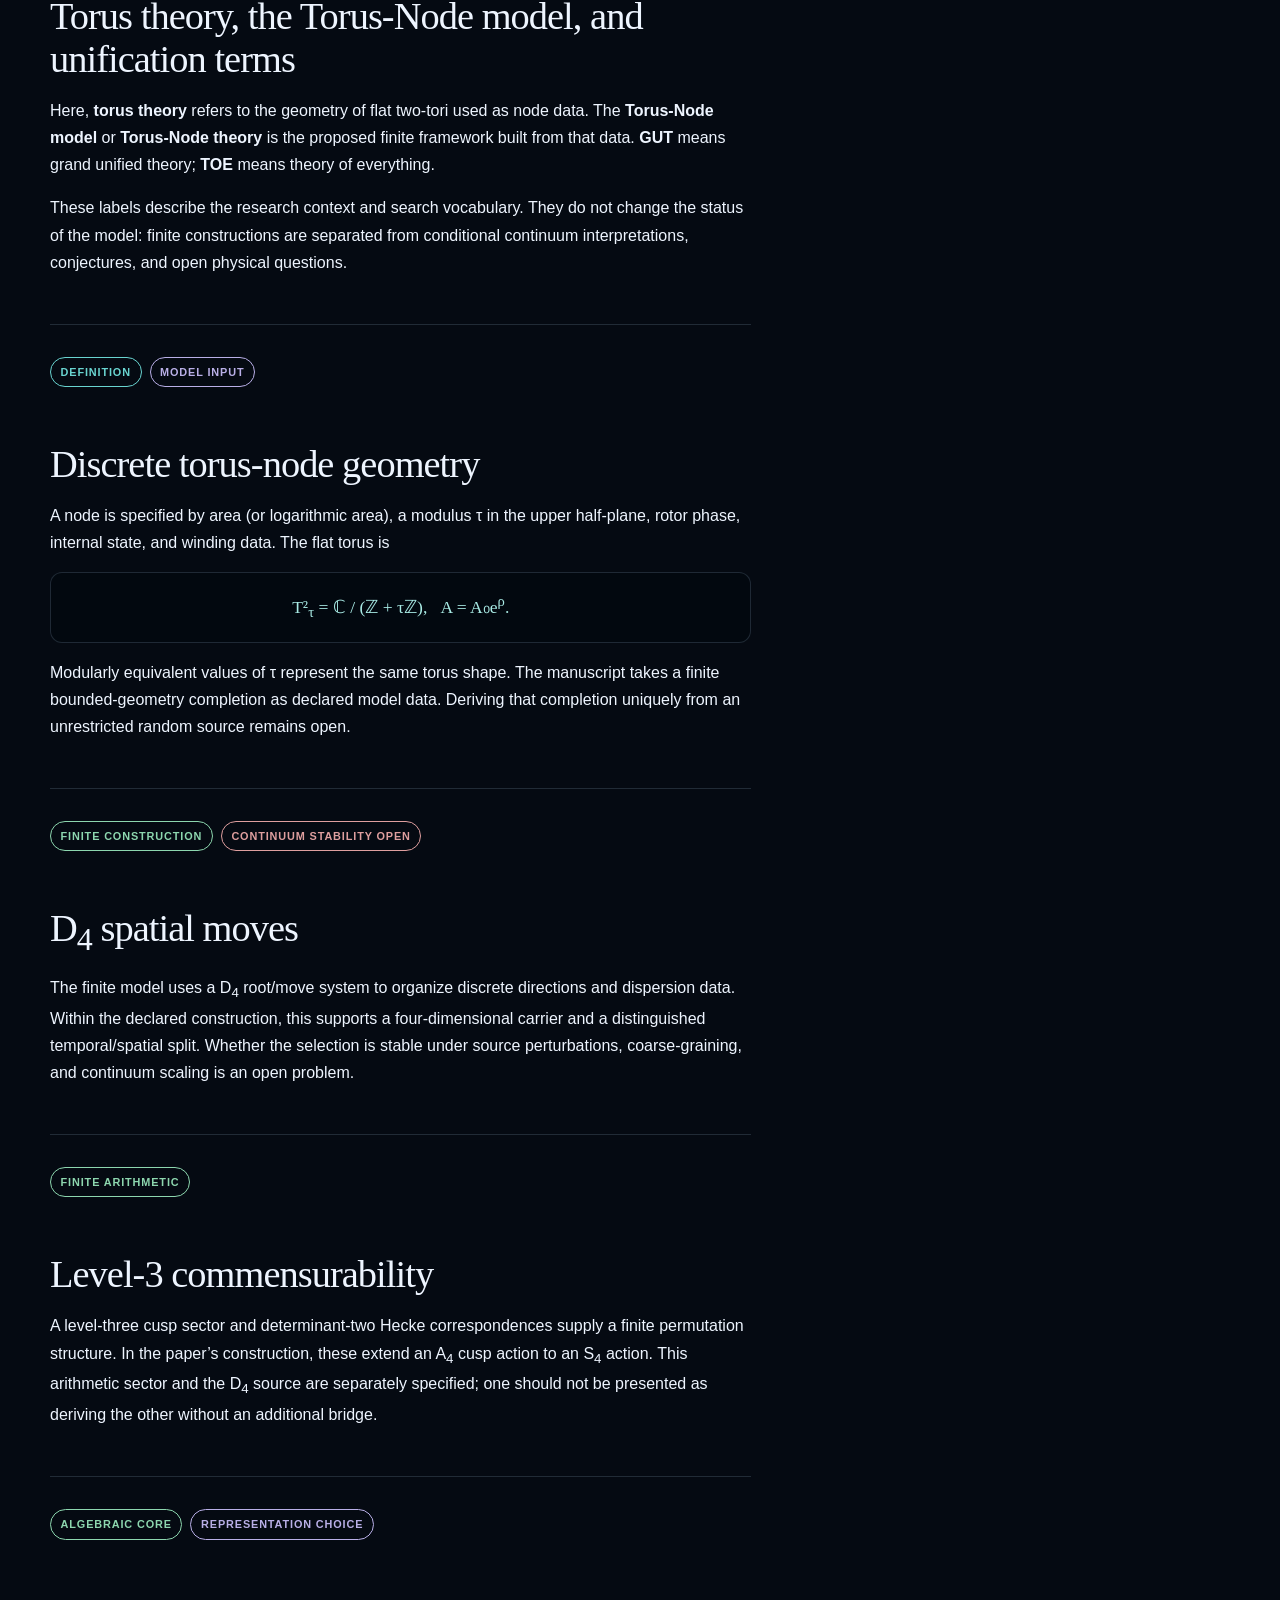
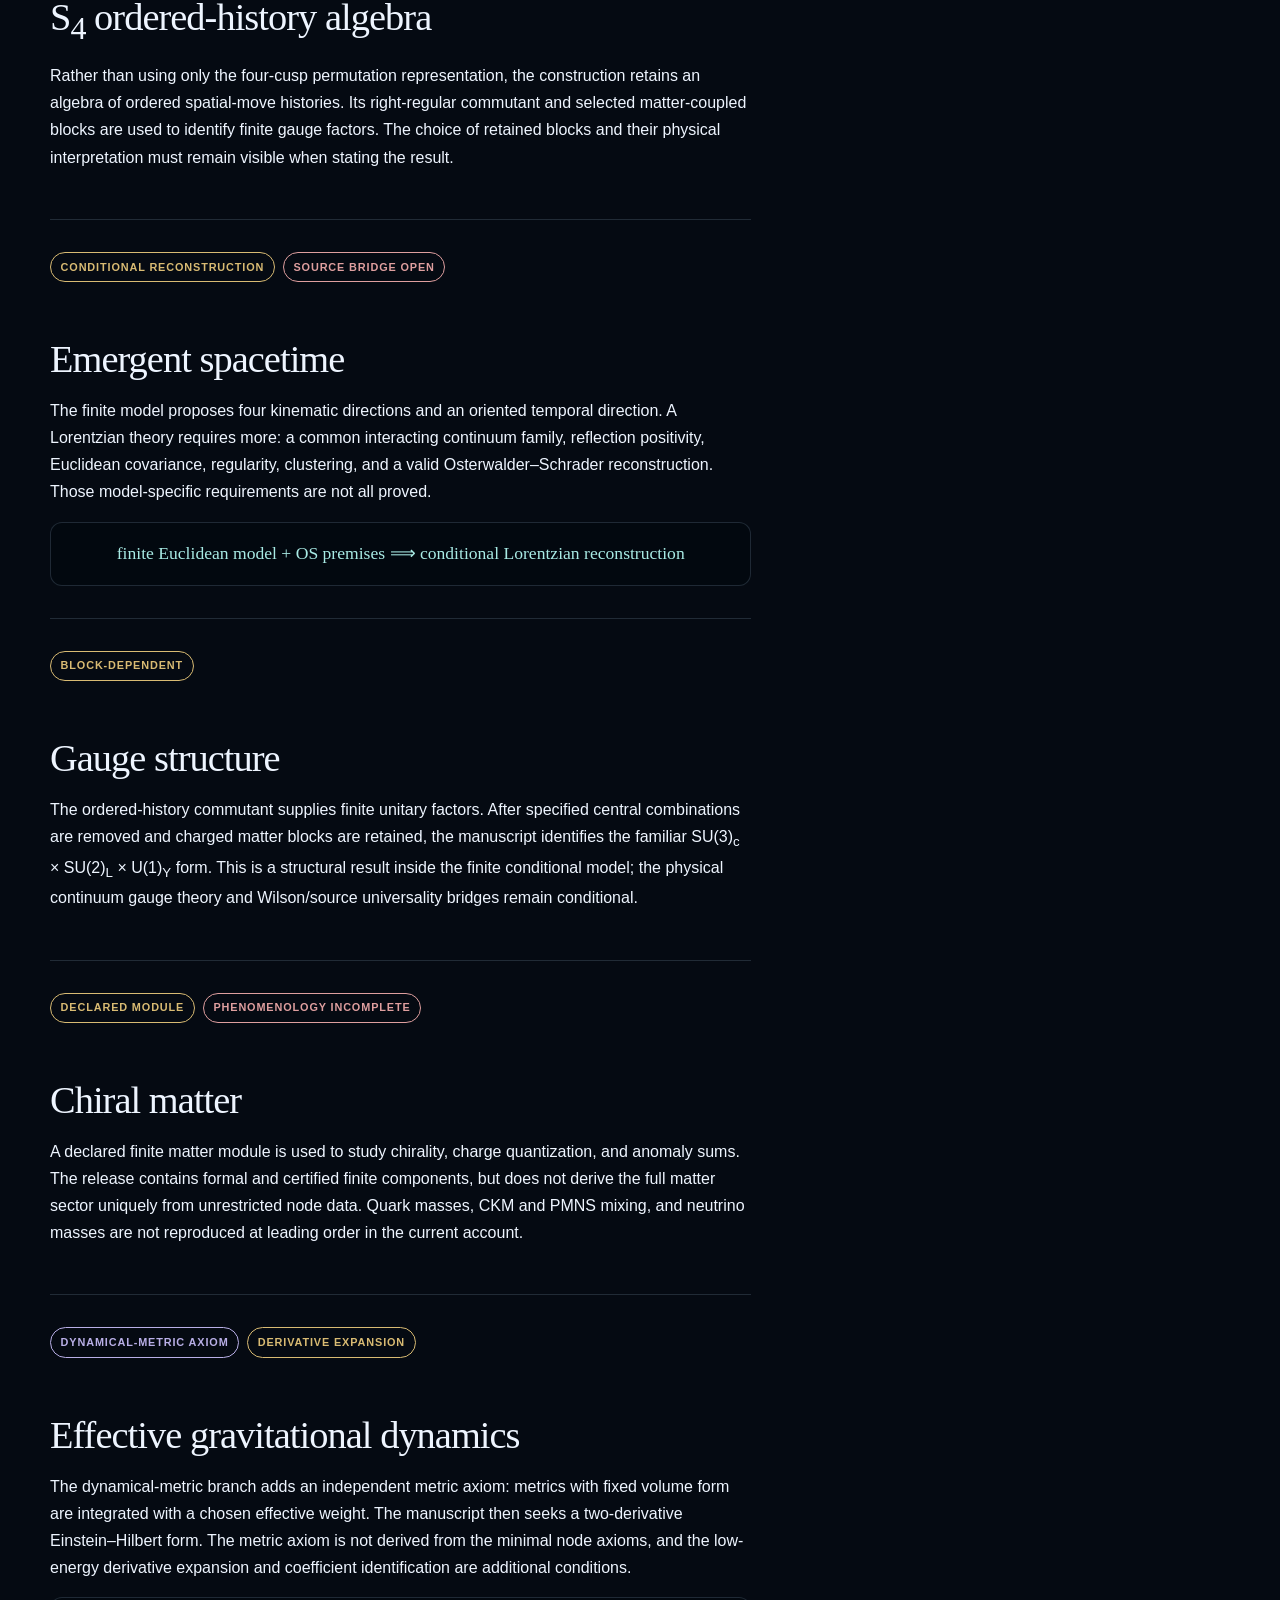
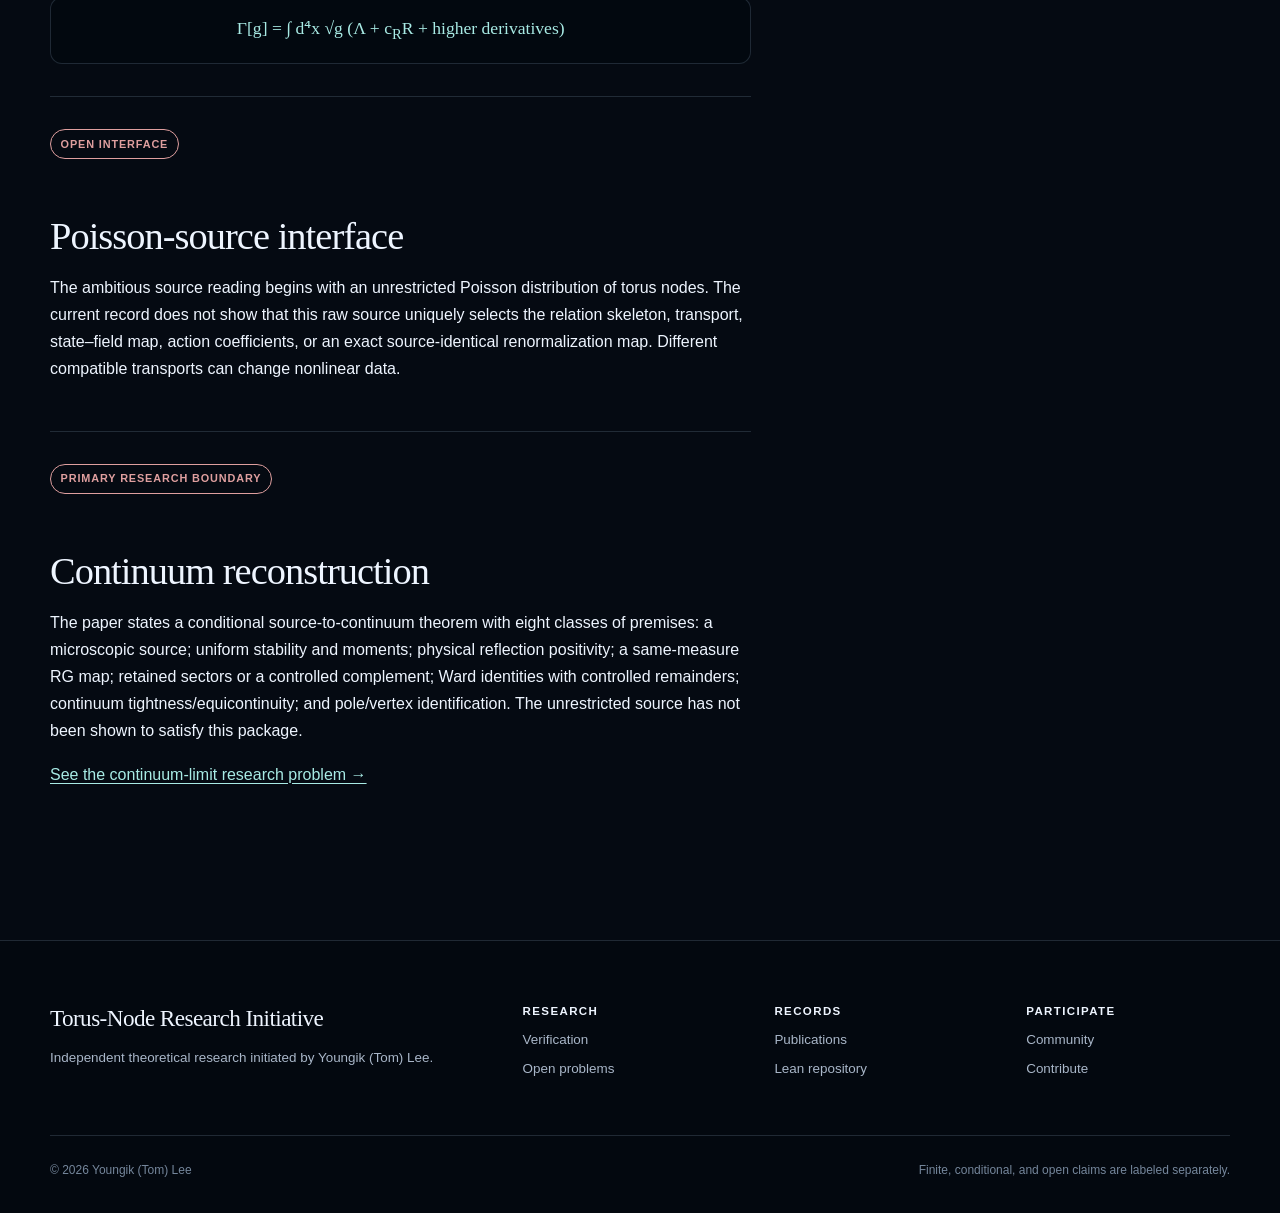
<file: research.html>
<!doctype html><html lang="en"><head>
  <meta charset="utf-8"><meta name="viewport" content="width=device-width, initial-scale=1">
  <title>Torus-Node Theory | Torus Theory, GUT &amp; TOE</title><meta name="description" content="Torus theory and the Torus-Node theory framework: emergent spacetime, quantum gravity, gauge structure, grand unified theory (GUT), and theory of everything (TOE) research boundaries.">
  <!-- SEO:START -->
  <meta name="robots" content="index, follow, max-image-preview:large">
  <meta property="og:site_name" content="Torus-Node Research Initiative">
  <meta property="og:title" content="Torus-Node Theory | Torus Theory, GUT &amp; TOE">
  <meta property="og:description" content="Torus theory and the Torus-Node theory framework: emergent spacetime, quantum gravity, gauge structure, grand unified theory (GUT), and theory of everything (TOE) research boundaries.">
  <meta property="og:type" content="website">
  <meta property="og:url" content="https://s6ygleee.github.io/torus-node/research.html">
  <meta property="og:image" content="https://s6ygleee.github.io/torus-node/assets/images/torus-node-social.png">
  <meta property="og:image:width" content="1200">
  <meta property="og:image:height" content="630">
  <meta property="og:image:alt" content="Torus-Node Research Initiative: Emergent Spacetime, Gravity, and Gauge Structure">
  <meta name="twitter:card" content="summary_large_image">
  <meta name="twitter:title" content="Torus-Node Theory | Torus Theory, GUT &amp; TOE">
  <meta name="twitter:description" content="Torus theory and the Torus-Node theory framework: emergent spacetime, quantum gravity, gauge structure, grand unified theory (GUT), and theory of everything (TOE) research boundaries.">
  <meta name="twitter:image" content="https://s6ygleee.github.io/torus-node/assets/images/torus-node-social.png">
  <script type="application/ld+json">{"@context":"https://schema.org","@graph":[{"@type":"WebSite","@id":"https://s6ygleee.github.io/torus-node/#website","url":"https://s6ygleee.github.io/torus-node/","name":"Torus-Node Research Initiative","description":"Emergent Spacetime, Gravity, and Gauge Structure","inLanguage":"en","publisher":{"@id":"https://s6ygleee.github.io/torus-node/#youngik-tom-lee"}},{"@type":"WebPage","@id":"https://s6ygleee.github.io/torus-node/research.html#webpage","url":"https://s6ygleee.github.io/torus-node/research.html","name":"Torus-Node Theory | Torus Theory, GUT & TOE","description":"Torus theory and the Torus-Node theory framework: emergent spacetime, quantum gravity, gauge structure, grand unified theory (GUT), and theory of everything (TOE) research boundaries.","keywords":["torus theory","Torus-Node model","Torus-Node theory","discrete geometry","D4 spatial moves","S4 ordered-history algebra","emergent gravity","quantum gravity","grand unified theory","GUT","theory of everything","TOE","gauge theory","chiral matter"],"isPartOf":{"@id":"https://s6ygleee.github.io/torus-node/#website"},"about":{"@id":"https://s6ygleee.github.io/torus-node/#initiative"},"dateModified":"2026-11-24","inLanguage":"en"},{"@type":"ResearchProject","@id":"https://s6ygleee.github.io/torus-node/#initiative","name":"Torus-Node Research Initiative","description":"Independent Torus-Node model and torus theory research on emergent spacetime, quantum gravity, gauge structure, grand unified theory, and theory of everything questions. The project does not claim a completed GUT or TOE.","keywords":["Torus-Node","Torus-Node model","Torus-Node theory","torus theory","emergent spacetime","quantum gravity","grand unified theory","GUT","theory of everything","TOE","Lean 4 formal verification"],"alternateName":["Torus-Node model","Torus-Node theory","Torus theory research"],"url":"https://s6ygleee.github.io/torus-node/","sameAs":["https://www.preprints.org/manuscript/202611.0941","https://github.com/s6ygleee/torus-node-lean4","https://doi.org/10.5281/zenodo.24229820"],"founder":{"@id":"https://s6ygleee.github.io/torus-node/#youngik-tom-lee"}},{"@type":"Person","@id":"https://s6ygleee.github.io/torus-node/#youngik-tom-lee","name":"Youngik (Tom) Lee","url":"https://github.com/s6ygleee","sameAs":["https://github.com/s6ygleee"]},{"@type":"BreadcrumbList","@id":"https://s6ygleee.github.io/torus-node/research.html#breadcrumb","itemListElement":[{"@type":"ListItem","position":1,"name":"Home","item":"https://s6ygleee.github.io/torus-node/"},{"@type":"ListItem","position":2,"name":"Research","item":"https://s6ygleee.github.io/torus-node/research.html"}]}]}</script>
  <!-- SEO:END -->
  <link rel="canonical" href="https://s6ygleee.github.io/torus-node/research.html"><link rel="icon" href="assets/images/torus-node-mark.svg" type="image/svg+xml"><link rel="stylesheet" href="assets/css/styles.css"><script src="assets/js/main.js" defer></script>
</head><body>
<a class="skip-link" href="#main">Skip to content</a><header class="site-header"><div class="shell nav-wrap"><a class="brand" href="index.html"><img src="assets/images/torus-node-mark.svg" alt=""><span>Torus-Node<small>Research Initiative</small></span></a><button class="nav-toggle" type="button" aria-expanded="false" aria-controls="site-nav" aria-label="Open navigation"><span></span></button><nav class="site-nav" id="site-nav" aria-label="Primary navigation"><a href="research.html">Research</a><a href="research-briefs.html">Research briefs</a><a href="publications.html">Publications</a><a href="research-record.html">Research Record</a><a href="updates.html">Updates</a><a href="verification.html">Verification</a><a href="open-problems.html">Open problems</a><a href="community.html">Community</a><a href="contribute.html">Contribute</a><a href="about.html">About</a></nav></div></header>
<main id="main">
  <header class="page-hero"><div class="shell"><p class="breadcrumbs"><a href="index.html">Home</a> / Research</p><p class="eyebrow">Framework and claim boundaries</p><h1>From torus data to a conditional physical model</h1><p class="lede">The program studies a finite construction built from flat two-torus nodes. It connects to grand unified theory (GUT) and theory of everything (TOE) questions by asking whether spacetime, gauge structure, matter, and gravity can share a controlled mathematical origin. Its continuum and physical interpretation is a research target, not an established consequence of the microscopic source.</p></div></header>
  <section class="section"><div class="shell split">
    <article class="prose">
      <div class="callout warning"><strong>Reading rule.</strong> “Established” below means established within the declared finite mathematical model or its released formal cores. It does not mean experimentally validated, peer reviewed, or derived from an unrestricted continuum source.</div>

      <section class="research-item" id="unification-context"><div class="meta"><span class="tag conditional">GUT / TOE connection</span><span class="tag open">Research direction</span></div><h2>Connection to grand unified theory and theory of everything research</h2><p>Grand unified theory asks whether gauge interactions can arise from a deeper unified structure; theory of everything extends that ambition to include gravity and spacetime. Torus-Node research touches these questions through its finite gauge algebra, chiral-matter module, emergent-spacetime proposal, and effective gravitational branch.</p><p>This is a conceptual and mathematical connection, not a claim that a GUT or TOE has been derived. The required continuum limit, canonical representation selection, anomaly control, physical dynamics, and empirical tests remain open research problems.</p><p><a href="research-briefs.html">Start with the small research briefs</a> · <a href="open-problems.html">Review the open problems and verification boundaries</a></p></section>
      <section class="research-item" id="terminology"><div class="meta"><span class="tag established">Terminology</span><span class="tag open">Scope note</span></div><h2>Torus theory, the Torus-Node model, and unification terms</h2><p>Here, <strong>torus theory</strong> refers to the geometry of flat two-tori used as node data. The <strong>Torus-Node model</strong> or <strong>Torus-Node theory</strong> is the proposed finite framework built from that data. <strong>GUT</strong> means grand unified theory; <strong>TOE</strong> means theory of everything.</p><p>These labels describe the research context and search vocabulary. They do not change the status of the model: finite constructions are separated from conditional continuum interpretations, conjectures, and open physical questions.</p></section>
      <section class="research-item" id="node-geometry"><div class="meta"><span class="tag preprint">Definition</span><span class="tag assumption">Model input</span></div><h2>Discrete torus-node geometry</h2><p>A node is specified by area (or logarithmic area), a modulus τ in the upper half-plane, rotor phase, internal state, and winding data. The flat torus is</p><div class="equation">T²<sub>τ</sub> = ℂ / (ℤ + τℤ), &nbsp; A = A₀e<sup>ρ</sup>.</div><p>Modularly equivalent values of τ represent the same torus shape. The manuscript takes a finite bounded-geometry completion as declared model data. Deriving that completion uniquely from an unrestricted random source remains open.</p></section>

      <section class="research-item" id="d4"><div class="meta"><span class="tag established">Finite construction</span><span class="tag open">Continuum stability open</span></div><h2>D<sub>4</sub> spatial moves</h2><p>The finite model uses a D<sub>4</sub> root/move system to organize discrete directions and dispersion data. Within the declared construction, this supports a four-dimensional carrier and a distinguished temporal/spatial split. Whether the selection is stable under source perturbations, coarse-graining, and continuum scaling is an open problem.</p></section>

      <section class="research-item" id="level-3"><div class="meta"><span class="tag established">Finite arithmetic</span></div><h2>Level-3 commensurability</h2><p>A level-three cusp sector and determinant-two Hecke correspondences supply a finite permutation structure. In the paper’s construction, these extend an A<sub>4</sub> cusp action to an S<sub>4</sub> action. This arithmetic sector and the D<sub>4</sub> source are separately specified; one should not be presented as deriving the other without an additional bridge.</p></section>

      <section class="research-item" id="s4"><div class="meta"><span class="tag established">Algebraic core</span><span class="tag assumption">Representation choice</span></div><h2>S<sub>4</sub> ordered-history algebra</h2><p>Rather than using only the four-cusp permutation representation, the construction retains an algebra of ordered spatial-move histories. Its right-regular commutant and selected matter-coupled blocks are used to identify finite gauge factors. The choice of retained blocks and their physical interpretation must remain visible when stating the result.</p></section>

      <section class="research-item" id="spacetime"><div class="meta"><span class="tag conditional">Conditional reconstruction</span><span class="tag open">Source bridge open</span></div><h2>Emergent spacetime</h2><p>The finite model proposes four kinematic directions and an oriented temporal direction. A Lorentzian theory requires more: a common interacting continuum family, reflection positivity, Euclidean covariance, regularity, clustering, and a valid Osterwalder–Schrader reconstruction. Those model-specific requirements are not all proved.</p><div class="equation">finite Euclidean model + OS premises ⟹ conditional Lorentzian reconstruction</div></section>

      <section class="research-item" id="gauge"><div class="meta"><span class="tag conditional">Block-dependent</span></div><h2>Gauge structure</h2><p>The ordered-history commutant supplies finite unitary factors. After specified central combinations are removed and charged matter blocks are retained, the manuscript identifies the familiar SU(3)<sub>c</sub> × SU(2)<sub>L</sub> × U(1)<sub>Y</sub> form. This is a structural result inside the finite conditional model; the physical continuum gauge theory and Wilson/source universality bridges remain conditional.</p></section>

      <section class="research-item" id="matter"><div class="meta"><span class="tag conditional">Declared module</span><span class="tag open">Phenomenology incomplete</span></div><h2>Chiral matter</h2><p>A declared finite matter module is used to study chirality, charge quantization, and anomaly sums. The release contains formal and certified finite components, but does not derive the full matter sector uniquely from unrestricted node data. Quark masses, CKM and PMNS mixing, and neutrino masses are not reproduced at leading order in the current account.</p></section>

      <section class="research-item" id="gravity"><div class="meta"><span class="tag assumption">Dynamical-metric axiom</span><span class="tag conditional">Derivative expansion</span></div><h2>Effective gravitational dynamics</h2><p>The dynamical-metric branch adds an independent metric axiom: metrics with fixed volume form are integrated with a chosen effective weight. The manuscript then seeks a two-derivative Einstein–Hilbert form. The metric axiom is not derived from the minimal node axioms, and the low-energy derivative expansion and coefficient identification are additional conditions.</p><div class="equation">Γ[g] = ∫ d⁴x √g (Λ + c<sub>R</sub>R + higher derivatives)</div></section>

      <section class="research-item" id="poisson"><div class="meta"><span class="tag open">Open interface</span></div><h2>Poisson-source interface</h2><p>The ambitious source reading begins with an unrestricted Poisson distribution of torus nodes. The current record does not show that this raw source uniquely selects the relation skeleton, transport, state–field map, action coefficients, or an exact source-identical renormalization map. Different compatible transports can change nonlinear data.</p></section>

      <section class="research-item" id="continuum"><div class="meta"><span class="tag open">Primary research boundary</span></div><h2>Continuum reconstruction</h2><p>The paper states a conditional source-to-continuum theorem with eight classes of premises: a microscopic source; uniform stability and moments; physical reflection positivity; a same-measure RG map; retained sectors or a controlled complement; Ward identities with controlled remainders; continuum tightness/equicontinuity; and pole/vertex identification. The unrestricted source has not been shown to satisfy this package.</p><p><a href="open-problems.html#continuum-limit">See the continuum-limit research problem →</a></p></section>
    </article>
    <aside class="toc" aria-label="On this page"><strong>Research map</strong><a href="#node-geometry">Torus-node geometry</a><a href="#d4">D₄ spatial moves</a><a href="#level-3">Level-3 commensurability</a><a href="#s4">S₄ histories</a><a href="#spacetime">Emergent spacetime</a><a href="#gauge">Gauge structure</a><a href="#matter">Chiral matter</a><a href="#gravity">Effective gravity</a><a href="#poisson">Poisson interface</a><a href="#continuum">Continuum reconstruction</a></aside>
  </div></section>
</main>
<footer class="site-footer"><div class="shell"><div class="footer-grid"><div><h2>Torus-Node Research Initiative</h2><p>Independent theoretical research initiated by Youngik (Tom) Lee.</p></div><div><h3>Research</h3><a href="verification.html">Verification</a><a href="open-problems.html">Open problems</a></div><div><h3>Records</h3><a href="publications.html">Publications</a><a href="https://github.com/s6ygleee/torus-node-lean4">Lean repository</a></div><div><h3>Participate</h3><a href="community.html">Community</a><a href="contribute.html">Contribute</a></div></div><div class="footer-note"><span>© <span data-year></span> Youngik (Tom) Lee</span><span>Finite, conditional, and open claims are labeled separately.</span></div></div></footer>
</body></html>
</file>
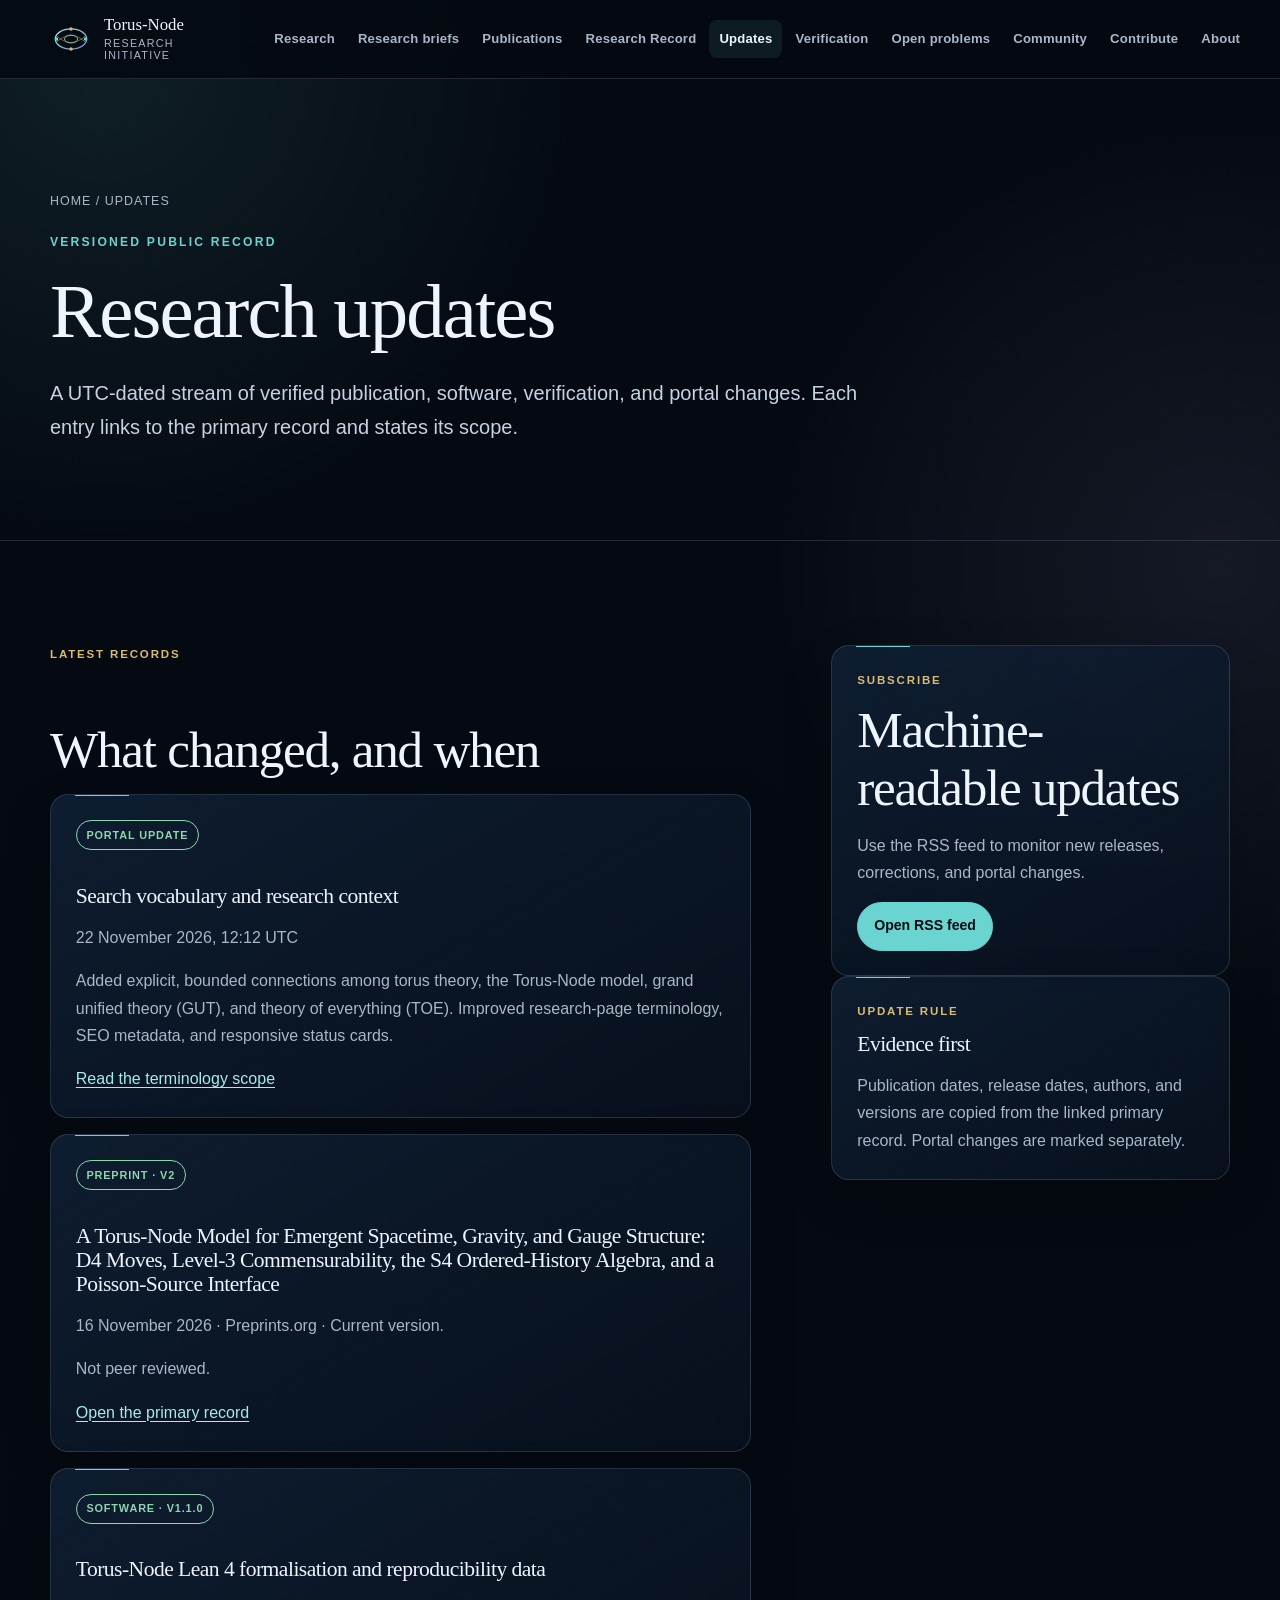
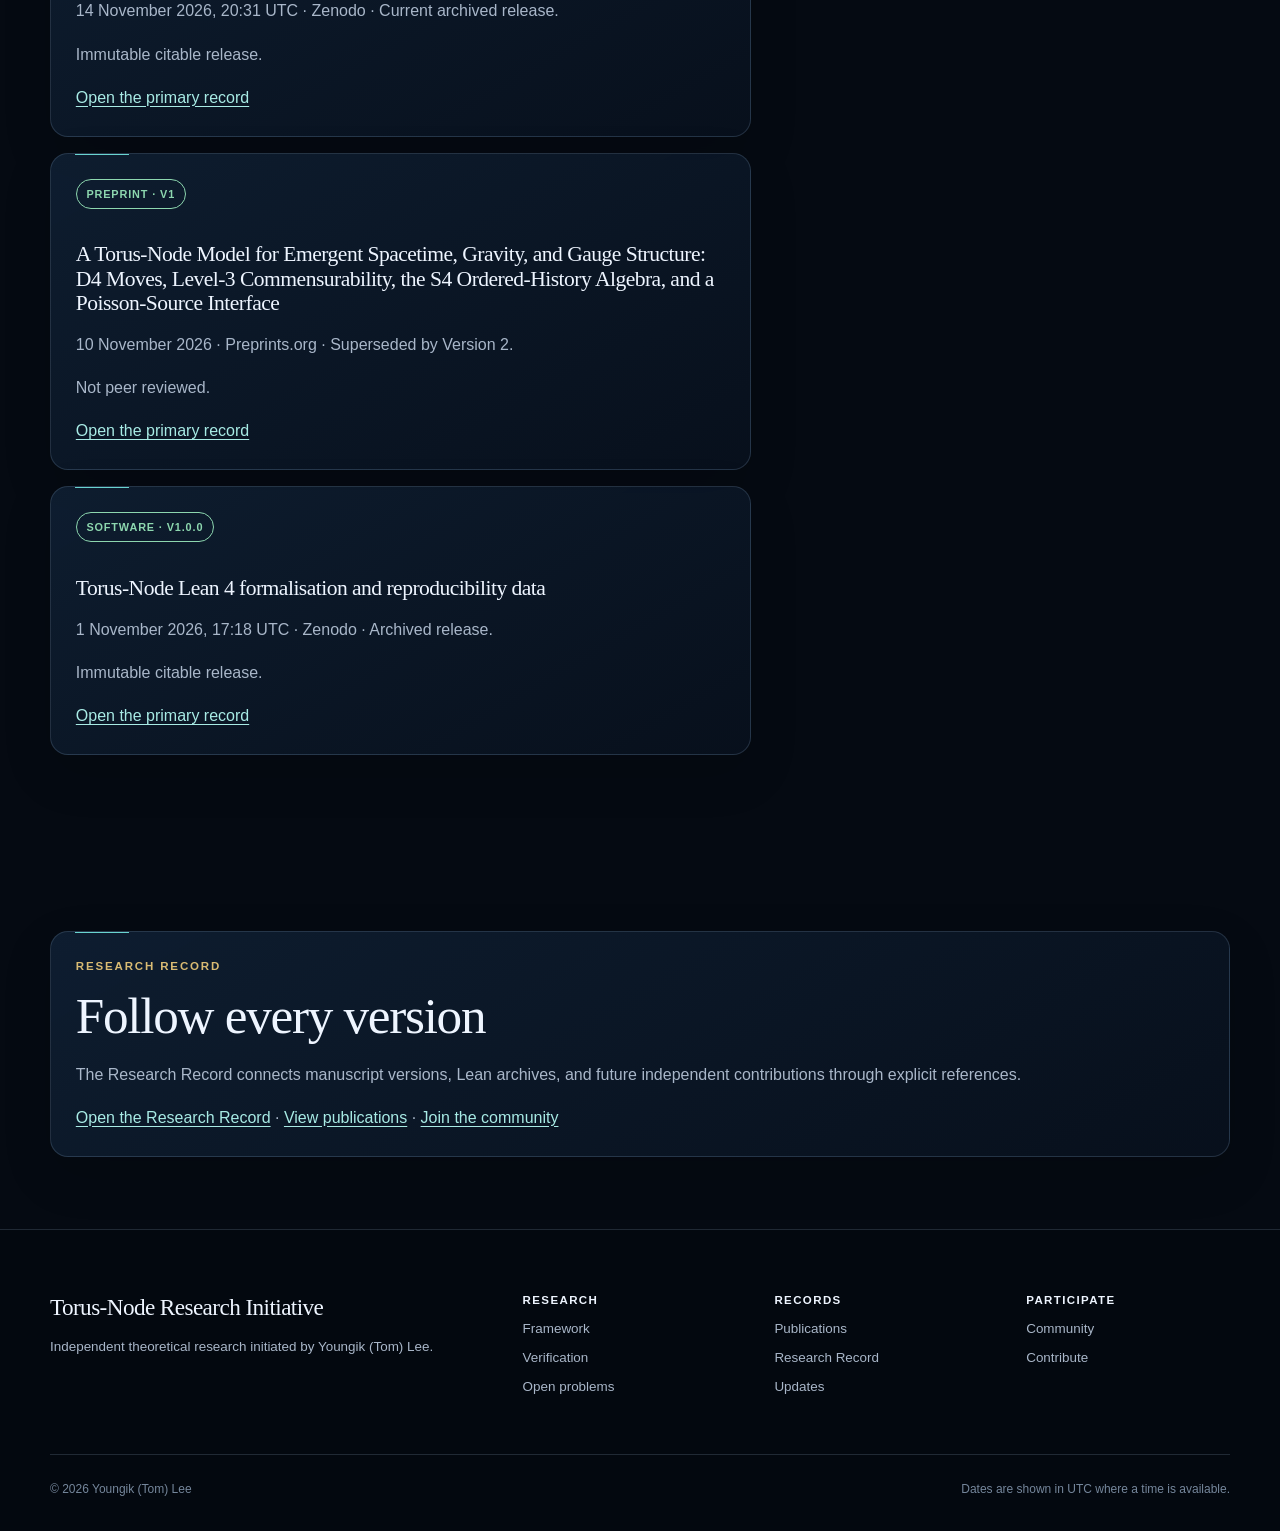
<file: updates.html>
<!doctype html>
<html lang="en">
<head>
  <meta charset="utf-8">
  <meta name="viewport" content="width=device-width, initial-scale=1">
  <title>Research Updates · Torus-Node</title>
  <meta name="description" content="UTC-dated publication, software, verification, and portal updates for the Torus-Node research initiative.">
  <!-- SEO:START -->
  <meta name="robots" content="index, follow, max-image-preview:large">
  <meta property="og:site_name" content="Torus-Node Research Initiative">
  <meta property="og:title" content="Research Updates · Torus-Node">
  <meta property="og:description" content="UTC-dated publication, software, verification, and portal updates for the Torus-Node research initiative.">
  <meta property="og:type" content="website">
  <meta property="og:url" content="https://s6ygleee.github.io/torus-node/updates.html">
  <meta property="og:image" content="https://s6ygleee.github.io/torus-node/assets/images/torus-node-social.png">
  <meta property="og:image:width" content="1200">
  <meta property="og:image:height" content="630">
  <meta property="og:image:alt" content="Torus-Node Research Initiative: Emergent Spacetime, Gravity, and Gauge Structure">
  <meta name="twitter:card" content="summary_large_image">
  <meta name="twitter:title" content="Research Updates · Torus-Node">
  <meta name="twitter:description" content="UTC-dated publication, software, verification, and portal updates for the Torus-Node research initiative.">
  <meta name="twitter:image" content="https://s6ygleee.github.io/torus-node/assets/images/torus-node-social.png">
  <script type="application/ld+json">{"@context":"https://schema.org","@graph":[{"@type":"WebSite","@id":"https://s6ygleee.github.io/torus-node/#website","url":"https://s6ygleee.github.io/torus-node/","name":"Torus-Node Research Initiative","description":"Emergent Spacetime, Gravity, and Gauge Structure","inLanguage":"en","publisher":{"@id":"https://s6ygleee.github.io/torus-node/#youngik-tom-lee"}},{"@type":"WebPage","@id":"https://s6ygleee.github.io/torus-node/updates.html#webpage","url":"https://s6ygleee.github.io/torus-node/updates.html","name":"Research Updates · Torus-Node","description":"UTC-dated publication, software, verification, and portal updates for the Torus-Node research initiative.","keywords":["Torus-Node research updates","preprint version 2","Lean 4 release","Zenodo v1.1.0","UTC publication dates"],"isPartOf":{"@id":"https://s6ygleee.github.io/torus-node/#website"},"about":{"@id":"https://s6ygleee.github.io/torus-node/#initiative"},"dateModified":"2026-11-24","inLanguage":"en"},{"@type":"ResearchProject","@id":"https://s6ygleee.github.io/torus-node/#initiative","name":"Torus-Node Research Initiative","description":"Independent Torus-Node model and torus theory research on emergent spacetime, quantum gravity, gauge structure, grand unified theory, and theory of everything questions. The project does not claim a completed GUT or TOE.","keywords":["Torus-Node","Torus-Node model","Torus-Node theory","torus theory","emergent spacetime","quantum gravity","grand unified theory","GUT","theory of everything","TOE","Lean 4 formal verification"],"alternateName":["Torus-Node model","Torus-Node theory","Torus theory research"],"url":"https://s6ygleee.github.io/torus-node/","sameAs":["https://www.preprints.org/manuscript/202611.0941","https://github.com/s6ygleee/torus-node-lean4","https://doi.org/10.5281/zenodo.24229820"],"founder":{"@id":"https://s6ygleee.github.io/torus-node/#youngik-tom-lee"}},{"@type":"Person","@id":"https://s6ygleee.github.io/torus-node/#youngik-tom-lee","name":"Youngik (Tom) Lee","url":"https://github.com/s6ygleee","sameAs":["https://github.com/s6ygleee"]},{"@type":"BreadcrumbList","@id":"https://s6ygleee.github.io/torus-node/updates.html#breadcrumb","itemListElement":[{"@type":"ListItem","position":1,"name":"Home","item":"https://s6ygleee.github.io/torus-node/"},{"@type":"ListItem","position":2,"name":"Updates","item":"https://s6ygleee.github.io/torus-node/updates.html"}]}]}</script>
  <!-- SEO:END -->
  <link rel="alternate" type="application/rss+xml" title="Torus-Node research updates" href="feed.xml">
  <link rel="canonical" href="https://s6ygleee.github.io/torus-node/updates.html">
  <link rel="icon" href="assets/images/torus-node-mark.svg" type="image/svg+xml">
  <link rel="stylesheet" href="assets/css/styles.css">
  <script src="assets/js/main.js" defer></script>
</head>
<body>
  <a class="skip-link" href="#main">Skip to content</a>
  <header class="site-header">
    <div class="shell nav-wrap">
      <a class="brand" href="index.html"><img src="assets/images/torus-node-mark.svg" alt=""><span>Torus-Node<small>Research Initiative</small></span></a>
      <button class="nav-toggle" type="button" aria-expanded="false" aria-controls="site-nav" aria-label="Open navigation"><span></span></button>
      <nav class="site-nav" id="site-nav" aria-label="Primary navigation">
        <a href="research.html">Research</a><a href="research-briefs.html">Research briefs</a><a href="publications.html">Publications</a><a href="research-record.html">Research Record</a><a href="updates.html" aria-current="page">Updates</a><a href="verification.html">Verification</a><a href="open-problems.html">Open problems</a><a href="community.html">Community</a><a href="contribute.html">Contribute</a><a href="about.html">About</a>
      </nav>
    </div>
  </header>
  <main id="main">
    <header class="page-hero"><div class="shell"><p class="breadcrumbs"><a href="index.html">Home</a> / Updates</p><p class="eyebrow">Versioned public record</p><h1>Research updates</h1><p class="lede">A UTC-dated stream of verified publication, software, verification, and portal changes. Each entry links to the primary record and states its scope.</p></div></header>
    <section class="section"><div class="shell split">
      <article class="prose">
        <span class="kicker">Latest records</span>
        <h2>What changed, and when</h2>
        <div class="grid">
          <article class="card"><span class="tag established">Portal update</span><h3>Search vocabulary and research context</h3><p><time datetime="2026-11-22T12:12:15Z">22 November 2026, 12:12 UTC</time></p><p>Added explicit, bounded connections among torus theory, the Torus-Node model, grand unified theory (GUT), and theory of everything (TOE). Improved research-page terminology, SEO metadata, and responsive status cards.</p><p><a href="research.html#terminology">Read the terminology scope</a></p></article>
<!-- AUTO:UPDATES_RECORDS:START -->
          <article class="card"><span class="tag established">Preprint · v2</span><h3>A Torus-Node Model for Emergent Spacetime, Gravity, and Gauge Structure: D4 Moves, Level-3 Commensurability, the S4 Ordered-History Algebra, and a Poisson-Source Interface</h3><p><time datetime="2026-11-16">16 November 2026</time> · Preprints.org · Current version.</p><p>Not peer reviewed.</p><p><a href="https://doi.org/10.20944/preprints202611.0941.v2">Open the primary record</a></p></article>
          <article class="card"><span class="tag established">Software · v1.1.0</span><h3>Torus-Node Lean 4 formalisation and reproducibility data</h3><p><time datetime="2026-11-14T20:31:04.017494Z">14 November 2026, 20:31 UTC</time> · Zenodo · Current archived release.</p><p>Immutable citable release.</p><p><a href="https://doi.org/10.5281/zenodo.24229820">Open the primary record</a></p></article>
          <article class="card"><span class="tag established">Preprint · v1</span><h3>A Torus-Node Model for Emergent Spacetime, Gravity, and Gauge Structure: D4 Moves, Level-3 Commensurability, the S4 Ordered-History Algebra, and a Poisson-Source Interface</h3><p><time datetime="2026-11-10">10 November 2026</time> · Preprints.org · Superseded by Version 2.</p><p>Not peer reviewed.</p><p><a href="https://doi.org/10.20944/preprints202611.0941.v1">Open the primary record</a></p></article>
          <article class="card"><span class="tag established">Software · v1.0.0</span><h3>Torus-Node Lean 4 formalisation and reproducibility data</h3><p><time datetime="2026-11-01T17:18:14Z">1 November 2026, 17:18 UTC</time> · Zenodo · Archived release.</p><p>Immutable citable release.</p><p><a href="https://doi.org/10.5281/zenodo.23863514">Open the primary record</a></p></article>
<!-- AUTO:UPDATES_RECORDS:END -->
        </div>
      </article>
      <aside>
        <div class="card"><span class="kicker">Subscribe</span><h2>Machine-readable updates</h2><p>Use the RSS feed to monitor new releases, corrections, and portal changes.</p><p><a class="button primary" href="feed.xml">Open RSS feed</a></p></div>
        <div class="card"><span class="kicker">Update rule</span><h3>Evidence first</h3><p>Publication dates, release dates, authors, and versions are copied from the linked primary record. Portal changes are marked separately.</p></div>
      </aside>
    </div></section>
    <section class="section compact"><div class="shell card"><span class="kicker">Research record</span><h2>Follow every version</h2><p>The Research Record connects manuscript versions, Lean archives, and future independent contributions through explicit references.</p><p><a href="research-record.html">Open the Research Record</a> · <a href="publications.html">View publications</a> · <a href="community.html">Join the community</a></p></div></section>
  </main>
  <footer class="site-footer"><div class="shell"><div class="footer-grid"><div><h2>Torus-Node Research Initiative</h2><p>Independent theoretical research initiated by Youngik (Tom) Lee.</p></div><div><h3>Research</h3><a href="research.html">Framework</a><a href="verification.html">Verification</a><a href="open-problems.html">Open problems</a></div><div><h3>Records</h3><a href="publications.html">Publications</a><a href="research-record.html">Research Record</a><a href="updates.html">Updates</a></div><div><h3>Participate</h3><a href="community.html">Community</a><a href="contribute.html">Contribute</a></div></div><div class="footer-note"><span>© <span data-year></span> Youngik (Tom) Lee</span><span>Dates are shown in UTC where a time is available.</span></div></div></footer>
</body>
</html>
</file>
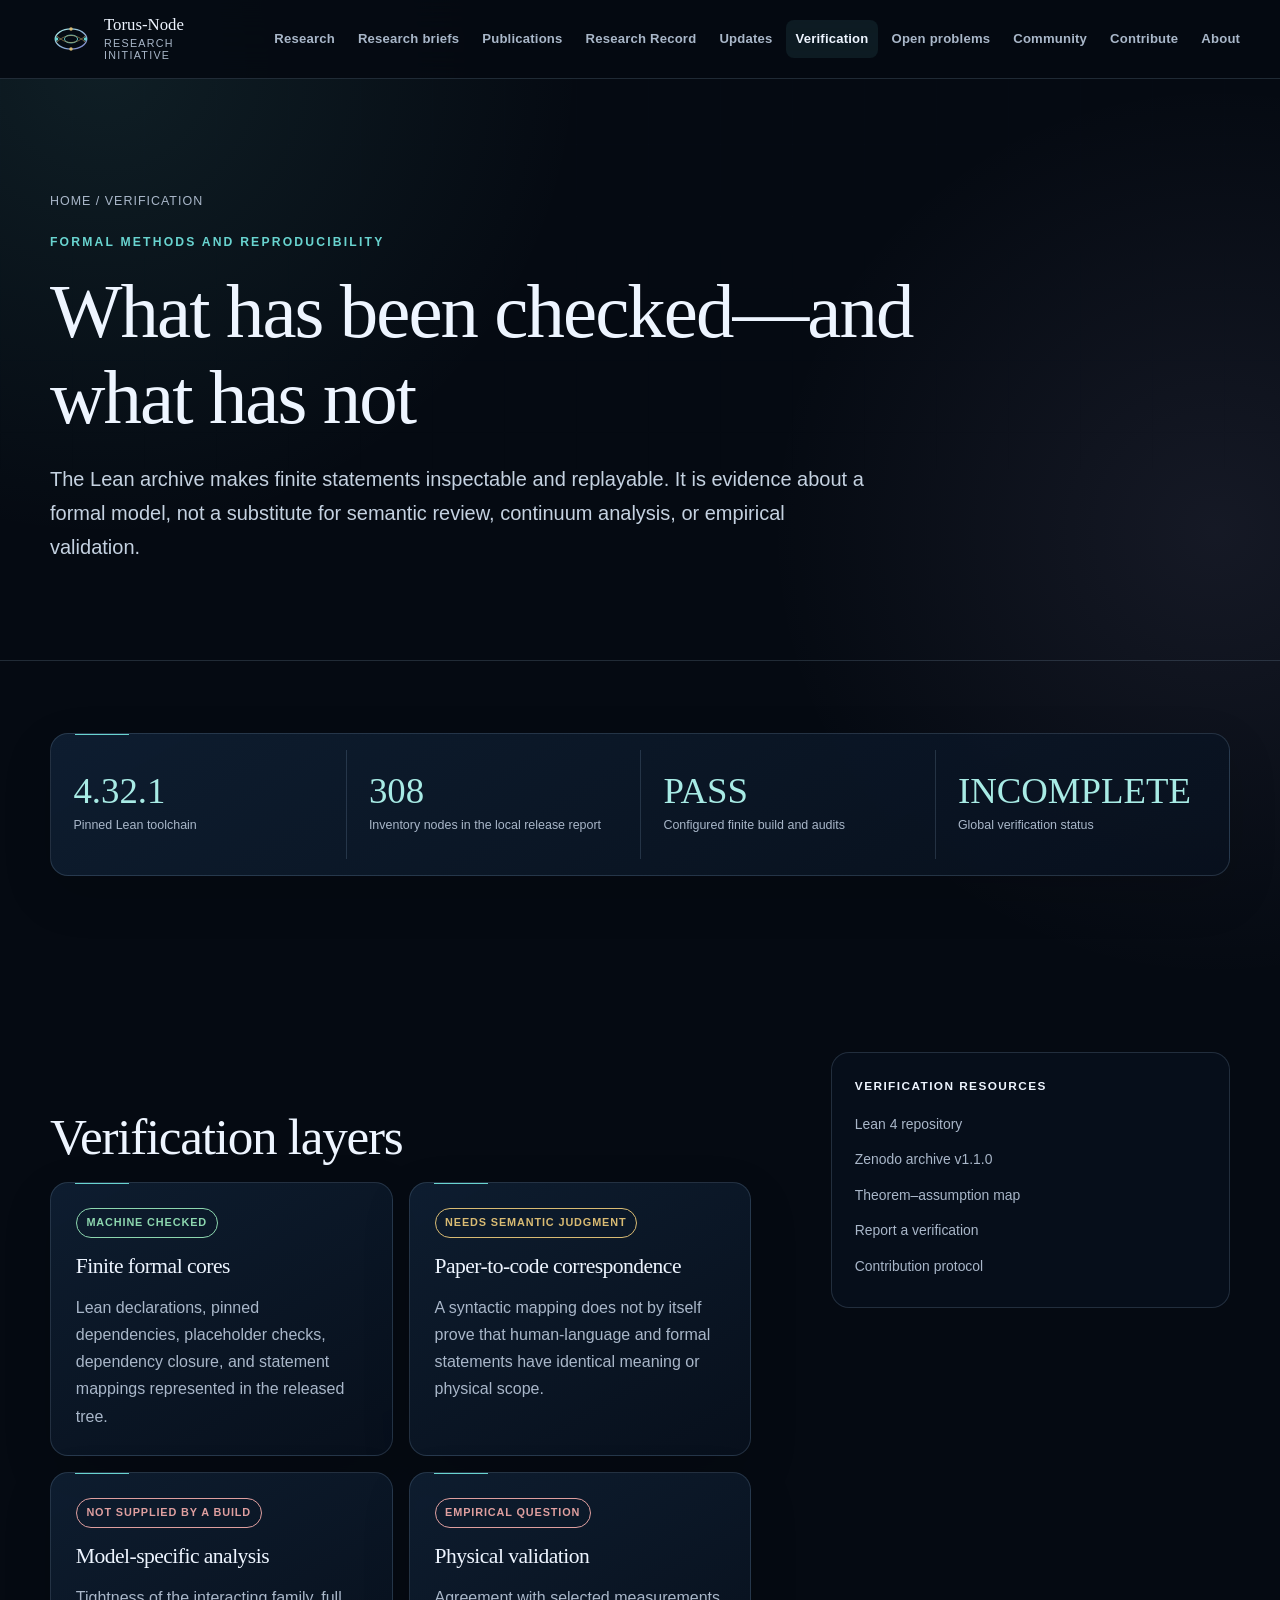
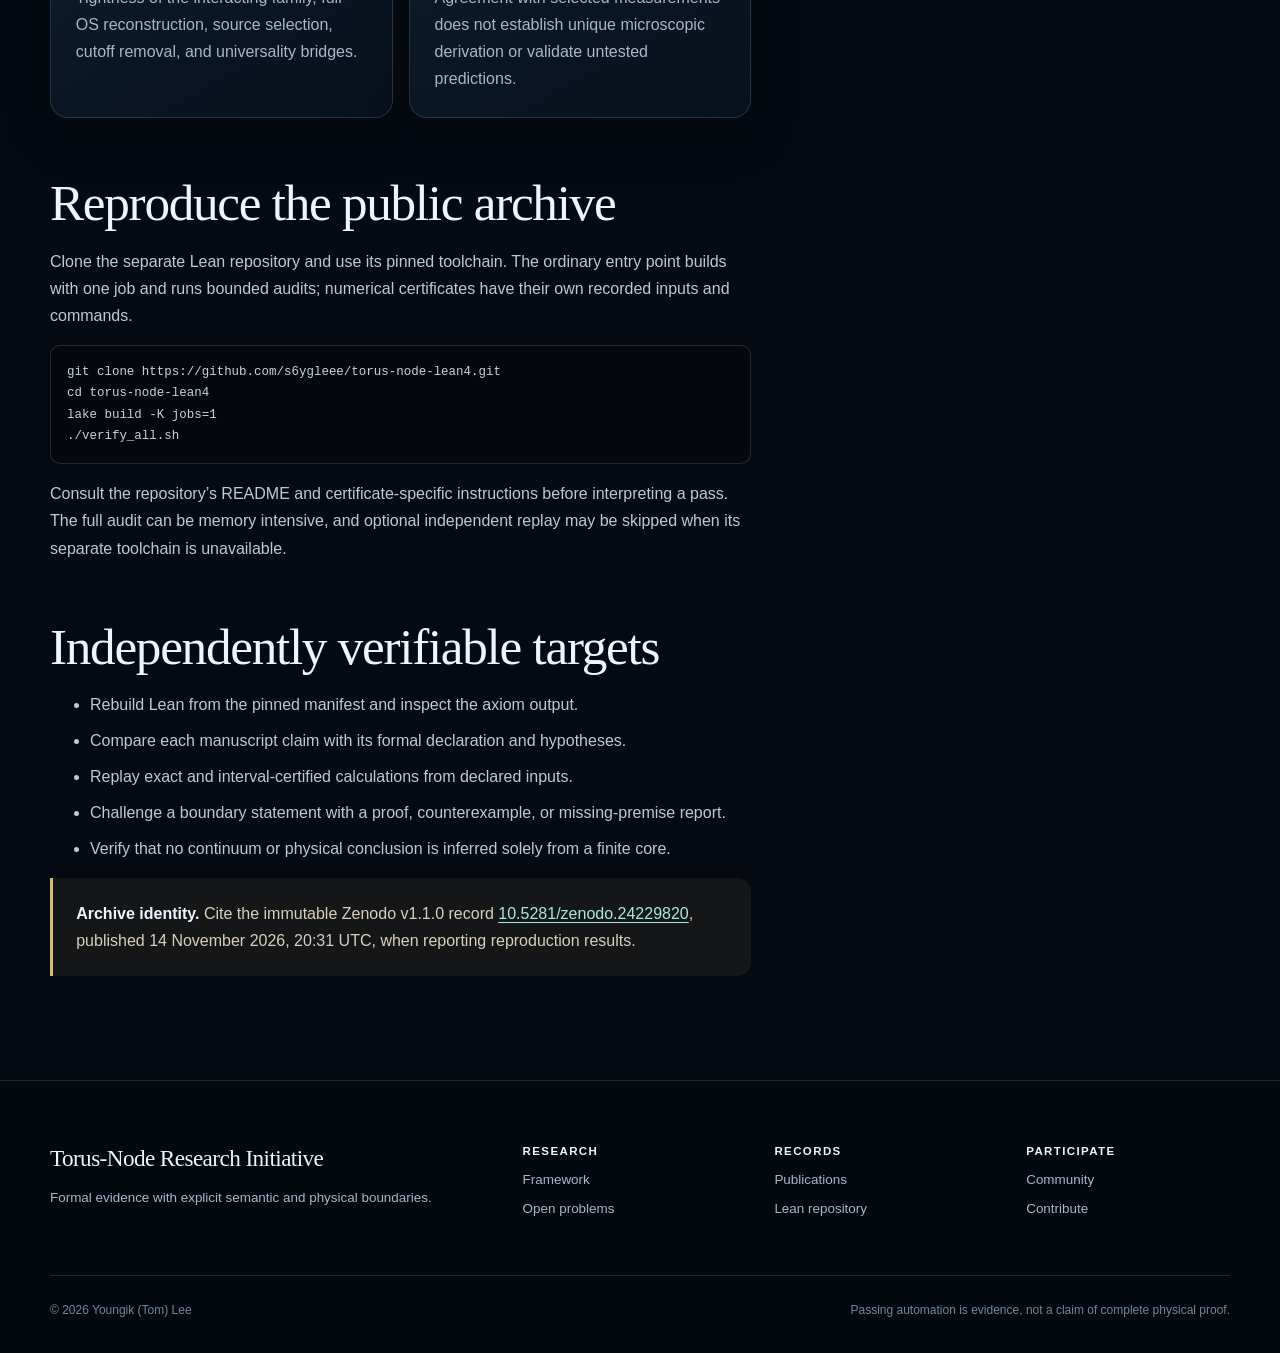
<file: verification.html>
<!doctype html><html lang="en"><head>
  <meta charset="utf-8"><meta name="viewport" content="width=device-width, initial-scale=1"><title>Verification · Torus-Node</title><meta name="description" content="Verification scope, Lean 4 resources, reproducibility workflow, and limitations for the Torus-Node research program.">
  <!-- SEO:START -->
  <meta name="robots" content="index, follow, max-image-preview:large">
  <meta property="og:site_name" content="Torus-Node Research Initiative">
  <meta property="og:title" content="Verification · Torus-Node">
  <meta property="og:description" content="Verification scope, Lean 4 resources, reproducibility workflow, and limitations for the Torus-Node research program.">
  <meta property="og:type" content="website">
  <meta property="og:url" content="https://s6ygleee.github.io/torus-node/verification.html">
  <meta property="og:image" content="https://s6ygleee.github.io/torus-node/assets/images/torus-node-social.png">
  <meta property="og:image:width" content="1200">
  <meta property="og:image:height" content="630">
  <meta property="og:image:alt" content="Torus-Node Research Initiative: Emergent Spacetime, Gravity, and Gauge Structure">
  <meta name="twitter:card" content="summary_large_image">
  <meta name="twitter:title" content="Verification · Torus-Node">
  <meta name="twitter:description" content="Verification scope, Lean 4 resources, reproducibility workflow, and limitations for the Torus-Node research program.">
  <meta name="twitter:image" content="https://s6ygleee.github.io/torus-node/assets/images/torus-node-social.png">
  <script type="application/ld+json">{"@context":"https://schema.org","@graph":[{"@type":"WebSite","@id":"https://s6ygleee.github.io/torus-node/#website","url":"https://s6ygleee.github.io/torus-node/","name":"Torus-Node Research Initiative","description":"Emergent Spacetime, Gravity, and Gauge Structure","inLanguage":"en","publisher":{"@id":"https://s6ygleee.github.io/torus-node/#youngik-tom-lee"}},{"@type":"WebPage","@id":"https://s6ygleee.github.io/torus-node/verification.html#webpage","url":"https://s6ygleee.github.io/torus-node/verification.html","name":"Verification · Torus-Node","description":"Verification scope, Lean 4 resources, reproducibility workflow, and limitations for the Torus-Node research program.","keywords":["Lean 4","formal verification","reproducibility","axiom audit"],"isPartOf":{"@id":"https://s6ygleee.github.io/torus-node/#website"},"about":{"@id":"https://s6ygleee.github.io/torus-node/#initiative"},"dateModified":"2026-11-24","inLanguage":"en"},{"@type":"ResearchProject","@id":"https://s6ygleee.github.io/torus-node/#initiative","name":"Torus-Node Research Initiative","description":"Independent Torus-Node model and torus theory research on emergent spacetime, quantum gravity, gauge structure, grand unified theory, and theory of everything questions. The project does not claim a completed GUT or TOE.","keywords":["Torus-Node","Torus-Node model","Torus-Node theory","torus theory","emergent spacetime","quantum gravity","grand unified theory","GUT","theory of everything","TOE","Lean 4 formal verification"],"alternateName":["Torus-Node model","Torus-Node theory","Torus theory research"],"url":"https://s6ygleee.github.io/torus-node/","sameAs":["https://www.preprints.org/manuscript/202611.0941","https://github.com/s6ygleee/torus-node-lean4","https://doi.org/10.5281/zenodo.24229820"],"founder":{"@id":"https://s6ygleee.github.io/torus-node/#youngik-tom-lee"}},{"@type":"Person","@id":"https://s6ygleee.github.io/torus-node/#youngik-tom-lee","name":"Youngik (Tom) Lee","url":"https://github.com/s6ygleee","sameAs":["https://github.com/s6ygleee"]},{"@type":"BreadcrumbList","@id":"https://s6ygleee.github.io/torus-node/verification.html#breadcrumb","itemListElement":[{"@type":"ListItem","position":1,"name":"Home","item":"https://s6ygleee.github.io/torus-node/"},{"@type":"ListItem","position":2,"name":"Verification","item":"https://s6ygleee.github.io/torus-node/verification.html"}]},{"@type":"SoftwareSourceCode","@id":"https://doi.org/10.5281/zenodo.24229820","name":"A Torus-Node Model for Emergent Spacetime, Gravity, and Gauge Structure: D4 Moves, Level-3 Commensurability, the S4 Ordered-History Algebra, and a Poisson-Source Interface","author":{"@id":"https://s6ygleee.github.io/torus-node/#youngik-tom-lee"},"codeRepository":"https://github.com/s6ygleee/torus-node-lean4","downloadUrl":"https://doi.org/10.5281/zenodo.24229820","identifier":"https://doi.org/10.5281/zenodo.24229820","version":"1.1.0","datePublished":"2026-11-14T20:31:04.017494Z","dateModified":"2026-11-14T20:31:04.134249Z","programmingLanguage":"Lean","license":"https://opensource.org/license/mit","isAccessibleForFree":true}]}</script>
  <!-- SEO:END -->
  <link rel="canonical" href="https://s6ygleee.github.io/torus-node/verification.html"><link rel="icon" href="assets/images/torus-node-mark.svg" type="image/svg+xml"><link rel="stylesheet" href="assets/css/styles.css"><script src="assets/js/main.js" defer></script>
</head><body><a class="skip-link" href="#main">Skip to content</a><header class="site-header"><div class="shell nav-wrap"><a class="brand" href="index.html"><img src="assets/images/torus-node-mark.svg" alt=""><span>Torus-Node<small>Research Initiative</small></span></a><button class="nav-toggle" type="button" aria-expanded="false" aria-controls="site-nav" aria-label="Open navigation"><span></span></button><nav class="site-nav" id="site-nav" aria-label="Primary navigation"><a href="research.html">Research</a><a href="research-briefs.html">Research briefs</a><a href="publications.html">Publications</a><a href="research-record.html">Research Record</a><a href="updates.html">Updates</a><a href="verification.html">Verification</a><a href="open-problems.html">Open problems</a><a href="community.html">Community</a><a href="contribute.html">Contribute</a><a href="about.html">About</a></nav></div></header>
<main id="main"><header class="page-hero"><div class="shell"><p class="breadcrumbs"><a href="index.html">Home</a> / Verification</p><p class="eyebrow">Formal methods and reproducibility</p><h1>What has been checked—and what has not</h1><p class="lede">The Lean archive makes finite statements inspectable and replayable. It is evidence about a formal model, not a substitute for semantic review, continuum analysis, or empirical validation.</p></div></header>
<section class="section compact"><div class="shell"><div class="metrics card"><div class="metric"><span class="value">4.32.1</span><span class="label">Pinned Lean toolchain</span></div><div class="metric"><span class="value">308</span><span class="label">Inventory nodes in the local release report</span></div><div class="metric"><span class="value">PASS</span><span class="label">Configured finite build and audits</span></div><div class="metric"><span class="value">INCOMPLETE</span><span class="label">Global verification status</span></div></div></section>
<section class="section"><div class="shell split"><article class="prose">
  <h2>Verification layers</h2>
  <div class="grid two"><div class="card"><span class="tag established">Machine checked</span><h3 style="margin-top:1rem">Finite formal cores</h3><p>Lean declarations, pinned dependencies, placeholder checks, dependency closure, and statement mappings represented in the released tree.</p></div><div class="card"><span class="tag conditional">Needs semantic judgment</span><h3 style="margin-top:1rem">Paper-to-code correspondence</h3><p>A syntactic mapping does not by itself prove that human-language and formal statements have identical meaning or physical scope.</p></div><div class="card"><span class="tag open">Not supplied by a build</span><h3 style="margin-top:1rem">Model-specific analysis</h3><p>Tightness of the interacting family, full OS reconstruction, source selection, cutoff removal, and universality bridges.</p></div><div class="card"><span class="tag open">Empirical question</span><h3 style="margin-top:1rem">Physical validation</h3><p>Agreement with selected measurements does not establish unique microscopic derivation or validate untested predictions.</p></div></div>
  <h2>Reproduce the public archive</h2><p>Clone the separate Lean repository and use its pinned toolchain. The ordinary entry point builds with one job and runs bounded audits; numerical certificates have their own recorded inputs and commands.</p>
  <div class="citation">git clone https://github.com/s6ygleee/torus-node-lean4.git<br>cd torus-node-lean4<br>lake build -K jobs=1<br>./verify_all.sh</div>
  <p>Consult the repository’s README and certificate-specific instructions before interpreting a pass. The full audit can be memory intensive, and optional independent replay may be skipped when its separate toolchain is unavailable.</p>
  <h2>Independently verifiable targets</h2><ul><li>Rebuild Lean from the pinned manifest and inspect the axiom output.</li><li>Compare each manuscript claim with its formal declaration and hypotheses.</li><li>Replay exact and interval-certified calculations from declared inputs.</li><li>Challenge a boundary statement with a proof, counterexample, or missing-premise report.</li><li>Verify that no continuum or physical conclusion is inferred solely from a finite core.</li></ul><!-- AUTO:VERIFICATION_ARCHIVE:START -->
  <div class="callout"><strong>Archive identity.</strong> Cite the immutable Zenodo v1.1.0 record <a href="https://doi.org/10.5281/zenodo.24229820">10.5281/zenodo.24229820</a>, published <time datetime="2026-11-14T20:31:04.017494Z">14 November 2026, 20:31 UTC</time>, when reporting reproduction results.</div>
<!-- AUTO:VERIFICATION_ARCHIVE:END -->
</article><aside class="toc"><strong>Verification resources</strong><a href="https://github.com/s6ygleee/torus-node-lean4">Lean 4 repository</a><a href="https://doi.org/10.5281/zenodo.24229820">Zenodo archive v1.1.0</a><a href="docs/theorem-assumption-map.md">Theorem–assumption map</a><a href="https://github.com/s6ygleee/torus-node/issues/new?template=mathematical-verification.yml">Report a verification</a><a href="contribute.html">Contribution protocol</a></aside></div></section>
</main><footer class="site-footer"><div class="shell"><div class="footer-grid"><div><h2>Torus-Node Research Initiative</h2><p>Formal evidence with explicit semantic and physical boundaries.</p></div><div><h3>Research</h3><a href="research.html">Framework</a><a href="open-problems.html">Open problems</a></div><div><h3>Records</h3><a href="publications.html">Publications</a><a href="https://github.com/s6ygleee/torus-node-lean4">Lean repository</a></div><div><h3>Participate</h3><a href="community.html">Community</a><a href="contribute.html">Contribute</a></div></div><div class="footer-note"><span>© <span data-year></span> Youngik (Tom) Lee</span><span>Passing automation is evidence, not a claim of complete physical proof.</span></div></div></footer></body></html>
</file>
<file: assets/css/styles.css>
:root {
  --ink: #eef5ff;
  --text: #eef5ff;
  --muted: #a9b7c9;
  --navy-950: #050a12;
  --navy-900: #08111f;
  --navy-850: #0b1728;
  --navy-800: #102238;
  --panel: rgba(8, 21, 37, 0.9);
  --line: rgba(159, 195, 222, 0.18);
  --line-strong: rgba(159, 195, 222, 0.35);
  --cyan: #69d4d0;
  --cyan-soft: #a8ebe5;
  --gold: #d9bb73;
  --rose: #df9f9f;
  --violet: #b9afe7;
  --green: #8dd7af;
  --max: 1180px;
  --radius: 18px;
  --shadow: 0 28px 70px rgba(0, 0, 0, 0.28);
}

* { box-sizing: border-box; }

html {
  scroll-behavior: smooth;
  color-scheme: dark;
}

body {
  margin: 0;
  min-width: 320px;
  color: var(--ink);
  background:
    radial-gradient(circle at 8% 2%, rgba(105, 212, 208, 0.10), transparent 30rem),
    radial-gradient(circle at 95% 18%, rgba(185, 175, 231, 0.09), transparent 28rem),
    var(--navy-950);
  font-family: Inter, ui-sans-serif, -apple-system, BlinkMacSystemFont, "Segoe UI", sans-serif;
  font-size: 16px;
  line-height: 1.7;
  text-rendering: optimizeLegibility;
}

body::before {
  position: fixed;
  inset: 0;
  z-index: -1;
  content: "";
  pointer-events: none;
  opacity: 0.18;
  background-image:
    linear-gradient(rgba(116, 160, 191, 0.08) 1px, transparent 1px),
    linear-gradient(90deg, rgba(116, 160, 191, 0.08) 1px, transparent 1px);
  background-size: 72px 72px;
  mask-image: linear-gradient(to bottom, black, transparent 72%);
}

a { color: var(--cyan-soft); text-underline-offset: 0.2em; }
a:hover { color: #d6fffb; }
img, svg { max-width: 100%; }
button, input, select { font: inherit; }
:where(h1, h2, h3, h4, section[id], details[id]) { scroll-margin-top: 112px; }

:focus-visible {
  outline: 3px solid var(--cyan);
  outline-offset: 4px;
  border-radius: 3px;
}

.skip-link {
  position: fixed;
  top: 0.75rem;
  left: 0.75rem;
  z-index: 100;
  padding: 0.65rem 0.9rem;
  color: var(--navy-950);
  background: var(--cyan-soft);
  transform: translateY(-160%);
}

.skip-link:focus { transform: translateY(0); }

.shell {
  width: min(calc(100% - 2rem), var(--max));
  margin-inline: auto;
}

.site-header {
  position: sticky;
  top: 0;
  z-index: 20;
  border-bottom: 1px solid var(--line);
  background: rgba(5, 10, 18, 0.88);
  backdrop-filter: blur(18px);
}

.nav-wrap {
  display: flex;
  min-height: 78px;
  align-items: center;
  justify-content: space-between;
  gap: 1.5rem;
}

.brand {
  display: inline-flex;
  align-items: center;
  gap: 0.75rem;
  color: var(--ink);
  font-family: Georgia, "Times New Roman", serif;
  font-size: 1.05rem;
  line-height: 1.1;
  text-decoration: none;
}

.brand img { width: 42px; height: 42px; }
.brand small { display: block; margin-top: 0.25rem; color: var(--muted); font-family: Inter, sans-serif; font-size: 0.67rem; letter-spacing: 0.12em; text-transform: uppercase; }

.nav-toggle {
  display: none;
  width: 44px;
  height: 44px;
  padding: 0;
  border: 1px solid var(--line-strong);
  border-radius: 10px;
  color: var(--ink);
  background: transparent;
  cursor: pointer;
}

.nav-toggle span,
.nav-toggle::before,
.nav-toggle::after {
  display: block;
  width: 20px;
  height: 1px;
  margin: 5px auto;
  content: "";
  background: currentColor;
}

.site-nav { display: flex; min-width: 0; align-items: center; gap: 0.2rem; }
.site-nav a {
  padding: 0.48rem 0.62rem;
  border-radius: 8px;
  color: var(--muted);
  font-size: 0.82rem;
  font-weight: 650;
  letter-spacing: 0.015em;
  text-decoration: none;
  white-space: nowrap;
}
.site-nav a:hover,
.site-nav a[aria-current="page"] { color: var(--ink); background: rgba(105, 212, 208, 0.09); }

main { overflow: hidden; }

.hero {
  position: relative;
  display: grid;
  min-height: 690px;
  align-items: center;
  padding: 7.5rem 0 5.5rem;
}

.hero-grid { display: grid; grid-template-columns: minmax(0, 1.15fr) minmax(340px, 0.85fr); gap: 5rem; align-items: center; }
.hero-copy { position: relative; z-index: 2; }
.eyebrow { margin: 0 0 1rem; color: var(--cyan); font-size: 0.76rem; font-weight: 750; letter-spacing: 0.18em; text-transform: uppercase; }
h1, h2, h3 { margin-top: 0; font-family: Georgia, "Times New Roman", serif; font-weight: 500; line-height: 1.12; letter-spacing: -0.025em; }
h1 { max-width: 900px; margin-bottom: 1.35rem; font-size: clamp(3rem, 7vw, 6.3rem); }
.hero h1 .accent { display: block; color: var(--cyan-soft); font-size: 0.55em; font-style: italic; letter-spacing: -0.01em; }
h2 { margin-bottom: 1rem; font-size: clamp(2rem, 4vw, 3.6rem); }
h3 { margin-bottom: 0.7rem; font-size: 1.35rem; }
.lede { max-width: 730px; margin: 0 0 2rem; color: #c5d2e1; font-size: clamp(1.05rem, 1.8vw, 1.25rem); }
.actions { display: flex; flex-wrap: wrap; gap: 0.8rem; }
.button {
  display: inline-flex;
  min-height: 46px;
  align-items: center;
  justify-content: center;
  gap: 0.55rem;
  padding: 0.7rem 1rem;
  border: 1px solid var(--line-strong);
  border-radius: 999px;
  color: var(--ink);
  background: rgba(255, 255, 255, 0.025);
  font-size: 0.88rem;
  font-weight: 720;
  text-decoration: none;
  cursor: pointer;
}
.button:hover { border-color: var(--cyan); color: var(--navy-950); background: var(--cyan-soft); }
.button.primary { border-color: var(--cyan); color: var(--navy-950); background: var(--cyan); }
.button.primary:hover { background: #b8f6f0; }

.torus-stage { position: relative; min-height: 430px; }
.torus-stage::before {
  position: absolute;
  inset: 6% 0;
  content: "";
  border: 1px solid var(--line);
  border-radius: 50%;
  transform: rotate(-14deg);
}
.torus-stage img { position: absolute; inset: 0; width: 100%; height: 100%; filter: drop-shadow(0 35px 45px rgba(0, 0, 0, 0.45)); animation: float 9s ease-in-out infinite; }
.formula { position: absolute; padding: 0.55rem 0.75rem; border: 1px solid var(--line); border-radius: 10px; color: #c9d7e8; background: rgba(8, 17, 31, 0.72); font-family: Georgia, serif; font-style: italic; box-shadow: var(--shadow); }
.formula.one { top: 10%; right: 1%; }
.formula.two { bottom: 11%; left: -3%; }

@keyframes float { 50% { transform: translateY(-12px) rotate(1deg); } }

.status-strip { border-block: 1px solid var(--line); background: rgba(9, 22, 38, 0.62); }
.status-grid { display: grid; grid-template-columns: repeat(4, minmax(220px, 1fr)); max-width: 1440px; margin-inline: auto; }
.status-cell { min-height: 148px; padding: 1.8rem 2rem; border-left: 1px solid var(--line); }
.status-cell:first-child { border-left: 0; }
.status-cell strong { display: block; margin-bottom: 0.35rem; font-family: Georgia, serif; font-size: 1.2rem; font-weight: 500; }
.status-cell span, .status-cell p { margin: 0; color: var(--muted); font-size: 0.86rem; line-height: 1.5; }

.record-banner {
  position: relative;
  overflow: hidden;
  border-bottom: 1px solid var(--line);
  background:
    radial-gradient(circle at 50% 18%, rgba(83, 216, 224, 0.11), transparent 31rem),
    linear-gradient(180deg, rgba(8, 20, 35, 0.78), rgba(5, 10, 18, 0.96));
}
.record-banner::before {
  position: absolute;
  inset: 0;
  pointer-events: none;
  content: "";
  background-image: linear-gradient(rgba(117, 163, 203, 0.035) 1px, transparent 1px), linear-gradient(90deg, rgba(117, 163, 203, 0.035) 1px, transparent 1px);
  background-size: 36px 36px;
  mask-image: linear-gradient(to bottom, transparent, black 18%, black 82%, transparent);
}
.record-tree { position: relative; z-index: 1; }
.record-node {
  position: relative;
  padding: 1.55rem;
  border: 1px solid var(--line);
  border-radius: 18px;
  background: rgba(10, 23, 40, 0.94);
  box-shadow: 0 22px 55px rgba(0, 0, 0, 0.22);
}
.record-node h3 { margin: 0.55rem 0 0.75rem; font-size: 1.2rem; }
.record-node p { margin: 0.4rem 0; color: var(--muted); font-size: 0.91rem; }
.record-node a { display: inline-block; margin-top: 0.8rem; font-weight: 700; }
.record-type {
  display: inline-flex;
  color: var(--cyan);
  font-size: 0.7rem;
  font-weight: 800;
  letter-spacing: 0.13em;
  text-transform: uppercase;
}
.record-primary {
  width: min(100%, 780px);
  margin-inline: auto;
  padding: clamp(2rem, 4vw, 3.25rem);
  border-color: rgba(83, 216, 224, 0.58);
  background: linear-gradient(135deg, rgba(14, 42, 66, 0.98), rgba(8, 23, 40, 0.98));
  box-shadow: 0 28px 80px rgba(0, 0, 0, 0.36), 0 0 60px rgba(83, 216, 224, 0.08);
  text-align: center;
}
.record-primary::after {
  position: absolute;
  top: 100%;
  left: 50%;
  width: 1px;
  height: 42px;
  content: "";
  background: linear-gradient(var(--cyan), rgba(83, 216, 224, 0.22));
}
.record-primary h3 { max-width: 680px; margin: 0.75rem auto 1rem; font-size: clamp(1.65rem, 3vw, 2.45rem); line-height: 1.12; }
.record-primary p { max-width: 650px; margin-inline: auto; }
.record-primary .record-byline { color: var(--text); font-weight: 650; }
.record-branches {
  position: relative;
  display: grid;
  grid-template-columns: repeat(3, minmax(0, 1fr));
  gap: 1rem;
  margin-top: 70px;
}
.record-branches::before {
  position: absolute;
  top: -28px;
  right: 16.7%;
  left: 16.7%;
  height: 1px;
  content: "";
  background: rgba(83, 216, 224, 0.42);
}
.record-branches .record-node::before {
  position: absolute;
  bottom: 100%;
  left: 50%;
  width: 1px;
  height: 29px;
  content: "";
  background: rgba(83, 216, 224, 0.42);
}
.record-update {
  display: grid;
  grid-template-columns: auto 1fr auto;
  gap: 1rem;
  align-items: center;
  margin-top: 1.25rem;
  padding: 1.2rem 1.35rem;
  border: 1px solid rgba(202, 166, 91, 0.34);
  border-radius: 14px;
  background: rgba(202, 166, 91, 0.075);
}
.record-update strong { font-family: Georgia, serif; font-size: 1.08rem; font-weight: 500; }
.record-update p { margin: 0.2rem 0 0; color: var(--muted); font-size: 0.84rem; }
.record-pulse {
  width: 10px;
  height: 10px;
  border-radius: 50%;
  background: var(--gold);
  box-shadow: 0 0 0 7px rgba(202, 166, 91, 0.12);
}
@media (max-width: 820px) {
  .record-branches { grid-template-columns: 1fr; gap: 1.7rem; margin-top: 56px; }
  .record-branches::before { display: none; }
  .record-branches .record-node::before { left: 1.5rem; height: 28px; }
  .record-update { grid-template-columns: auto 1fr; }
  .record-update .button { grid-column: 1 / -1; justify-self: start; }
}
.record-network {
  position: relative;
  overflow: hidden;
  border-bottom: 1px solid var(--line);
  background:
    radial-gradient(circle at 23% 18%, rgba(83, 216, 224, 0.09), transparent 30rem),
    radial-gradient(circle at 78% 42%, rgba(92, 148, 255, 0.08), transparent 26rem),
    linear-gradient(180deg, rgba(8, 20, 35, 0.82), rgba(5, 10, 18, 0.98));
}
.series-grid { display: grid; grid-template-columns: repeat(2, minmax(0, 1fr)); gap: 1.25rem; align-items: start; }
.record-series {
  overflow: hidden;
  border: 1px solid var(--line);
  border-radius: 22px;
  background: rgba(8, 21, 37, 0.9);
  box-shadow: var(--shadow);
}
.record-series.primary-series { border-color: rgba(83, 216, 224, 0.48); box-shadow: var(--shadow), 0 0 54px rgba(83, 216, 224, 0.06); }
.series-header { position: relative; padding: 1.8rem 1.8rem 1.45rem; border-bottom: 1px solid var(--line); background: rgba(20, 45, 70, 0.45); }
.series-header h2 { margin: 0.5rem 0 0.75rem; font-size: clamp(1.35rem, 2.2vw, 1.8rem); }
.series-header p { margin: 0; color: var(--muted); font-size: 0.9rem; }
.series-count { display: inline-block; margin-top: 1rem; color: var(--gold); font-size: 0.72rem; font-weight: 750; letter-spacing: 0.08em; text-transform: uppercase; }
.version-timeline { display: grid; gap: 0; margin: 0; padding: 0; list-style: none; counter-reset: version-node; }
.version-node { position: relative; margin-left: 2rem; padding: 1.65rem 1.65rem 1.65rem 2.5rem; border-bottom: 1px solid var(--line); background: rgba(6, 16, 29, 0.5); }
.version-node:last-child { border-bottom: 0; }
.version-node::before {
  position: absolute;
  top: 2rem;
  left: -0.48rem;
  z-index: 2;
  width: 0.85rem;
  height: 0.85rem;
  border: 2px solid var(--navy-900);
  border-radius: 50%;
  content: "";
  background: var(--muted);
  box-shadow: 0 0 0 1px var(--line);
}
.version-node::after { position: absolute; top: 0; bottom: 0; left: -0.1rem; width: 1px; content: ""; background: var(--line); }
.version-node:first-child::after { top: 2rem; }
.version-node:last-child::after { bottom: calc(100% - 2rem); }
.version-node.is-current::before { background: var(--cyan); box-shadow: 0 0 0 1px rgba(83, 216, 224, 0.55), 0 0 22px rgba(83, 216, 224, 0.42); }
.version-node.is-primary { padding-block: 2.15rem; background: linear-gradient(135deg, rgba(20, 54, 80, 0.82), rgba(7, 25, 42, 0.72)); }
.version-node.is-primary .version-number { font-size: clamp(1.8rem, 4vw, 2.7rem); }
.version-heading { display: flex; align-items: center; gap: 0.8rem; }
.version-number { color: var(--text); font-family: Georgia, serif; font-size: 1.55rem; line-height: 1; }
.current-marker { padding: 0.28rem 0.48rem; border: 1px solid rgba(83, 216, 224, 0.34); border-radius: 999px; color: var(--cyan); background: rgba(83, 216, 224, 0.08); font-size: 0.63rem; font-weight: 800; letter-spacing: 0.09em; text-transform: uppercase; }
.version-badges { display: flex; flex-wrap: wrap; gap: 0.4rem; margin: 0.8rem 0 1.1rem; }
.relation-badge { padding: 0.3rem 0.5rem; border: 1px solid var(--line); border-radius: 999px; color: var(--muted); background: rgba(255, 255, 255, 0.025); font-size: 0.68rem; }
.relation-badge.review-status { color: var(--gold); border-color: rgba(202, 166, 91, 0.3); }
.version-meta { display: grid; grid-template-columns: 90px 1fr; gap: 0.45rem 0.8rem; margin: 0; font-size: 0.82rem; }
.version-meta dt { color: var(--muted); }
.version-meta dd { margin: 0; color: var(--text); overflow-wrap: anywhere; }
.version-note { margin: 1rem 0 0; padding-left: 0.8rem; border-left: 2px solid var(--gold); color: var(--muted); font-size: 0.78rem; }
.version-actions { display: flex; flex-wrap: wrap; gap: 0.55rem; margin-top: 1.1rem; }
.version-link { display: inline-flex; align-items: center; min-height: 36px; padding: 0.45rem 0.72rem; border: 1px solid rgba(83, 216, 224, 0.3); border-radius: 8px; font-size: 0.76rem; font-weight: 750; }
.version-link.secondary { color: var(--muted); border-color: var(--line); }
.series-relation {
  display: grid;
  grid-template-columns: 1fr auto 1fr;
  gap: 0.75rem;
  align-items: center;
  margin-top: 1.25rem;
  padding: 1.1rem 1.25rem;
  border: 1px dashed rgba(83, 216, 224, 0.34);
  border-radius: 14px;
  color: var(--muted);
  background: rgba(83, 216, 224, 0.035);
  text-align: center;
}
.series-relation strong { color: var(--cyan); font-size: 0.72rem; letter-spacing: 0.08em; text-transform: uppercase; }
.series-relation p { grid-column: 1 / -1; margin: 0; font-size: 0.78rem; }
.external-records { border-bottom: 1px solid var(--line); }
.external-grid { display: grid; grid-template-columns: repeat(3, minmax(0, 1fr)); gap: 1rem; }
.external-work { padding: 1.4rem; border: 1px solid var(--line); border-radius: 16px; background: var(--panel); }
.external-work h3 { margin: 0.6rem 0; }
.external-work p { color: var(--muted); font-size: 0.85rem; }
.reference-empty {
  display: grid;
  grid-template-columns: auto 1fr auto;
  gap: 1.2rem;
  align-items: center;
  padding: clamp(1.5rem, 4vw, 2.4rem);
  border: 1px dashed rgba(117, 163, 203, 0.38);
  border-radius: 18px;
  background: rgba(11, 27, 46, 0.58);
}
.reference-empty h3 { margin: 0 0 0.35rem; }
.reference-empty p { margin: 0; color: var(--muted); }
.empty-symbol { display: grid; width: 48px; height: 48px; place-items: center; border: 1px solid rgba(83, 216, 224, 0.35); border-radius: 50%; color: var(--cyan); font-size: 1.8rem; }
.relation-legend { display: flex; flex-wrap: wrap; gap: 0.5rem; align-items: center; margin-top: 1rem; color: var(--muted); font-size: 0.75rem; }
.relation-legend strong { margin-right: 0.35rem; color: var(--text); }
.relation-legend span { padding: 0.3rem 0.5rem; border: 1px solid var(--line); border-radius: 999px; }
@media (max-width: 880px) {
  .series-grid { grid-template-columns: 1fr; }
  .reference-empty { grid-template-columns: auto 1fr; }
  .reference-empty .button { grid-column: 1 / -1; justify-self: start; }
  .external-grid { grid-template-columns: 1fr; }
}
@media (max-width: 560px) {
  .series-header { padding: 1.35rem; }
  .version-node { margin-left: 1.4rem; padding: 1.35rem 1rem 1.35rem 1.8rem; }
  .version-meta { grid-template-columns: 1fr; gap: 0.15rem; }
  .version-meta dd { margin-bottom: 0.45rem; }
  .series-relation { grid-template-columns: 1fr; }
  .series-relation p { grid-column: 1; }
}
.section { padding: 6.5rem 0; }
.section.compact { padding: 4.5rem 0; }
.section-head { display: grid; grid-template-columns: minmax(0, 0.75fr) minmax(260px, 0.35fr); gap: 3rem; align-items: end; margin-bottom: 2.5rem; }
.section-head p { margin: 0 0 0.5rem; color: var(--muted); }
.kicker { display: block; margin-bottom: 0.65rem; color: var(--gold); font-size: 0.72rem; font-weight: 750; letter-spacing: 0.16em; text-transform: uppercase; }

.grid { display: grid; gap: 1rem; }
.grid.three { grid-template-columns: repeat(3, minmax(0, 1fr)); }
.grid.two { grid-template-columns: repeat(2, minmax(0, 1fr)); }
.grid.four { grid-template-columns: repeat(4, minmax(0, 1fr)); }
.grid.five { grid-template-columns: repeat(5, minmax(0, 1fr)); }

.card {
  position: relative;
  padding: 1.55rem;
  overflow: hidden;
  border: 1px solid var(--line);
  border-radius: var(--radius);
  background: linear-gradient(150deg, rgba(16, 34, 56, 0.78), rgba(8, 17, 31, 0.8));
  box-shadow: 0 18px 50px rgba(0, 0, 0, 0.14);
}
.grid > .card { height: 100%; }
.card::after { position: absolute; top: 0; left: 1.5rem; width: 54px; height: 1px; content: ""; background: var(--cyan); }
.card p:last-child { margin-bottom: 0; }
.card p, .card li { color: var(--muted); }
.card .ordinal { margin-bottom: 1.5rem; color: var(--cyan); font-family: Georgia, serif; font-size: 1rem; }
.card-link { color: var(--ink); text-decoration: none; }
.card-link:hover h3 { color: var(--cyan-soft); }

.split { display: grid; grid-template-columns: minmax(0, 0.88fr) minmax(330px, 0.5fr); gap: 5rem; align-items: start; }
.prose { max-width: 820px; }
.prose > p, .prose > ul, .prose > ol { color: #bdc9d8; }
.prose h2 { margin-top: 3.5rem; }
.prose h3 { margin-top: 2.1rem; }
.prose li + li { margin-top: 0.55rem; }

.callout { padding: 1.35rem 1.45rem; border-left: 3px solid var(--gold); border-radius: 0 14px 14px 0; background: rgba(217, 187, 115, 0.07); color: #d9d1bc; }
.callout strong { color: var(--ink); }
.callout.warning { border-left-color: var(--rose); background: rgba(223, 159, 159, 0.07); }

.status-key { display: flex; flex-wrap: wrap; gap: 0.5rem; margin: 1.5rem 0 2.5rem; }
.tag { display: inline-flex; align-items: center; gap: 0.35rem; padding: 0.3rem 0.6rem; border: 1px solid currentColor; border-radius: 999px; font-size: 0.68rem; font-weight: 780; letter-spacing: 0.08em; text-transform: uppercase; }
.tag.established { color: var(--green); }
.tag.conditional { color: var(--gold); }
.tag.assumption { color: var(--violet); }
.tag.open { color: var(--rose); }
.tag.preprint { color: var(--cyan); }

.research-item { padding: 2rem 0; border-top: 1px solid var(--line); }
.research-item:first-of-type { border-top: 0; }
.research-item h2 { margin-bottom: 0.75rem; font-size: clamp(1.75rem, 3vw, 2.5rem); }
.research-item .meta { display: flex; flex-wrap: wrap; gap: 0.5rem; margin-bottom: 1rem; }
.equation { overflow-x: auto; padding: 1rem 1.2rem; border: 1px solid var(--line); border-radius: 12px; color: var(--cyan-soft); background: rgba(2, 8, 15, 0.45); font-family: Cambria, Georgia, serif; font-size: 1.1rem; text-align: center; }

.page-hero { padding: 7rem 0 4rem; border-bottom: 1px solid var(--line); }
.page-hero h1 { max-width: 980px; font-size: clamp(3rem, 6vw, 5.6rem); }
.page-hero .lede { max-width: 820px; }
.page-hero .actions { margin-top: 1.5rem; }
.breadcrumbs { margin: 0 0 1.25rem; color: var(--muted); font-size: 0.78rem; letter-spacing: 0.08em; text-transform: uppercase; }
.breadcrumbs a { color: var(--muted); text-decoration: none; }

.toc { position: sticky; top: 108px; padding: 1.4rem; border: 1px solid var(--line); border-radius: var(--radius); background: rgba(8, 17, 31, 0.7); }
.toc strong { display: block; margin-bottom: 0.7rem; font-size: 0.74rem; letter-spacing: 0.12em; text-transform: uppercase; }
.toc a { display: block; padding: 0.37rem 0; color: var(--muted); font-size: 0.87rem; text-decoration: none; }
.toc a:hover { color: var(--cyan-soft); }

.publication { display: grid; grid-template-columns: 150px 1fr; gap: 2rem; padding: 2rem 0; border-top: 1px solid var(--line); }
.publication:first-child { border-top: 0; }
.pub-kind { color: var(--cyan); font-size: 0.74rem; font-weight: 760; letter-spacing: 0.13em; text-transform: uppercase; }
.publication h2 { margin-bottom: 0.75rem; font-size: clamp(1.6rem, 3vw, 2.35rem); }
.publication p { color: var(--muted); }
.citation { padding: 1rem; overflow-x: auto; border: 1px solid var(--line); border-radius: 10px; color: #c5d2e1; background: rgba(0, 0, 0, 0.18); font-family: ui-monospace, SFMono-Regular, Consolas, monospace; font-size: 0.78rem; }

.metric { padding: 1.4rem; border-left: 1px solid var(--line); }
.metric:first-child { border-left: 0; }
.metric .value { display: block; color: var(--cyan-soft); font-family: Georgia, serif; font-size: 2.3rem; line-height: 1; }
.metric .label { color: var(--muted); font-size: 0.78rem; }
.metrics { display: grid; grid-template-columns: repeat(4, 1fr); padding: 1rem 0; border-block: 1px solid var(--line); }

.filters { display: flex; flex-wrap: wrap; gap: 0.55rem; margin: 0 0 2rem; }
.filter-button { padding: 0.5rem 0.75rem; border: 1px solid var(--line-strong); border-radius: 999px; color: var(--muted); background: transparent; cursor: pointer; }
.filter-button:hover, .filter-button.active { border-color: var(--cyan); color: var(--ink); background: rgba(105, 212, 208, 0.1); }
.problem-grid { display: grid; gap: 1rem; }
.problem-card { border: 1px solid var(--line); border-radius: var(--radius); background: rgba(11, 23, 40, 0.75); }
.problem-card summary { display: grid; grid-template-columns: 90px 1fr auto; gap: 1rem; align-items: center; padding: 1.4rem; cursor: pointer; list-style: none; }
.problem-card summary::-webkit-details-marker { display: none; }
.problem-card summary::after { content: "+"; color: var(--cyan); font-size: 1.7rem; font-weight: 300; }
.problem-card[open] summary::after { content: "−"; }
.problem-card h2 { margin: 0; font-size: 1.45rem; }
.problem-card .problem-id { color: var(--cyan); font-family: ui-monospace, monospace; font-size: 0.78rem; }
.problem-body { display: grid; grid-template-columns: repeat(2, minmax(0, 1fr)); gap: 1.25rem 2rem; padding: 0 1.4rem 1.6rem 7.65rem; border-top: 1px solid var(--line); }
.problem-body section { padding-top: 1.25rem; }
.problem-body h3 { margin-bottom: 0.35rem; color: var(--gold); font-family: Inter, sans-serif; font-size: 0.72rem; font-weight: 760; letter-spacing: 0.12em; text-transform: uppercase; }
.problem-body p, .problem-body li { color: var(--muted); font-size: 0.9rem; }

.steps { counter-reset: step; }
.step { position: relative; padding: 0 0 2.2rem 4.5rem; border-left: 1px solid var(--line); }
.step:last-child { border-left-color: transparent; }
.step::before { position: absolute; top: 0; left: -1.35rem; display: grid; width: 2.6rem; height: 2.6rem; place-items: center; border: 1px solid var(--cyan); border-radius: 50%; color: var(--cyan); background: var(--navy-950); content: counter(step, decimal-leading-zero); counter-increment: step; font-size: 0.72rem; }

.site-footer { padding: 4rem 0 2rem; border-top: 1px solid var(--line); background: rgba(2, 7, 13, 0.5); }
.footer-grid { display: grid; grid-template-columns: 1.25fr repeat(3, 0.6fr); gap: 3rem; }
.footer-grid h2 { font-size: 1.45rem; }
.footer-grid h3 { font-family: Inter, sans-serif; font-size: 0.72rem; font-weight: 750; letter-spacing: 0.12em; text-transform: uppercase; }
.footer-grid p, .footer-grid a { color: var(--muted); font-size: 0.84rem; }
.footer-grid a { display: block; margin: 0.4rem 0; text-decoration: none; }
.footer-note { display: flex; justify-content: space-between; gap: 1rem; margin-top: 3rem; padding-top: 1.5rem; border-top: 1px solid var(--line); color: #75879c; font-size: 0.75rem; }

.reveal { opacity: 0; transform: translateY(14px); transition: opacity 500ms ease, transform 500ms ease; }
.reveal.visible { opacity: 1; transform: none; }

@media (prefers-reduced-motion: reduce) {
  *, *::before, *::after { scroll-behavior: auto !important; animation: none !important; transition: none !important; }
  .reveal { opacity: 1; transform: none; }
}

@media (max-width: 980px) {
  .nav-toggle { display: block; }
  .site-nav { position: absolute; top: calc(100% + 1px); right: 1rem; left: 1rem; display: none; padding: 0.75rem; border: 1px solid var(--line); border-radius: 0 0 14px 14px; background: var(--navy-900); box-shadow: var(--shadow); }
  .site-nav.open { display: grid; grid-template-columns: repeat(2, minmax(0, 1fr)); max-height: calc(100vh - 96px); overflow-y: auto; overscroll-behavior: contain; }
  .site-nav a { padding: 0.72rem; }
  .hero-grid, .split { grid-template-columns: 1fr; gap: 3rem; }
  .hero { padding-top: 5rem; }
  .torus-stage { min-height: 350px; }
  .status-grid { grid-template-columns: repeat(2, minmax(0, 1fr)); }
  .status-cell:nth-child(3) { border-left: 0; border-top: 1px solid var(--line); }
  .status-cell:nth-child(4) { border-top: 1px solid var(--line); }
  .grid.four, .grid.five { grid-template-columns: repeat(2, 1fr); }
  .toc { position: static; }
  .footer-grid { grid-template-columns: 1fr 1fr; }
}

@media (max-width: 720px) {
  body { font-size: 15px; }
  .brand small { display: none; }
  .hero { min-height: auto; padding: 4.8rem 0 3rem; }
  .hero-grid { gap: 2rem; }
  .torus-stage { min-height: 280px; }
  .formula { font-size: 0.75rem; }
  .section, .section.compact { padding: 4rem 0; }
  .status-grid { grid-template-columns: 1fr; }
  .status-cell, .status-cell:nth-child(3), .status-cell:nth-child(4) { border-left: 0; border-top: 1px solid var(--line); }
  .status-cell:first-child { border-top: 0; }
  .section-head { grid-template-columns: 1fr; gap: 0.5rem; }
  .page-hero { padding: 4.8rem 0 3rem; }
  .page-hero h1 { font-size: clamp(2.45rem, 11vw, 4rem); }
  .grid.three, .grid.two, .grid.four, .grid.five { grid-template-columns: 1fr; }
  .publication { grid-template-columns: 1fr; gap: 0.6rem; }
  .metrics { grid-template-columns: repeat(2, 1fr); }
  .metric:nth-child(3) { border-left: 0; border-top: 1px solid var(--line); }
  .metric:nth-child(4) { border-top: 1px solid var(--line); }
  .problem-card summary { grid-template-columns: 58px 1fr auto; }
  .problem-card h2 { font-size: 1.15rem; }
  .problem-body { grid-template-columns: 1fr; padding-left: 1.4rem; }
  .footer-grid { grid-template-columns: 1fr; gap: 1.6rem; }
  .footer-note { flex-direction: column; }
}

@media (max-width: 420px) {
  .site-nav.open { grid-template-columns: 1fr; }
  .site-nav a { padding: 0.78rem 0.85rem; }
  .actions .button { width: 100%; }
}

@media print {
  .site-header, .site-footer, .actions, .filters { display: none; }
  body { color: #111; background: white; }
  main { overflow: visible; }
  a { color: #111; }
  .page-hero, .section { padding: 2rem 0; }
  .card, .toc, .problem-card { border-color: #aaa; color: #111; background: white; box-shadow: none; }
  .card p, .card li, .prose > p, .prose > ul, .prose > ol, .problem-body p, .problem-body li { color: #333; }
}
</file>
